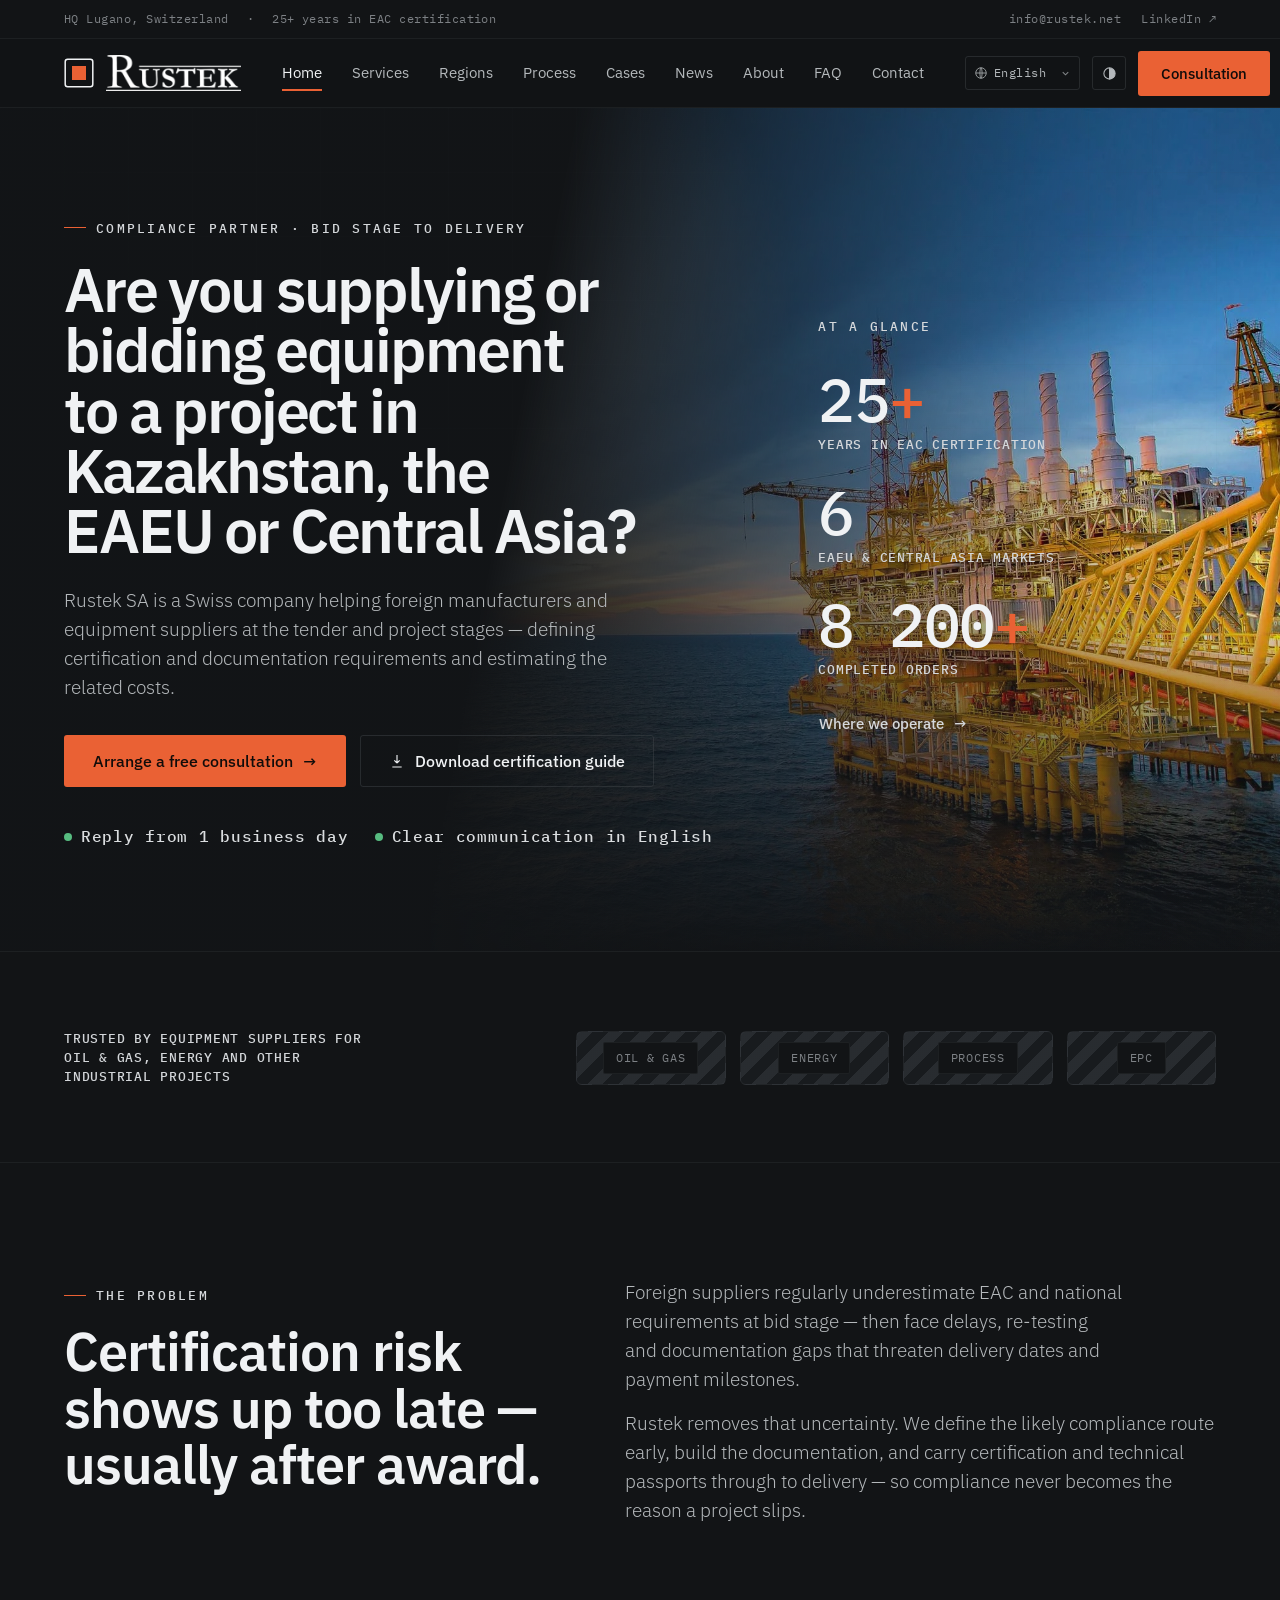
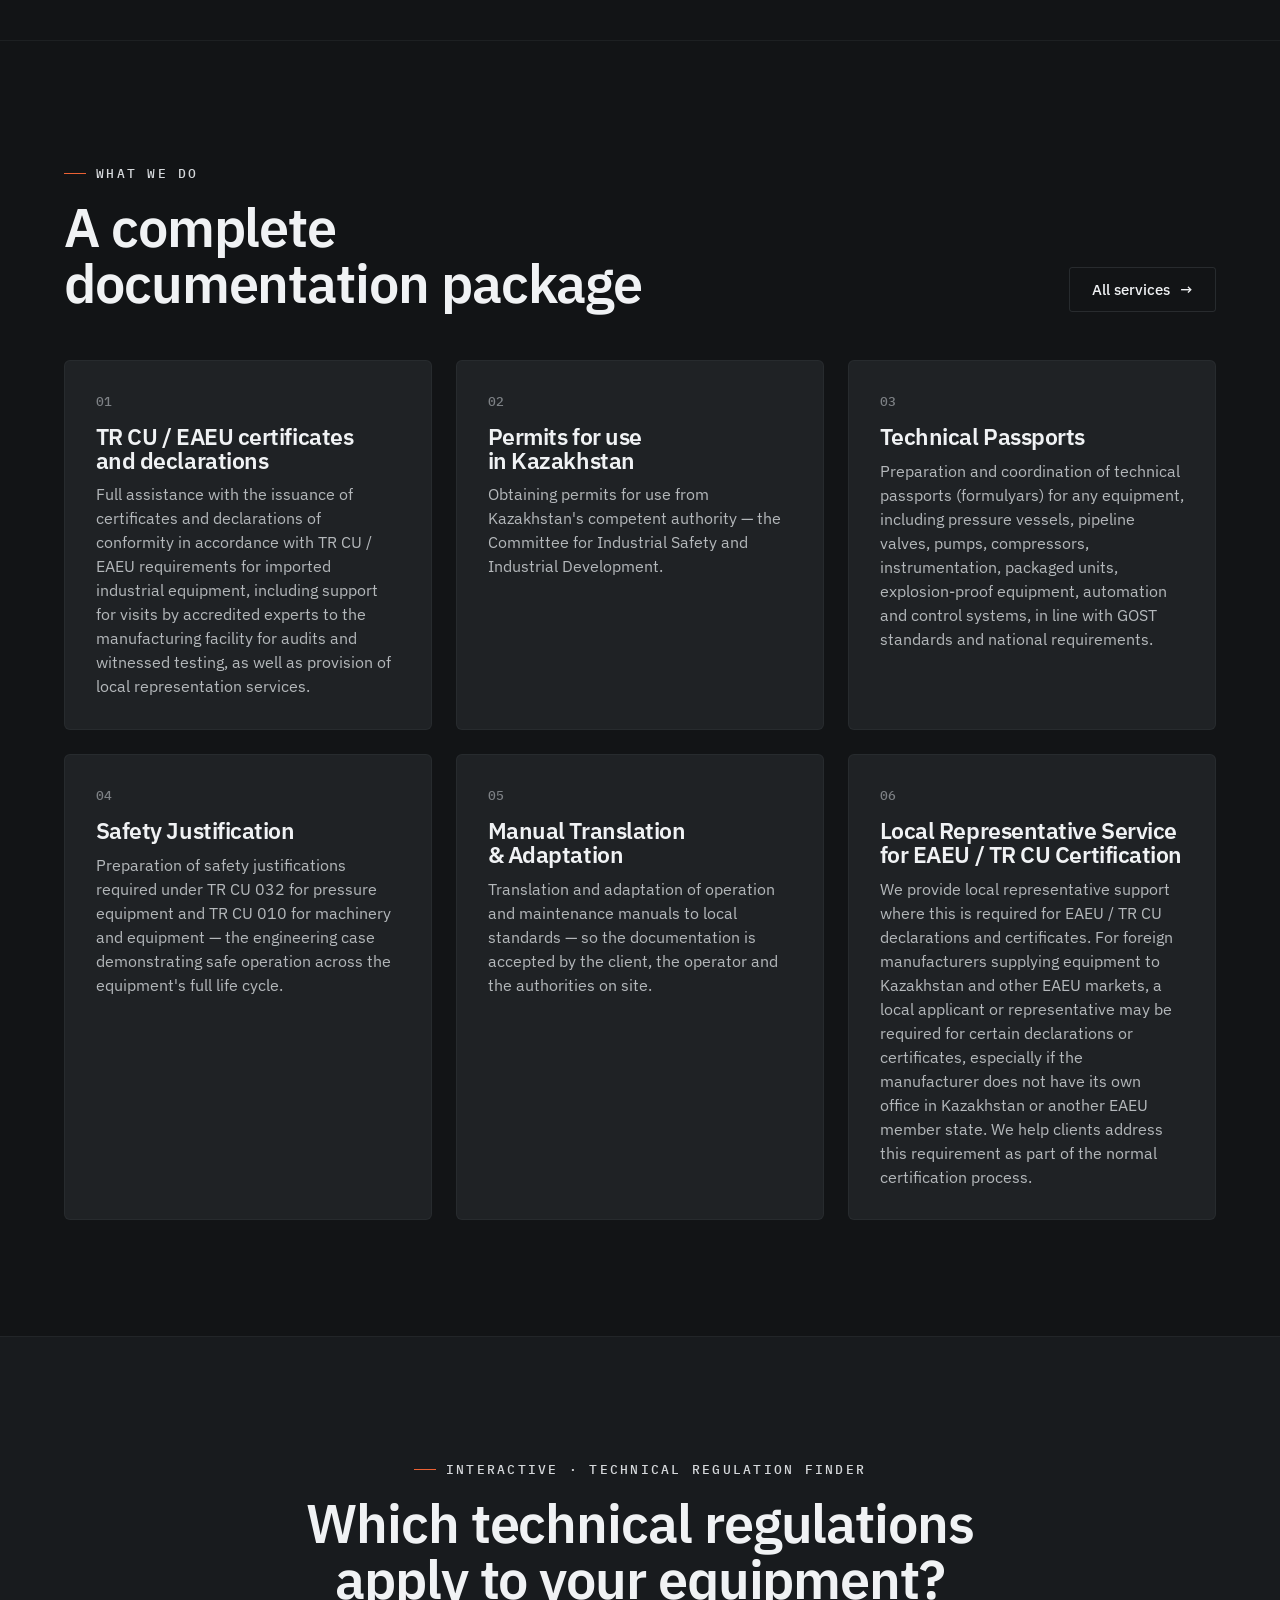
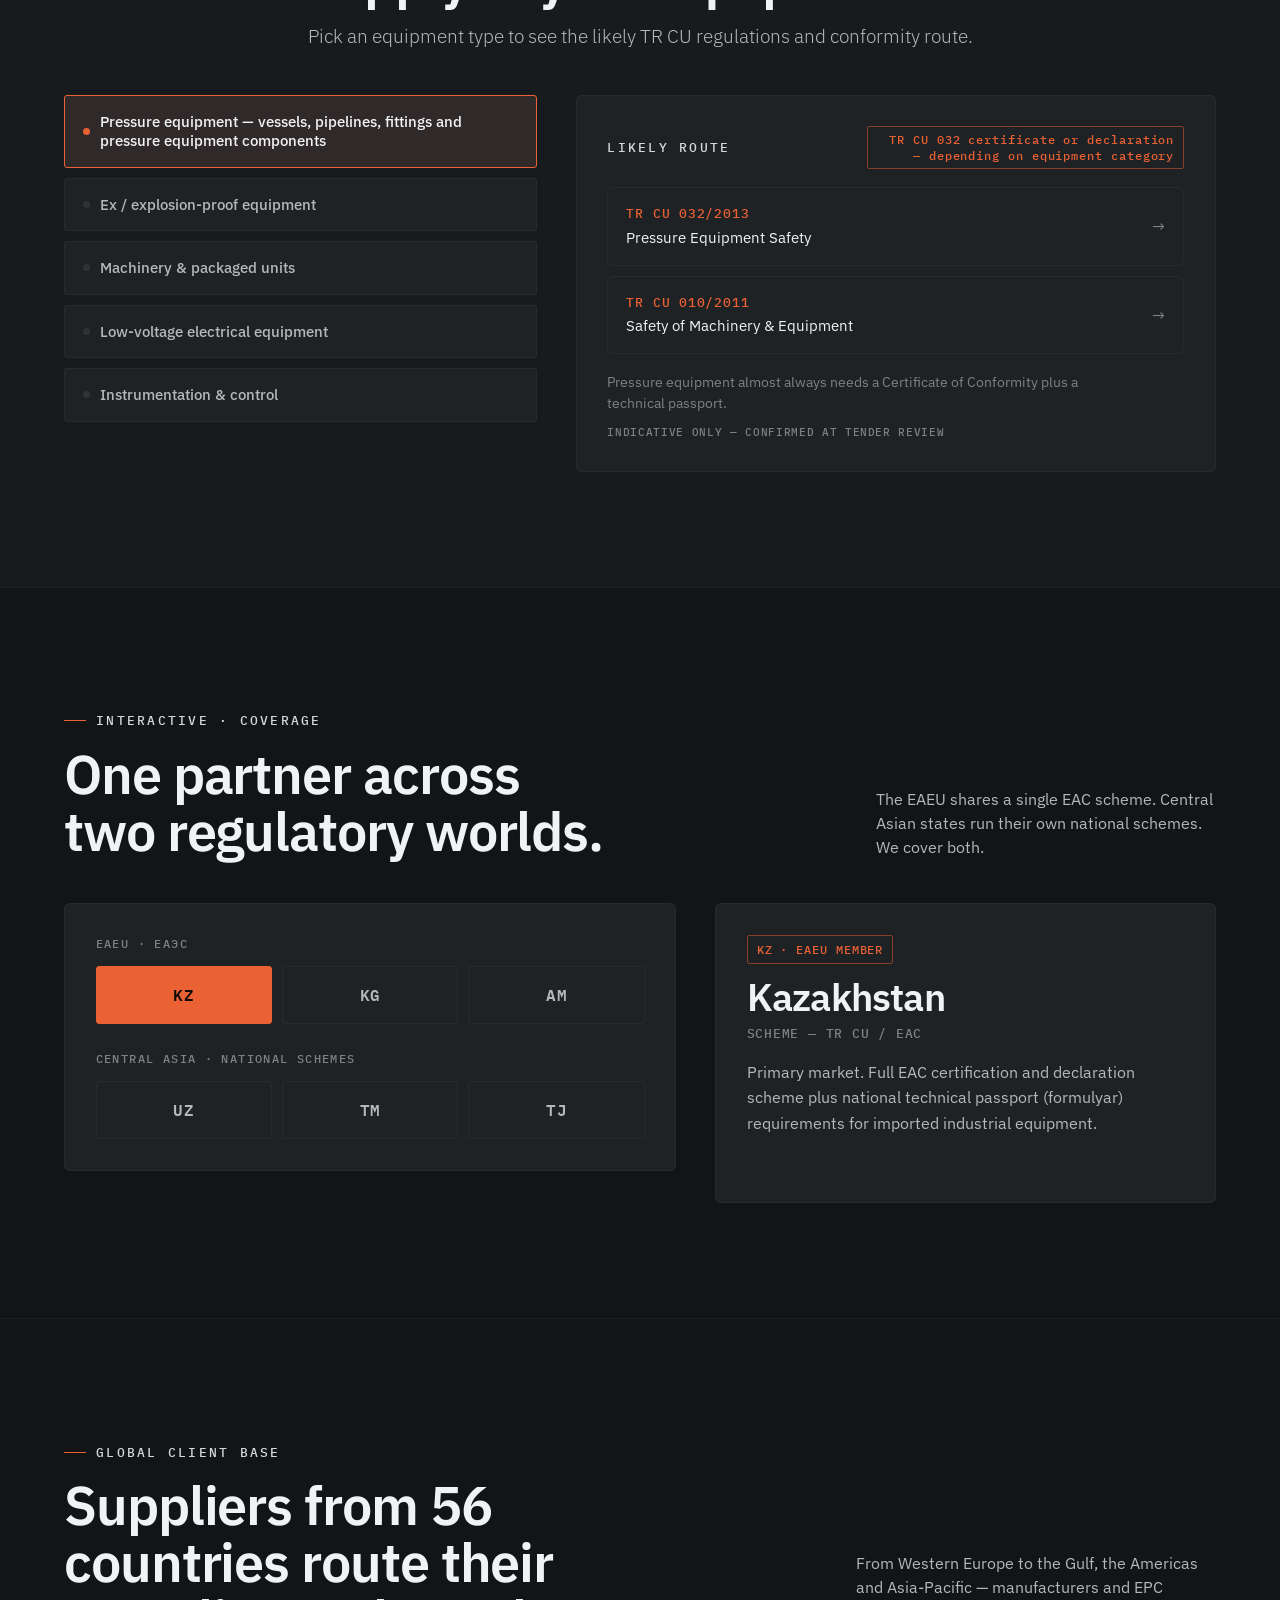
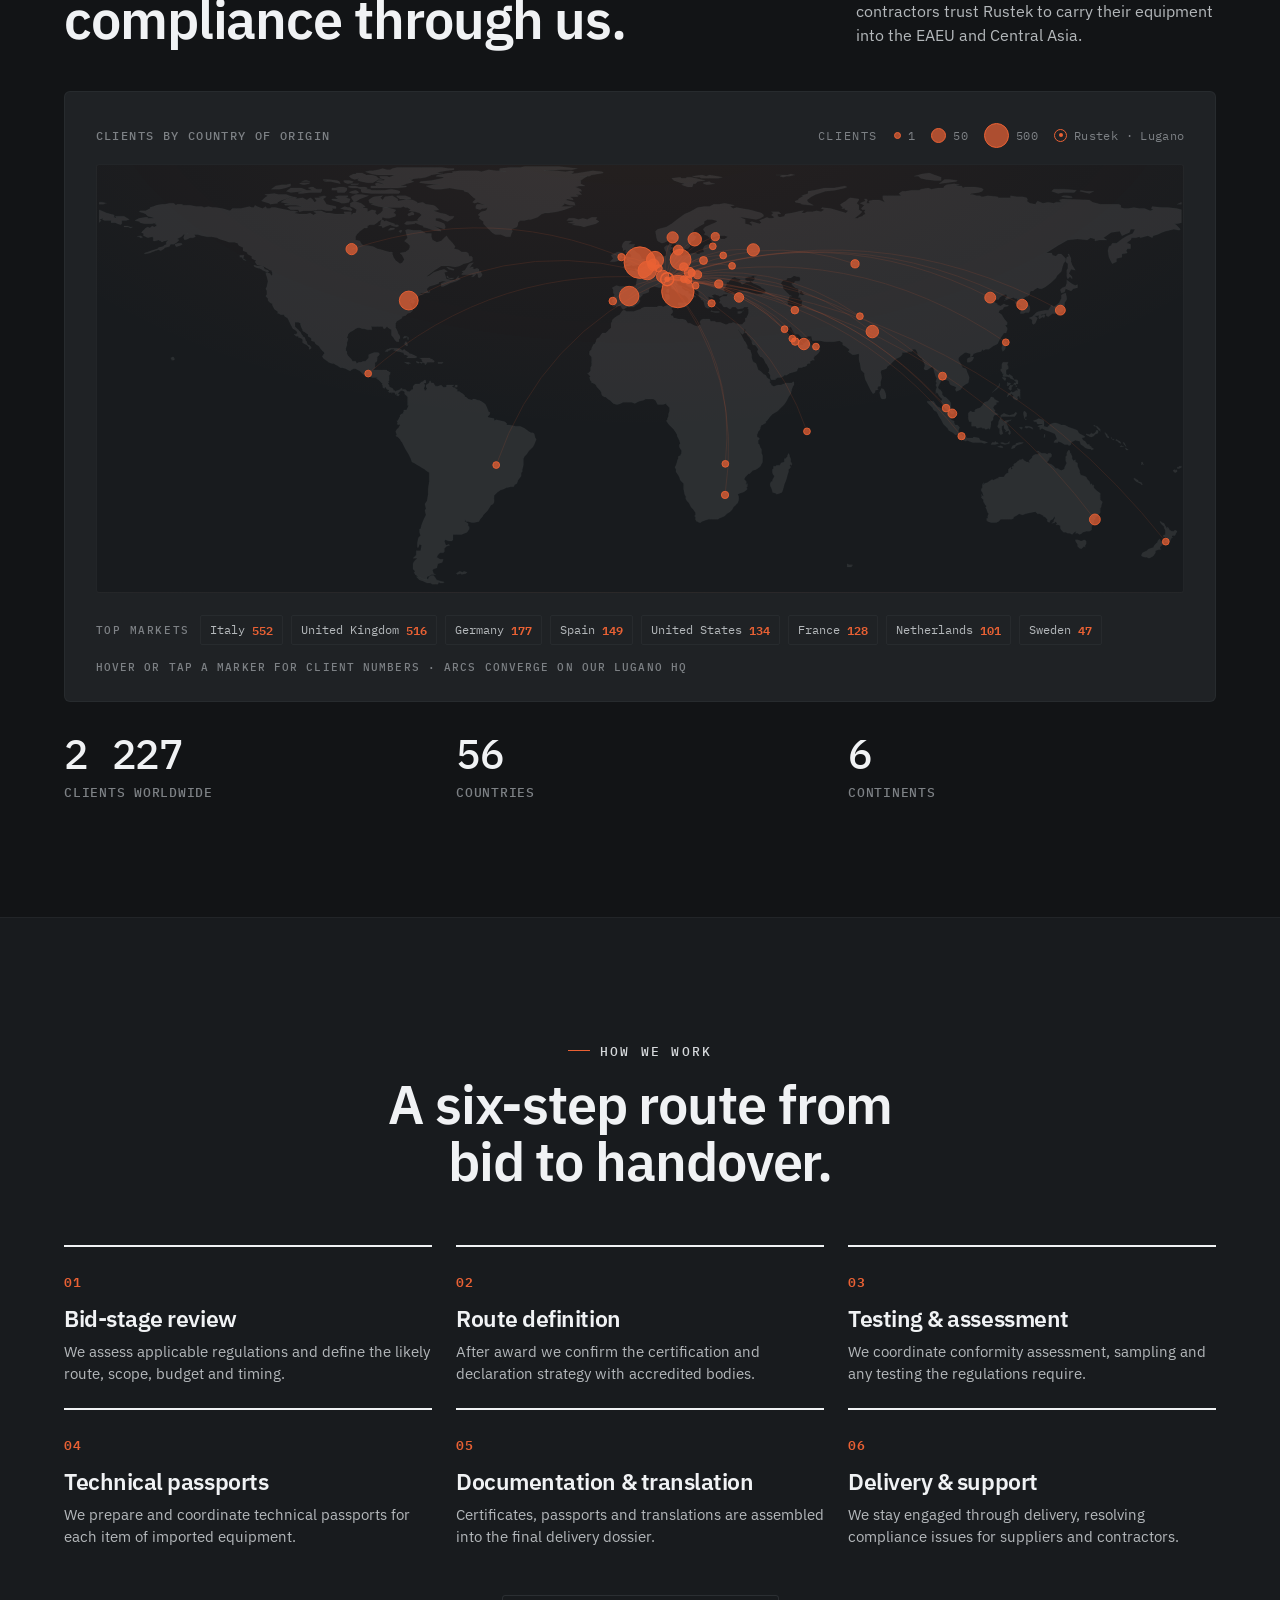
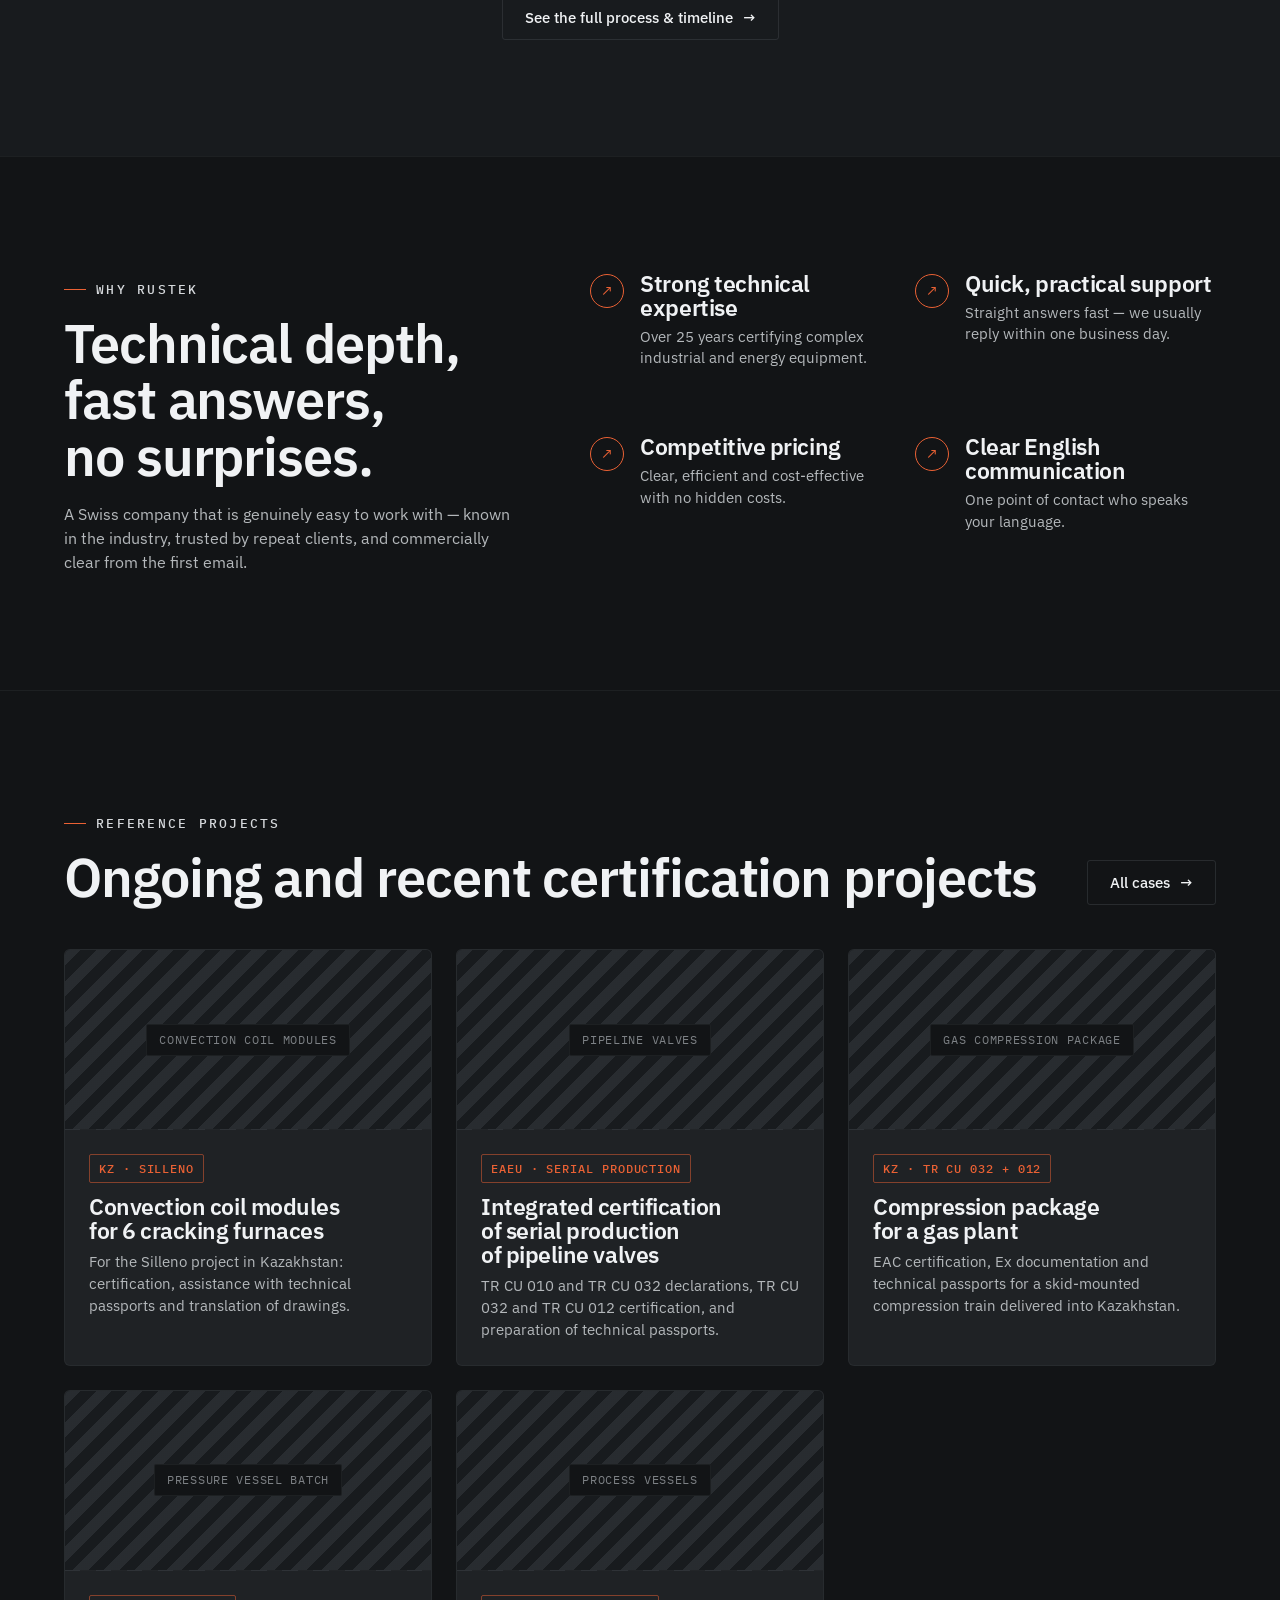
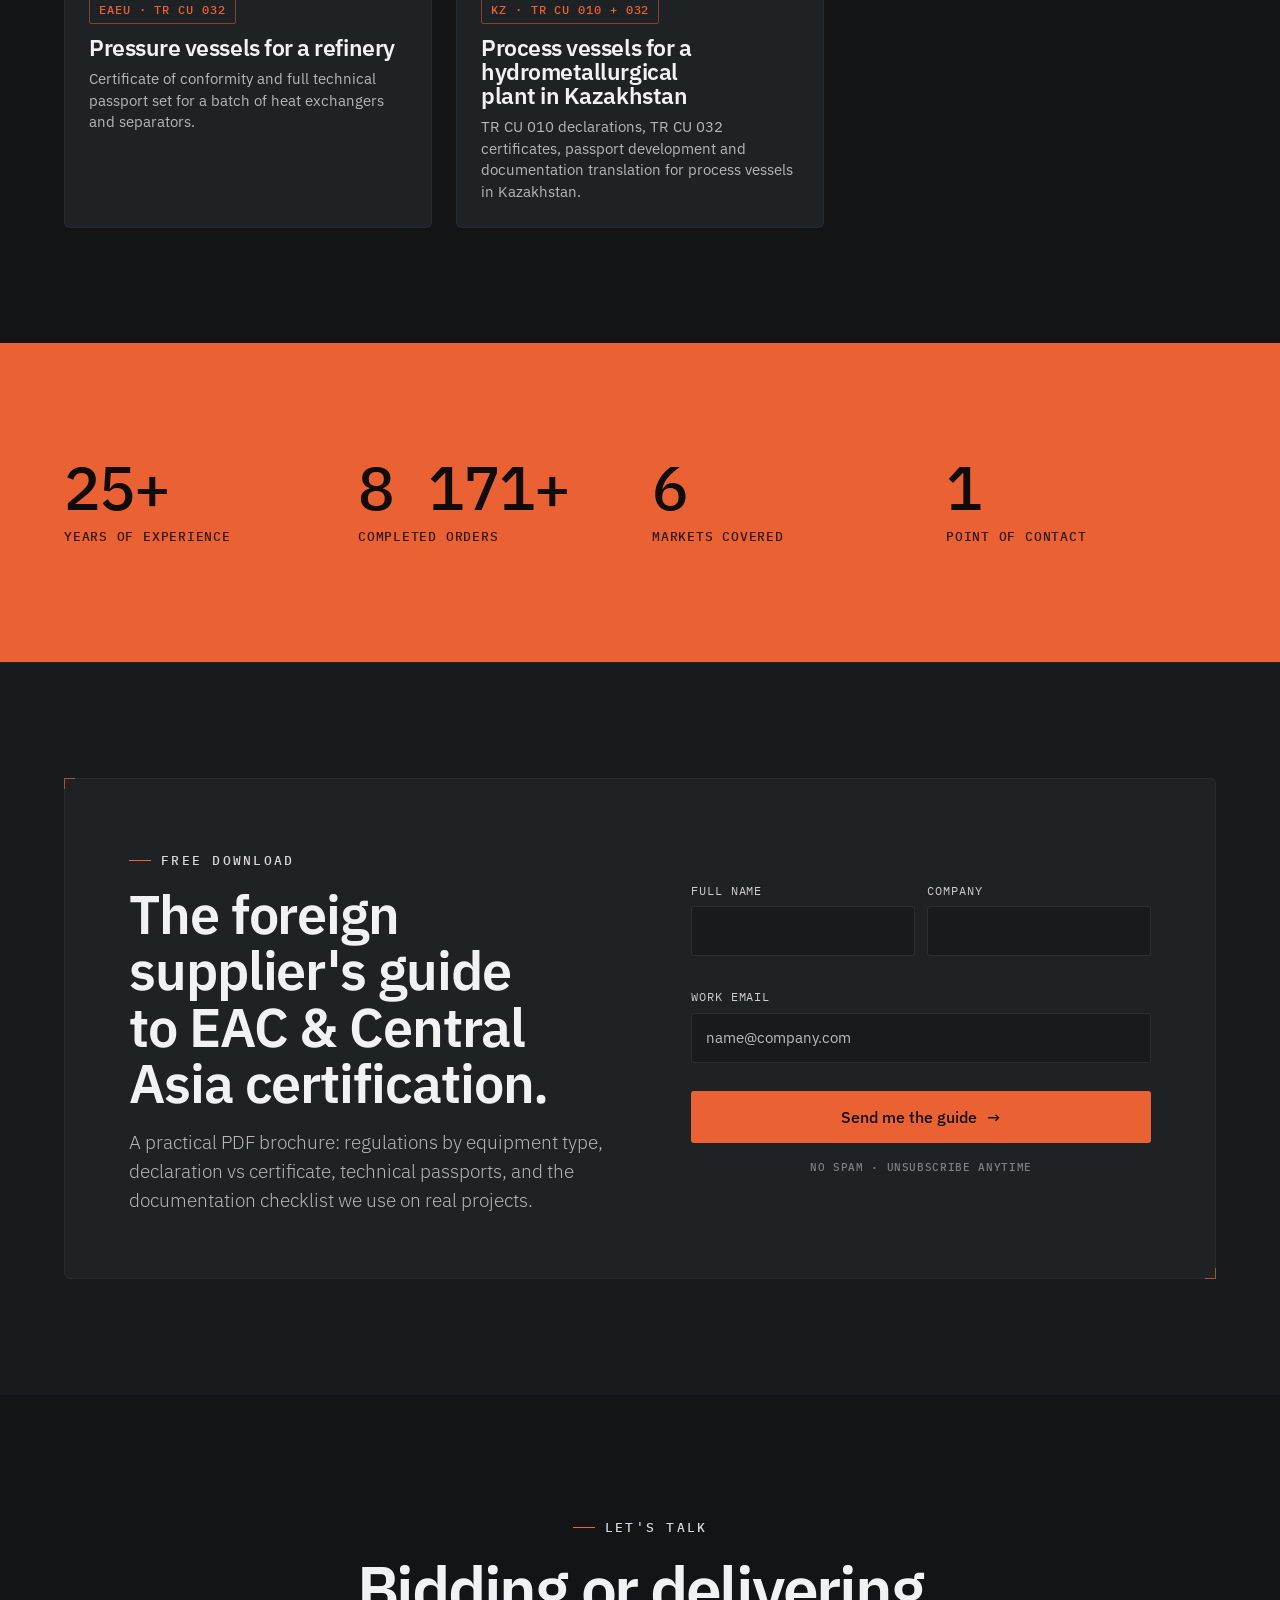
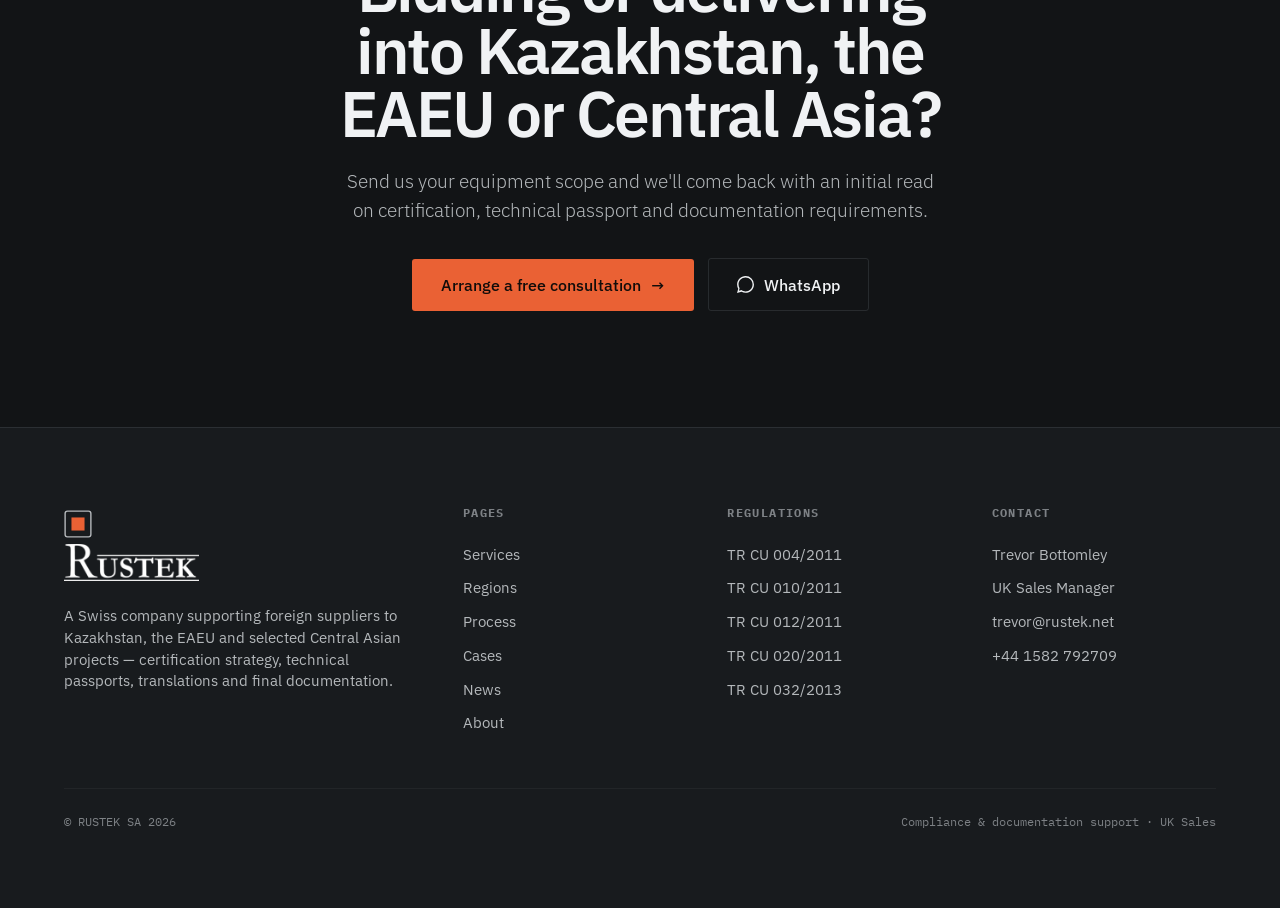
<file: index.html>
<!DOCTYPE html>
<html lang="en" data-theme="graphite">
<head>
<meta charset="UTF-8">
<meta name="viewport" content="width=device-width, initial-scale=1">
<title>Rustek SA - EAC Certification and Documentation for Kazakhstan and Central Asia</title>
<meta name="description" content="Rustek SA helps foreign equipment manufacturers and suppliers define EAC certification, TR CU documentation, technical passports and tender-stage compliance costs for Kazakhstan, the EAEU and Central Asia.">
<link rel="canonical" href="https://www.rustek.net/">
<link rel="alternate" hreflang="en" href="https://www.rustek.net/?lang=en">
<link rel="alternate" hreflang="ru" href="https://www.rustek.net/?lang=ru">
<link rel="alternate" hreflang="zh" href="https://www.rustek.net/?lang=zh">
<link rel="alternate" hreflang="es" href="https://www.rustek.net/?lang=es">
<link rel="alternate" hreflang="it" href="https://www.rustek.net/?lang=it">
<link rel="alternate" hreflang="de" href="https://www.rustek.net/?lang=de">
<link rel="alternate" hreflang="x-default" href="https://www.rustek.net/">
<script type="application/ld+json">
{
    "@context":  "https://schema.org",
    "@type":  "Organization",
    "name":  "Rustek SA",
    "url":  "https://www.rustek.net/",
    "logo":  "https://www.rustek.net/assets/rustek-logo-official-white.png",
    "email":  "info@rustek.net",
    "address":  {
                    "@type":  "PostalAddress",
                    "addressLocality":  "Lugano",
                    "addressRegion":  "Ticino",
                    "addressCountry":  "CH"
                },
    "sameAs":  [
                   "https://www.linkedin.com/company/rusteksa"
               ],
    "areaServed":  [
                       "Kazakhstan",
                       "EAEU",
                       "Central Asia"
                   ],
    "description":  "Swiss compliance and documentation partner for foreign equipment suppliers delivering industrial projects into Kazakhstan, the EAEU and Central Asia."
}
</script>
<script type="application/ld+json">
{
    "@context":  "https://schema.org",
    "@type":  "WebSite",
    "name":  "Rustek SA",
    "url":  "https://www.rustek.net/",
    "inLanguage":  [
                       "en",
                       "ru"
                   ]
}
</script>

<link rel="stylesheet" href="assets/site.css?v=20260609-3">
</head>
<body>

<!-- ================= TOP BAR ================= -->
<div class="topbar">
  <div class="wrap">
    <div class="row" style="gap:18px">
      <span data-en="HQ Lugano, Switzerland" data-ru="Штаб-квартира — Лугано, Швейцария">HQ Lugano, Switzerland</span>
      <span class="faint">·</span>
      <span data-en="25+ years in EAC certification" data-ru="25+ лет в сертификации EAC">25+ years in EAC certification</span>
    </div>
    <div class="tb-right">
      <a href="mailto:info@rustek.net">info@rustek.net</a>
      <a href="https://www.linkedin.com/company/rusteksa" target="_blank" rel="noopener">LinkedIn ↗</a>
    </div>
  </div>
</div>

<!-- ================= HEADER ================= -->
<header class="nav">
  <div class="wrap">
    <a class="brand" href="index.html" aria-label="Rustek SA home">
      <span class="mark">
        <svg viewBox="0 0 30 30" width="30" height="30" aria-hidden="true">
          <rect x="1.2" y="1.2" width="27.6" height="27.6" rx="2.5" fill="none" stroke="currentColor" stroke-width="1.5"/>
          <rect x="8" y="8" width="14" height="14" fill="var(--accent)"/>
        </svg>
      </span>
      <img class="brand-logo-img" src="assets/rustek-logo-official-white.png" alt="Rustek">
    </a>
    <nav class="nav-links">
      <a href="index.html" class="active" data-en="Home" data-ru="Главная">Home</a>
      <a href="services.html" data-en="Services" data-ru="Услуги">Services</a>
      <a href="regions.html" data-en="Regions" data-ru="Регионы">Regions</a>
      <a href="process.html" data-en="Process" data-ru="Процесс">Process</a>
      <a href="cases.html" data-en="Cases" data-ru="Кейсы">Cases</a><a href="news.html" data-en="News" data-ru="Новости">News</a>
      <a href="about.html" data-en="About" data-ru="О нас">About</a><a href="faq.html" data-en="FAQ" data-ru="FAQ">FAQ</a><a href="contact.html" data-en="Contact" data-ru="Контакты">Contact</a>
    </nav>
    <div class="nav-right">
      <div class="langtoggle" role="group" aria-label="Language">
        <button data-lang="en">EN</button>
        <button data-lang="ru">RU</button>
      </div>
      <button class="themedot" data-theme-cycle aria-label="Switch theme" title="Switch theme">
        <svg width="15" height="15" viewBox="0 0 24 24" fill="none" stroke="currentColor" stroke-width="1.7"><circle cx="12" cy="12" r="9"/><path d="M12 3v18" /><path d="M12 3a9 9 0 0 1 0 18z" fill="currentColor" stroke="none"/></svg>
      </button>
      <a href="contact.html" class="btn btn--primary" data-en="Consultation" data-ru="Консультация">Consultation</a>
      <button class="burger" data-mm-open aria-label="Menu">
        <svg width="18" height="18" viewBox="0 0 24 24" fill="none" stroke="currentColor" stroke-width="1.8"><path d="M3 6h18M3 12h18M3 18h18"/></svg><span class="burger-label" data-en="Menu" data-ru="Меню">Menu</span>
      </button>
    </div>
  </div>
</header>

<!-- mobile menu -->
<div class="mobile-menu">
  <div class="mm-head">
    <span class="brand"><span class="sub">RUSTEK SA</span></span>
    <button class="themedot" data-mm-close aria-label="Close">
      <svg width="16" height="16" viewBox="0 0 24 24" fill="none" stroke="currentColor" stroke-width="1.8"><path d="M6 6l12 12M18 6L6 18"/></svg>
    </button>
  </div>
  <a href="index.html" data-en="Home" data-ru="Главная">Home <span class="faint mono">01</span></a>
  <a href="services.html" data-en="Services" data-ru="Услуги">Services <span class="faint mono">02</span></a>
  <a href="regions.html" data-en="Regions" data-ru="Регионы">Regions <span class="faint mono">03</span></a>
  <a href="process.html" data-en="Process" data-ru="Процесс">Process <span class="faint mono">04</span></a>
  <a href="cases.html" data-en="Cases" data-ru="Кейсы">Cases <span class="faint mono">05</span></a>
  <a href="about.html" data-en="About" data-ru="О нас">About <span class="faint mono">06</span></a>
  <a href="faq.html" data-en="FAQ" data-ru="FAQ">FAQ <span class="faint mono">07</span></a>
  <a href="contact.html" data-en="Contact" data-ru="Контакты">Contact <span class="faint mono">08</span></a>
  <div class="row" style="margin-top:24px;justify-content:space-between">
    <div class="langtoggle"><button data-lang="en">EN</button><button data-lang="ru">RU</button></div>
    <button class="btn btn--ghost" data-theme-cycle><span data-en="Theme:" data-ru="Тема:">Theme:</span>&nbsp;<span data-theme-label>Graphite</span></button>
  </div>
</div>

<!-- ================= HERO ================= -->
<section class="hero section hero--photo" style="padding-block:clamp(56px,8vw,104px)">
  <div class="grid-bg"></div>
  <div class="wrap" style="position:relative;z-index:1">
    <div style="display:grid;grid-template-columns:1.55fr 1fr;gap:clamp(32px,5vw,72px);align-items:center" class="hero-grid">
      <div>
        <div class="eyebrow reveal" data-en="Compliance partner · Bid stage to delivery" data-ru="Партнёр по соответствию · От тендера до поставки">Compliance partner · Bid stage to delivery</div>
        <h1 class="h-display reveal" style="margin:22px 0 0;font-size:clamp(1.95rem,4.8vw,4.05rem)" data-en="Are you supplying or bidding equipment to a project in Kazakhstan, the EAEU or Central Asia?" data-ru="Вы поставляете или участвуете в тендере на поставку оборудования для проекта в Казахстане, ЕАЭС или Центральной Азии?">Are you supplying or bidding equipment to a project in Kazakhstan, the EAEU or Central Asia?</h1>
        <p class="lead reveal" style="margin:26px 0 0;max-width:620px" data-en="Rustek SA is a Swiss company helping foreign manufacturers and equipment suppliers at the tender and project stages — defining certification and documentation requirements and estimating the related costs." data-ru="Rustek SA — швейцарская компания, помогающая иностранным производителям и поставщикам оборудования на этапах тендера и проекта — определяем требования по сертификации и документации, производим оценку соответствующих затрат">Rustek SA is a Swiss company helping foreign manufacturers and equipment suppliers at the tender and project stages — defining certification and documentation requirements and estimating the related costs.</p>
        <div class="stack-end reveal" style="margin-top:34px">
          <a href="contact.html" class="btn btn--primary btn--lg">
            <span data-en="Arrange a free consultation" data-ru="Запросить бесплатную консультацию">Arrange a free consultation</span>
            <span class="ar">→</span>
          </a>
          <a href="#guide" class="btn btn--ghost btn--lg">
            <svg width="16" height="16" viewBox="0 0 24 24" fill="none" stroke="currentColor" stroke-width="1.7"><path d="M12 3v12m0 0l-4-4m4 4l4-4M5 21h14"/></svg>
            <span data-en="Download certification guide" data-ru="Скачать гайд по сертификации">Download certification guide</span>
          </a>
        </div>
        <div class="row reveal hero-notes" style="margin-top:38px;gap:26px">
          <div class="row" style="gap:9px"><span style="width:8px;height:8px;border-radius:50%;background:var(--good)"></span><span class="mono faint" data-en="Reply from 1 business day" data-ru="Ответ в срок от 1 рабочего дня">Reply from 1 business day</span></div>
          <div class="row" style="gap:9px"><span style="width:8px;height:8px;border-radius:50%;background:var(--good)"></span><span class="mono faint" data-en="Clear communication in English" data-ru="Чёткая коммуникация на английском">Clear communication in English</span></div>
        </div>
      </div>

      <!-- facts panel -->
      <aside class="card ticked reveal hero-facts" style="padding:28px">
        <div class="eyebrow eyebrow--plain" style="margin-bottom:20px" data-en="At a glance" data-ru="Коротко о нас">At a glance</div>
        <div class="grid" style="gap:0">
          <div style="padding:14px 0;border-bottom:1px solid var(--line-soft)">
            <div class="statnum"><span data-count="25">25</span><span class="u">+</span></div>
            <div class="mono faint" style="font-size:12.5px;margin-top:4px" data-en="YEARS IN EAC CERTIFICATION" data-ru="ЛЕТ В СЕРТИФИКАЦИИ EAC">YEARS IN EAC CERTIFICATION</div>
          </div>
          <div style="padding:14px 0;border-bottom:1px solid var(--line-soft)">
            <div class="statnum"><span data-count="6">6</span></div>
            <div class="mono faint" style="font-size:12.5px;margin-top:4px" data-en="EAEU & CENTRAL ASIA MARKETS" data-ru="РЫНКОВ ЕАЭС И ЦЕНТР. АЗИИ">EAEU &amp; CENTRAL ASIA MARKETS</div>
          </div>
          <div style="padding:14px 0">
            <div class="statnum"><span data-count="8200">8200</span><span class="u">+</span></div>
            <div class="mono faint" style="font-size:12.5px;margin-top:4px" data-en="COMPLETED ORDERS" data-ru="ВЫПОЛНЕННЫХ ЗАКАЗОВ">COMPLETED ORDERS</div>
          </div>
        </div>
        <a href="regions.html" class="btn btn--ghost btn--block" style="margin-top:8px"><span data-en="Where we operate" data-ru="Где мы работаем">Where we operate</span><span class="ar">→</span></a>
      </aside>
    </div>
  </div>
</section>

<!-- ================= TRUST STRIP ================= -->
<section class="section--tight divider">
  <div class="wrap">
    <div class="between">
      <div class="mono faint trust-copy" style="font-size:12.5px;max-width:320px;line-height:1.5" data-en="TRUSTED BY EQUIPMENT SUPPLIERS FOR OIL & GAS, ENERGY AND OTHER INDUSTRIAL PROJECTS" data-ru="НАМ ДОВЕРЯЮТ ПОСТАВЩИКИ ОБОРУДОВАНИЯ ДЛЯ НЕФТЕГАЗОВЫХ, ЭНЕРГЕТИЧЕСКИХ И ПРОЧИХ ПРОМЫШЛЕННЫХ ПРОЕКТОВ">TRUSTED BY EQUIPMENT SUPPLIERS FOR OIL &amp; GAS, ENERGY AND OTHER INDUSTRIAL PROJECTS</div>
      <div class="grid g-4" style="flex:1;min-width:320px;gap:14px;max-width:640px">
        <div class="ph" style="height:54px"><span>OIL &amp; GAS</span></div>
        <div class="ph" style="height:54px"><span>ENERGY</span></div>
        <div class="ph" style="height:54px"><span>PROCESS</span></div>
        <div class="ph" style="height:54px"><span>EPC</span></div>
      </div>
    </div>
  </div>
</section>

<!-- ================= POSITIONING ================= -->
<section class="section divider">
  <div class="wrap">
    <div style="display:grid;grid-template-columns:0.9fr 1.1fr;gap:clamp(32px,6vw,80px)" class="hero-grid">
      <div>
        <div class="eyebrow reveal problem-eyebrow" data-en="The problem" data-ru="Проблема">The problem</div>
        <h2 class="h1 reveal" style="margin-top:18px" data-en="Certification risk shows up too late — usually after award." data-ru="Риски сертификации всплывают слишком поздно — часто уже после победы в тендере.">Certification risk shows up too late — usually after award.</h2>
      </div>
      <div class="flow reveal">
        <p class="lead" data-en="Foreign suppliers regularly underestimate EAC and national requirements at bid stage — then face delays, re-testing and documentation gaps that threaten delivery dates and payment milestones." data-ru="Иностранные поставщики регулярно недооценивают требования EAC и национальных схем на этапе тендера — а затем сталкиваются с задержками, повторными испытаниями и пробелами в документации, которые ставят под угрозу сроки поставки и платёжные вехи.">Foreign suppliers regularly underestimate EAC and national requirements at bid stage — then face delays, re-testing and documentation gaps that threaten delivery dates and payment milestones.</p>
        <p class="lead" data-en="Rustek removes that uncertainty. We define the likely compliance route early, build the documentation, and carry certification and technical passports through to delivery — so compliance never becomes the reason a project slips." data-ru="Rustek снимает эту неопределённость. Мы заранее определяем вероятный маршрут соответствия, готовим документацию и ведём сертификацию и технические паспорта вплоть до поставки — чтобы соответствие никогда не стало причиной срыва проекта.">Rustek removes that uncertainty. We define the likely compliance route early, build the documentation, and carry certification and technical passports through to delivery — so compliance never becomes the reason a project slips.</p>
      </div>
    </div>
  </div>
</section>

<!-- ================= SERVICES ================= -->
<section class="section divider" id="services">
  <div class="wrap">
    <div class="between" style="margin-bottom:48px">
      <div>
        <div class="eyebrow reveal" data-en="What we do" data-ru="Что мы делаем">What we do</div>
        <h2 class="h1 reveal" style="margin-top:16px;max-width:600px" data-en="A complete documentation package" data-ru="Полный комплексный пакет документации">A complete documentation package</h2>
      </div>
      <a href="services.html" class="btn btn--ghost reveal"><span data-en="All services" data-ru="Все услуги">All services</span><span class="ar">→</span></a>
    </div>
    <div class="grid g-3">
      <article class="card card--pad hover reveal">
        <div class="mono faint" style="font-size:12.5px">01</div>
        <h3 class="h3" style="margin:14px 0 10px" data-en="TR CU / EAEU certificates and declarations" data-ru="Оформление сертификатов и деклараций ТР ТС / ЕАЭС">TR CU / EAEU certificates and declarations</h3>
        <p class="muted" data-en="Full assistance with the issuance of certificates and declarations of conformity in accordance with TR CU / EAEU requirements for imported industrial equipment, including support for visits by accredited experts to the manufacturing facility for audits and witnessed testing, as well as provision of local representation services." data-ru="Подготовка и сопровождение оформления сертификатов и деклараций соответствия ТР ТС / ЕАЭС для импортного промышленного оборудования.">Full assistance with the issuance of certificates and declarations of conformity in accordance with TR CU / EAEU requirements for imported industrial equipment, including support for visits by accredited experts to the manufacturing facility for audits and witnessed testing, as well as provision of local representation services.</p>
      </article>
      <article class="card card--pad hover reveal">
        <div class="mono faint" style="font-size:12.5px">02</div>
        <h3 class="h3" style="margin:14px 0 10px" data-en="Permits for use in Kazakhstan" data-ru="Разрешения на применение в РК">Permits for use in Kazakhstan</h3>
        <p class="muted" data-en="Obtaining permits for use from Kazakhstan's competent authority — the Committee for Industrial Safety and Industrial Development." data-ru="Получение разрешений на применение от профильного ведомства РК — Комитета промышленной безопасности и индустриального развития.">Obtaining permits for use from Kazakhstan's competent authority — the Committee for Industrial Safety and Industrial Development.</p>
      </article>
      <article class="card card--pad hover reveal">
        <div class="mono faint" style="font-size:12.5px">03</div>
        <h3 class="h3" style="margin:14px 0 10px" data-en="Technical Passports" data-ru="Технические паспорта">Technical Passports</h3>
        <p class="muted" data-en="Preparation and coordination of technical passports (formulyars) for any equipment, including pressure vessels, pipeline valves, pumps, compressors, instrumentation, packaged units, explosion-proof equipment, automation and control systems, in line with GOST standards and national requirements." data-ru="Подготовка и координация технических паспортов (формуляров) для любого оборудования, включая сосуды под давлением, трубопроводную арматуру, насосное и компрессорное оборудование, приборы КИПиА, комплексные установки, взрывозащищенное оборудование, системы автоматизации и управления в соответствии с ГОСТами и национальными требованиями.">Preparation and coordination of technical passports (formulyars) for any equipment, including pressure vessels, pipeline valves, pumps, compressors, instrumentation, packaged units, explosion-proof equipment, automation and control systems, in line with GOST standards and national requirements.</p>
      </article>
      <article class="card card--pad hover reveal">
        <div class="mono faint" style="font-size:12.5px">04</div>
        <h3 class="h3" style="margin:14px 0 10px" data-en="Safety Justification" data-ru="Обоснование безопасности">Safety Justification</h3>
        <p class="muted" data-en="Preparation of safety justifications required under TR CU 032 for pressure equipment and TR CU 010 for machinery and equipment — the engineering case demonstrating safe operation across the equipment's full life cycle." data-ru="Подготовка обоснований безопасности, требуемых ТР ТС 032 (оборудование под давлением) и ТР ТС 010 (безопасности машин и оборудования) при оформлении сертификатов и деклараций соответсвия и включаемых в стандартный пакет документации для поставляемого оборудования">Preparation of safety justifications required under TR CU 032 for pressure equipment and TR CU 010 for machinery and equipment — the engineering case demonstrating safe operation across the equipment's full life cycle.</p>
      </article>
      <article class="card card--pad hover reveal">
        <div class="mono faint" style="font-size:12.5px">05</div>
        <h3 class="h3" style="margin:14px 0 10px" data-en="Manual Translation & Adaptation" data-ru="Перевод и адаптация руководств">Manual Translation &amp; Adaptation</h3>
        <p class="muted" data-en="Translation and adaptation of operation and maintenance manuals to local standards — so the documentation is accepted by the client, the operator and the authorities on site." data-ru="Перевод и адаптация руководств по эксплуатации и обслуживанию под местные стандарты — чтобы документация была принята заказчиком, эксплуатантом и органами на площадке.">Translation and adaptation of operation and maintenance manuals to local standards — so the documentation is accepted by the client, the operator and the authorities on site.</p>
      </article>
      <article class="card card--pad hover reveal">
        <div class="mono faint" style="font-size:12.5px">06</div>
        <h3 class="h3" style="margin:14px 0 10px" data-en="Local Representative Service for EAEU / TR CU Certification" data-ru="Уполномоченное производителем лицо">Local Representative Service for EAEU / TR CU Certification</h3>
        <p class="muted" data-en="We provide local representative support where this is required for EAEU / TR CU declarations and certificates. For foreign manufacturers supplying equipment to Kazakhstan and other EAEU markets, a local applicant or representative may be required for certain declarations or certificates, especially if the manufacturer does not have its own office in Kazakhstan or another EAEU member state. We help clients address this requirement as part of the normal certification process." data-ru="Уполномоченное изготовителем лицо — это компания или индивидуальный предприниматель, зарегистрированные в ЕАЭС и назначенные иностранным изготовителем по договору для представления его интересов по вопросам подтверждения соответствия продукции требованиям ТР ТС / ТР ЕАЭС. Такое лицо может быть заявителем по сертификату или декларации соответствия и несет соответствующие обязательства перед органами контроля в ЕАЭС.">We provide local representative support where this is required for EAEU / TR CU declarations and certificates. For foreign manufacturers supplying equipment to Kazakhstan and other EAEU markets, a local applicant or representative may be required for certain declarations or certificates, especially if the manufacturer does not have its own office in Kazakhstan or another EAEU member state. We help clients address this requirement as part of the normal certification process.</p>
      </article>
    </div>
  </div>
</section>

<!-- ================= TR CU SELECTOR ================= -->
<section class="section divider" style="background:var(--bg-2)">
  <div class="wrap">
    <div class="center" style="max-width:720px;margin:0 auto 44px">
      <div class="eyebrow reveal" style="justify-content:center" data-en="Interactive · Technical regulation finder" data-ru="Интерактив · Подбор техрегламента">Interactive · Technical regulation finder</div>
      <h2 class="h1 reveal" style="margin-top:16px" data-en="Which technical regulations apply to your equipment?" data-ru="Какие техрегламенты применимы к вашему оборудованию?">Which technical regulations apply to your equipment?</h2>
      <p class="lead reveal" style="margin-top:14px" data-en="Pick an equipment type to see the likely TR CU regulations and conformity route." data-ru="Выберите тип оборудования, чтобы увидеть вероятные регламенты ТР ТС и маршрут соответствия.">Pick an equipment type to see the likely TR CU regulations and conformity route.</p>
    </div>

    <div data-selector style="display:grid;grid-template-columns:0.85fr 1.15fr;gap:clamp(20px,3vw,40px);align-items:start" class="hero-grid reveal">
      <div class="grid" style="gap:10px">
        <button class="seg-btn sel" data-eq="pressure"><span data-en="Pressure equipment — vessels, pipelines, fittings and pressure equipment components" data-ru="Оборудование под давлением - сосуды, трубопроводы, арматура, элементы оборудования под давлением">Pressure equipment — vessels, pipelines, fittings and pressure equipment components</span></button>
        <button class="seg-btn" data-eq="ex"><span data-en="Ex / explosion-proof equipment" data-ru="Ex / взрывозащищённое оборудование">Ex / explosion-proof equipment</span></button>
        <button class="seg-btn" data-eq="machinery"><span data-en="Machinery & packaged units" data-ru="Машины и блочно-комплектные установки">Machinery &amp; packaged units</span></button>
        <button class="seg-btn" data-eq="electrical"><span data-en="Low-voltage electrical equipment" data-ru="Низковольтное электрооборудование">Low-voltage electrical equipment</span></button>
        <button class="seg-btn" data-eq="instrument"><span data-en="Instrumentation & control" data-ru="КИПиА и системы управления">Instrumentation &amp; control</span></button>
      </div>
      <div class="card card--pad" data-selector-out style="min-height:280px"></div>
    </div>
  </div>
</section>

<!-- ================= REGIONS MAP ================= -->
<section class="section divider" id="regions">
  <div class="wrap">
    <div class="between" style="margin-bottom:44px">
      <div>
        <div class="eyebrow reveal" data-en="Interactive · Coverage" data-ru="Интерактив · География">Interactive · Coverage</div>
        <h2 class="h1 reveal" style="margin-top:16px;max-width:560px" data-en="One partner across two regulatory worlds." data-ru="Один партнёр в двух регуляторных мирах.">One partner across two regulatory worlds.</h2>
      </div>
      <p class="muted reveal" style="max-width:340px" data-en="The EAEU shares a single EAC scheme. Central Asian states run their own national schemes. We cover both." data-ru="ЕАЭС использует единую схему EAC. Государства Центральной Азии — собственные национальные схемы. Мы покрываем оба мира.">The EAEU shares a single EAC scheme. Central Asian states run their own national schemes. We cover both.</p>
    </div>

    <div style="display:grid;grid-template-columns:1.1fr 0.9fr;gap:clamp(20px,3vw,40px);align-items:start" class="hero-grid reveal">
      <div data-region-map class="card card--pad">
        <div class="mono faint" style="font-size:11.5px;letter-spacing:.12em;margin-bottom:14px">EAEU · ЕАЭС</div>
        <div class="grid g-3" style="gap:10px;margin-bottom:26px">
          <button class="rc-btn sel" data-rc="kz">KZ</button>
          <button class="rc-btn" data-rc="kg">KG</button>
          <button class="rc-btn" data-rc="am">AM</button>
        </div>
        <div class="mono faint" style="font-size:11.5px;letter-spacing:.12em;margin-bottom:14px" data-en="CENTRAL ASIA · NATIONAL SCHEMES" data-ru="ЦЕНТРАЛЬНАЯ АЗИЯ · НАЦ. СХЕМЫ">CENTRAL ASIA · NATIONAL SCHEMES</div>
        <div class="grid g-3" style="gap:10px">
          <button class="rc-btn" data-rc="uz">UZ</button>
          <button class="rc-btn" data-rc="tm">TM</button>
          <button class="rc-btn" data-rc="tj">TJ</button>
        </div>
      </div>
      <div class="card card--pad" data-region-panel style="min-height:300px"></div>
    </div>
  </div>
</section>

<!-- ================= GLOBAL CLIENTS MAP ================= -->
<section class="section divider" id="clients">
  <div class="wrap">
    <div class="between" style="margin-bottom:44px">
      <div>
        <div class="eyebrow reveal" data-en="Global client base" data-ru="Глобальная база клиентов">Global client base</div>
        <h2 class="h1 reveal" style="margin-top:16px;max-width:600px" data-en="Suppliers from 56 countries route their compliance through us." data-ru="Список клиентов включает компании из 56 стран.">Suppliers from 56 countries route their compliance through us.</h2>
      </div>
      <p class="muted reveal" style="max-width:360px" data-en="From Western Europe to the Gulf, the Americas and Asia-Pacific — manufacturers and EPC contractors trust Rustek to carry their equipment into the EAEU and Central Asia." data-ru="От Западной Европы до Персидского залива, Америк и Азиатско-Тихоокеанского региона — производители и EPC-подрядчики доверили Rustek сопровождение оборудования в ЕАЭС и Центральную Азию.">From Western Europe to the Gulf, the Americas and Asia-Pacific — manufacturers and EPC contractors trust Rustek to carry their equipment into the EAEU and Central Asia.</p>
    </div>

    <div class="card card--pad reveal cm-card" data-client-map>
      <div class="cm-head">
        <div class="mono faint cm-head-l" data-en="CLIENTS BY COUNTRY OF ORIGIN" data-ru="КЛИЕНТЫ ПО СТРАНЕ ПРОИСХОЖДЕНИЯ">CLIENTS BY COUNTRY OF ORIGIN</div>
        <div class="cm-legend">
          <span class="cm-lg-cap" data-en="CLIENTS" data-ru="КЛИЕНТОВ">CLIENTS</span>
          <span class="cm-lg-item"><span class="cm-lg-dot" style="--d:7px"></span>1</span>
          <span class="cm-lg-item"><span class="cm-lg-dot" style="--d:15px"></span>50</span>
          <span class="cm-lg-item"><span class="cm-lg-dot" style="--d:25px"></span>500</span>
          <span class="cm-lg-item cm-lg-hub"><span class="cm-lg-ring"></span><span data-en="Rustek · Lugano" data-ru="Rustek · Лугано">Rustek · Lugano</span></span>
        </div>
      </div>
      <div class="cm-wrap" data-cm-stage>
        <noscript><p class="faint mono" style="padding:24px">Interactive client map requires JavaScript.</p></noscript>
      </div>
      <div class="cm-top" data-cm-top></div>
      <p class="faint mono cm-hint" data-en="HOVER OR TAP A MARKER FOR CLIENT NUMBERS · ARCS CONVERGE ON OUR LUGANO HQ" data-ru="НАВЕДИТЕ ИЛИ НАЖМИТЕ НА МАРКЕР · ДУГИ СХОДЯТСЯ К ШТАБУ В ЛУГАНО">HOVER OR TAP A MARKER FOR CLIENT NUMBERS · ARCS CONVERGE ON OUR LUGANO HQ</p>
    </div>

    <div class="grid g-3 cm-stats">
      <div class="reveal"><div class="statnum"><span data-count="2227">2 227</span></div><div class="mono faint" style="font-size:12.5px;margin-top:8px" data-en="CLIENTS WORLDWIDE" data-ru="КЛИЕНТОВ ПО МИРУ">CLIENTS WORLDWIDE</div></div>
      <div class="reveal"><div class="statnum"><span data-count="56">56</span></div><div class="mono faint" style="font-size:12.5px;margin-top:8px" data-en="COUNTRIES" data-ru="СТРАН">COUNTRIES</div></div>
      <div class="reveal"><div class="statnum"><span data-count="6">6</span></div><div class="mono faint" style="font-size:12.5px;margin-top:8px" data-en="CONTINENTS" data-ru="КОНТИНЕНТОВ">CONTINENTS</div></div>
    </div>
  </div>
</section>

<!-- ================= PROCESS ================= -->
<section class="section divider" style="background:var(--bg-2)" id="process">
  <div class="wrap">
    <div class="center" style="max-width:680px;margin:0 auto 56px">
      <div class="eyebrow reveal" style="justify-content:center" data-en="How we work" data-ru="Как мы работаем">How we work</div>
      <h2 class="h1 reveal" style="margin-top:16px" data-en="A six-step route from bid to handover." data-ru="Шесть шагов от тендера до сдачи.">A six-step route from bid to handover.</h2>
    </div>
    <div class="grid g-3 proc-grid">
      <div class="proc-step reveal"><div class="proc-n">01</div><h4 class="h3" data-en="Bid-stage review" data-ru="Анализ на этапе тендера">Bid-stage review</h4><p class="muted" data-en="We assess applicable regulations and define the likely route, scope, budget and timing." data-ru="Оцениваем применимые регламенты и определяем вероятный маршрут, объём, бюджет и сроки.">We assess applicable regulations and define the likely route, scope, budget and timing.</p></div>
      <div class="proc-step reveal"><div class="proc-n">02</div><h4 class="h3" data-en="Route definition" data-ru="Определение маршрута">Route definition</h4><p class="muted" data-en="After award we confirm the certification and declaration strategy with accredited bodies." data-ru="После победы согласуем стратегию сертификации и декларирования с аккредитованными органами.">After award we confirm the certification and declaration strategy with accredited bodies.</p></div>
      <div class="proc-step reveal"><div class="proc-n">03</div><h4 class="h3" data-en="Testing & assessment" data-ru="Испытания и оценка">Testing &amp; assessment</h4><p class="muted" data-en="We coordinate conformity assessment, sampling and any testing the regulations require." data-ru="Координируем оценку соответствия, отбор образцов и испытания, требуемые регламентами.">We coordinate conformity assessment, sampling and any testing the regulations require.</p></div>
      <div class="proc-step reveal"><div class="proc-n">04</div><h4 class="h3" data-en="Technical passports" data-ru="Технические паспорта">Technical passports</h4><p class="muted" data-en="We prepare and coordinate technical passports for each item of imported equipment." data-ru="Готовим и координируем технические паспорта для каждой единицы импортного оборудования.">We prepare and coordinate technical passports for each item of imported equipment.</p></div>
      <div class="proc-step reveal"><div class="proc-n">05</div><h4 class="h3" data-en="Documentation & translation" data-ru="Документация и перевод">Documentation &amp; translation</h4><p class="muted" data-en="Certificates, passports and translations are assembled into the final delivery dossier." data-ru="Сертификаты, паспорта и переводы собираются в финальный поставочный пакет.">Certificates, passports and translations are assembled into the final delivery dossier.</p></div>
      <div class="proc-step reveal"><div class="proc-n">06</div><h4 class="h3" data-en="Delivery & support" data-ru="Поставка и поддержка">Delivery &amp; support</h4><p class="muted" data-en="We stay engaged through delivery, resolving compliance issues for suppliers and contractors." data-ru="Остаёмся вовлечёнными до поставки, решая вопросы соответствия для поставщиков и подрядчиков.">We stay engaged through delivery, resolving compliance issues for suppliers and contractors.</p></div>
    </div>
    <div class="center reveal" style="margin-top:48px">
      <a href="process.html" class="btn btn--ghost"><span data-en="See the full process & timeline" data-ru="Весь процесс и таймлайн">See the full process &amp; timeline</span><span class="ar">→</span></a>
    </div>
  </div>
</section>

<!-- ================= WHY RUSTEK ================= -->
<section class="section divider">
  <div class="wrap">
    <div style="display:grid;grid-template-columns:0.85fr 1.15fr;gap:clamp(32px,5vw,72px)" class="hero-grid">
      <div>
        <div class="eyebrow reveal" data-en="Why Rustek" data-ru="Почему Rustek">Why Rustek</div>
        <h2 class="h1 reveal" style="margin-top:16px" data-en="Technical depth, fast answers, no surprises." data-ru="Техническая глубина, быстрые ответы, без сюрпризов.">Technical depth, fast answers, no surprises.</h2>
        <p class="muted reveal" style="margin-top:18px" data-en="A Swiss company that is genuinely easy to work with — known in the industry, trusted by repeat clients, and commercially clear from the first email." data-ru="Швейцарская компания, с которой действительно легко работать — известная в отрасли, которой доверяют постоянные клиенты, и коммерчески прозрачная с первого письма.">A Swiss company that is genuinely easy to work with — known in the industry, trusted by repeat clients, and commercially clear from the first email.</p>
      </div>
      <div class="grid g-2">
        <div class="why reveal"><span class="why-i">↗</span><div><h4 class="h3" data-en="Strong technical expertise" data-ru="Сильная техническая экспертиза">Strong technical expertise</h4><p class="muted" data-en="Over 25 years certifying complex industrial and energy equipment." data-ru="Свыше 25 лет сертификации сложного промышленного и энергетического оборудования.">Over 25 years certifying complex industrial and energy equipment.</p></div></div>
        <div class="why reveal"><span class="why-i">↗</span><div><h4 class="h3" data-en="Quick, practical support" data-ru="Быстрая, практичная поддержка">Quick, practical support</h4><p class="muted" data-en="Straight answers fast — we usually reply within one business day." data-ru="Прямые ответы быстро — обычно мы отвечаем в течение одного рабочего дня.">Straight answers fast — we usually reply within one business day.</p></div></div>
        <div class="why reveal"><span class="why-i">↗</span><div><h4 class="h3" data-en="Competitive pricing" data-ru="Конкурентные цены">Competitive pricing</h4><p class="muted" data-en="Clear, efficient and cost-effective  with no hidden costs." data-ru="Прозрачные, эффективные и экономичные условия без скрытых затрат.">Clear, efficient and cost-effective  with no hidden costs.</p></div></div>
        <div class="why reveal"><span class="why-i">↗</span><div><h4 class="h3" data-en="Clear English communication" data-ru="Чёткая коммуникация на английском">Clear English communication</h4><p class="muted" data-en="One point of contact who speaks your language." data-ru="Одна точка контакта, говорящая на вашем языке.">One point of contact who speaks your language.</p></div></div>
      </div>
    </div>
  </div>
</section>

<!-- ================= CASES ================= -->
<section class="section divider" id="cases">
  <div class="wrap">
    <div class="between" style="margin-bottom:44px">
      <div>
        <div class="eyebrow reveal" data-en="Reference projects" data-ru="Референс-проекты">Reference projects</div>
        <h2 class="h1 reveal" style="margin-top:16px" data-en="Ongoing and recent certification projects" data-ru="Текущие и законченные работы">Ongoing and recent certification projects</h2>
      </div>
      <a href="cases.html" class="btn btn--ghost reveal"><span data-en="All cases" data-ru="Все кейсы">All cases</span><span class="ar">→</span></a>
    </div>
    <div class="grid g-3">
      <article class="card hover reveal" style="overflow:hidden">
        <div class="ph" style="height:180px;border:0;border-bottom:1px solid var(--line-soft);border-radius:0"><span>CONVECTION COIL MODULES</span></div>
        <div style="padding:24px">
          <div class="tag tag--accent" style="margin-bottom:12px">KZ · SILLENO</div>
          <h4 class="h3" data-en="Convection coil modules for 6 cracking furnaces" data-ru="Модули конвекционных змеевиков для 6 печей крекинга">Convection coil modules for 6 cracking furnaces</h4>
          <p class="muted" style="margin-top:8px;font-size:14.5px" data-en="For the Silleno project in Kazakhstan: certification, assistance with technical passports and translation of drawings." data-ru="Для проекта Silleno в Казахстане: сертификация, помощь с техническими паспортами и перевод чертежей.">For the Silleno project in Kazakhstan: certification, assistance with technical passports and translation of drawings.</p>
        </div>
      </article>
      <article class="card hover reveal" style="overflow:hidden">
        <div class="ph" style="height:180px;border:0;border-bottom:1px solid var(--line-soft);border-radius:0"><span>PIPELINE VALVES</span></div>
        <div style="padding:24px">
          <div class="tag tag--accent" style="margin-bottom:12px">EAEU · SERIAL PRODUCTION</div>
          <h4 class="h3" data-en="Integrated certification of serial production of pipeline valves" data-ru="Комплексная сертификация серийного производства трубопроводной арматуры">Integrated certification of serial production of pipeline valves</h4>
          <p class="muted" style="margin-top:8px;font-size:14.5px" data-en="TR CU 010 and TR CU 032 declarations, TR CU 032 and TR CU 012 certification, and preparation of technical passports." data-ru="Декларации ТР ТС 010 и ТР ТС 032, сертификация ТР ТС 032 и ТР ТС 012, подготовка паспортов.">TR CU 010 and TR CU 032 declarations, TR CU 032 and TR CU 012 certification, and preparation of technical passports.</p>
        </div>
      </article>
      <article class="card hover reveal" style="overflow:hidden">
        <div class="ph" style="height:180px;border:0;border-bottom:1px solid var(--line-soft);border-radius:0"><span>GAS COMPRESSION PACKAGE</span></div>
        <div style="padding:24px">
          <div class="tag tag--accent" style="margin-bottom:12px">KZ · TR CU 032 + 012</div>
          <h4 class="h3" data-en="Compression package for a gas plant" data-ru="Компрессорная установка для ГПЗ">Compression package for a gas plant</h4>
          <p class="muted" style="margin-top:8px;font-size:14.5px" data-en="EAC certification, Ex documentation and technical passports for a skid-mounted compression train delivered into Kazakhstan." data-ru="Сертификация EAC, Ex-документация и техпаспорта для блочной компрессорной установки, поставленной в Казахстан.">EAC certification, Ex documentation and technical passports for a skid-mounted compression train delivered into Kazakhstan.</p>
        </div>
      </article>
      <article class="card hover reveal" style="overflow:hidden">
        <div class="ph" style="height:180px;border:0;border-bottom:1px solid var(--line-soft);border-radius:0"><span>PRESSURE VESSEL BATCH</span></div>
        <div style="padding:24px">
          <div class="tag tag--accent" style="margin-bottom:12px">EAEU · TR CU 032</div>
          <h4 class="h3" data-en="Pressure vessels for a refinery" data-ru="Сосуды под давлением для НПЗ">Pressure vessels for a refinery</h4>
          <p class="muted" style="margin-top:8px;font-size:14.5px" data-en="Certificate of conformity and full technical passport set for a batch of heat exchangers and separators." data-ru="Сертификат соответствия и полный комплект техпаспортов для партии теплообменников и сепараторов.">Certificate of conformity and full technical passport set for a batch of heat exchangers and separators.</p>
        </div>
      </article>
      <article class="card hover reveal" style="overflow:hidden">
        <div class="ph" style="height:180px;border:0;border-bottom:1px solid var(--line-soft);border-radius:0"><span>PROCESS VESSELS</span></div>
        <div style="padding:24px">
          <div class="tag tag--accent" style="margin-bottom:12px">KZ · TR CU 010 + 032</div>
          <h4 class="h3" data-en="Process vessels for a hydrometallurgical plant in Kazakhstan" data-ru="Технологические сосуды для гидрометаллургического комбината в Казахстане">Process vessels for a hydrometallurgical plant in Kazakhstan</h4>
          <p class="muted" style="margin-top:8px;font-size:14.5px" data-en="TR CU 010 declarations, TR CU 032 certificates, passport development and documentation translation for process vessels in Kazakhstan." data-ru="Оформление деклараций ТР ТС 010, сертификатов ТР ТС 032, разработка паспортов и перевод документации.">TR CU 010 declarations, TR CU 032 certificates, passport development and documentation translation for process vessels in Kazakhstan.</p>
        </div>
      </article>
    </div>
  </div>
</section>

<!-- ================= NUMBERS BAND ================= -->
<section class="section" style="background:var(--accent);color:var(--on-accent)">
  <div class="wrap">
    <div class="grid g-4" style="text-align:left">
      <div class="reveal"><div class="statnum" style="color:var(--on-accent)"><span data-count="25">25</span>+</div><div class="mono" style="font-size:13px;margin-top:8px;opacity:.85" data-en="YEARS OF EXPERIENCE" data-ru="ЛЕТ ОПЫТА">YEARS OF EXPERIENCE</div></div>
      <div class="reveal"><div class="statnum" style="color:var(--on-accent)"><span data-count="8200">8200</span>+</div><div class="mono" style="font-size:13px;margin-top:8px;opacity:.85" data-en="COMPLETED ORDERS" data-ru="ВЫПОЛНЕННЫХ ЗАКАЗОВ">COMPLETED ORDERS</div></div>
      <div class="reveal"><div class="statnum" style="color:var(--on-accent)"><span data-count="6">6</span></div><div class="mono" style="font-size:13px;margin-top:8px;opacity:.85" data-en="MARKETS COVERED" data-ru="РЫНКОВ ПОКРЫТО">MARKETS COVERED</div></div>
      <div class="reveal"><div class="statnum" style="color:var(--on-accent)"><span data-count="1">1</span></div><div class="mono" style="font-size:13px;margin-top:8px;opacity:.85" data-en="POINT OF CONTACT" data-ru="ТОЧКА КОНТАКТА">POINT OF CONTACT</div></div>
    </div>
  </div>
</section>

<!-- ================= CTA / GUIDE ================= -->
<section class="section divider" id="guide" style="background:var(--bg-2)">
  <div class="wrap">
    <div class="card ticked reveal" style="padding:clamp(32px,5vw,64px);display:grid;grid-template-columns:1.2fr 0.8fr;gap:clamp(32px,5vw,64px);align-items:center" class="hero-grid">
      <div>
        <div class="eyebrow" data-en="Free download" data-ru="Бесплатно">Free download</div>
        <h2 class="h1" style="margin-top:16px" data-en="The foreign supplier's guide to EAC & Central Asia certification." data-ru="Гайд иностранного поставщика по сертификации EAC и Центральной Азии.">The foreign supplier's guide to EAC &amp; Central Asia certification.</h2>
        <p class="lead" style="margin-top:16px" data-en="A practical PDF brochure: regulations by equipment type, declaration vs certificate, technical passports, and the documentation checklist we use on real projects." data-ru="Практичный PDF на 18 страниц: регламенты по типам оборудования, декларация против сертификата, технические паспорта и чек-лист документации, который мы используем в реальных проектах.">A practical PDF brochure: regulations by equipment type, declaration vs certificate, technical passports, and the documentation checklist we use on real projects.</p>
      </div>
      <form class="flow" data-contact-form style="position:relative">
        <div class="grid g-2" style="gap:12px;margin-bottom:12px">
          <div class="field">
            <label data-en="Full name" data-ru="Имя и фамилия">Full name</label>
            <input type="text" required autocomplete="name">
          </div>
          <div class="field">
            <label data-en="Company" data-ru="Компания">Company</label>
            <input type="text" required autocomplete="organization">
          </div>
        </div>
        <div class="field" style="margin-bottom:12px">
          <label data-en="Work email" data-ru="Рабочий e-mail">Work email</label>
          <input type="email" required autocomplete="email" placeholder="name@company.com" data-en="name@company.com" data-ru="name@company.com" data-i18n-attr="placeholder">
        </div>
        <button class="btn btn--primary btn--block btn--lg" type="submit"><span data-en="Send me the guide" data-ru="Прислать гайд">Send me the guide</span><span class="ar">→</span></button>
        <p class="faint mono" style="font-size:11px;text-align:center" data-en="NO SPAM · UNSUBSCRIBE ANYTIME" data-ru="БЕЗ СПАМА · ОТПИСКА В ЛЮБОЙ МОМЕНТ">NO SPAM · UNSUBSCRIBE ANYTIME</p>
        <div data-form-ok style="display:none;opacity:0;transition:opacity .4s;position:absolute;inset:0;background:var(--surface);border-radius:var(--r-lg);flex-direction:column;align-items:center;justify-content:center;text-align:center;gap:10px;padding:24px">
          <div style="width:40px;height:40px;border-radius:50%;background:var(--good);display:grid;place-items:center;color:#fff">✓</div>
          <strong data-en="Check your inbox — guide on its way." data-ru="Проверьте почту — гайд уже в пути.">Check your inbox — guide on its way.</strong>
        </div>
      </form>
    </div>
  </div>
</section>

<!-- ================= FINAL CTA ================= -->
<section class="section center">
  <div class="wrap" style="max-width:820px">
    <div class="eyebrow reveal" style="justify-content:center" data-en="Let's talk" data-ru="Давайте обсудим">Let's talk</div>
    <h2 class="h-display reveal" style="margin-top:20px;font-size:clamp(2.2rem,5vw,4rem)" data-en="Bidding or delivering into Kazakhstan, the EAEU or Central Asia?" data-ru="Участвуете в тендере или поставляете в Казахстан, ЕАЭС или Центральную Азию?">Bidding or delivering into Kazakhstan, the EAEU or Central Asia?</h2>
    <p class="lead reveal" style="margin:22px auto 0;max-width:600px" data-en="Send us your equipment scope and we'll come back with an initial read on certification, technical passport and documentation requirements." data-ru="Пришлите состав оборудования — и мы вернёмся с первичной оценкой требований по сертификации, техпаспортам и документации.">Send us your equipment scope and we'll come back with an initial read on certification, technical passport and documentation requirements.</p>
    <div class="row reveal" style="justify-content:center;margin-top:34px">
      <a href="contact.html" class="btn btn--primary btn--lg"><span data-en="Arrange a free consultation" data-ru="Запросить бесплатную консультацию">Arrange a free consultation</span><span class="ar">→</span></a>
      <a href="https://wa.me/41000000000" target="_blank" rel="noopener" class="btn btn--ghost btn--lg">
        <svg width="17" height="17" viewBox="0 0 24 24" fill="currentColor"><path d="M.057 24l1.687-6.163a11.867 11.867 0 01-1.587-5.946C.16 5.335 5.495 0 12.05 0a11.82 11.82 0 018.413 3.488 11.82 11.82 0 013.48 8.414c-.003 6.557-5.338 11.892-11.893 11.892a11.9 11.9 0 01-5.688-1.448L.057 24zm6.597-3.807c1.676.995 3.276 1.591 5.392 1.592 5.448 0 9.886-4.434 9.889-9.885.002-5.462-4.415-9.89-9.881-9.892-5.452 0-9.887 4.434-9.889 9.884a9.86 9.86 0 001.51 5.26l-.999 3.648 3.978-1.027z"/></svg>
        <span>WhatsApp</span>
      </a>
    </div>
  </div>
</section>

<!-- ================= FOOTER ================= -->
<footer class="foot">
  <div class="wrap">
    <div class="foot-grid">
      <div>
        <a class="brand" href="index.html" style="margin-bottom:18px">
          <span class="mark"><svg viewBox="0 0 30 30" width="28" height="28"><rect x="1.2" y="1.2" width="27.6" height="27.6" rx="2.5" fill="none" stroke="currentColor" stroke-width="1.5"/><rect x="8" y="8" width="14" height="14" fill="var(--accent)"/></svg></span>
          <img class="brand-logo-img" src="assets/rustek-logo-official-white.png" alt="Rustek">
        </a>
        <p class="muted" style="max-width:340px;font-size:14.5px" data-en="A Swiss company supporting foreign suppliers to Kazakhstan, the EAEU and selected Central Asian projects — certification strategy, technical passports, translations and final documentation." data-ru="Швейцарская компания, поддерживающая иностранных поставщиков в Казахстан, ЕАЭС и отдельные проекты Центральной Азии — стратегия сертификации, техпаспорта, переводы и финальная документация.">A Swiss company supporting foreign suppliers to Kazakhstan, the EAEU and selected Central Asian projects.</p>
      </div>
      <div>
        <h5 data-en="Pages" data-ru="Страницы">Pages</h5>
        <a href="services.html" data-en="Services" data-ru="Услуги">Services</a>
        <a href="regions.html" data-en="Regions" data-ru="Регионы">Regions</a>
        <a href="process.html" data-en="Process" data-ru="Процесс">Process</a>
        <a href="cases.html" data-en="Cases" data-ru="Кейсы">Cases</a><a href="news.html" data-en="News" data-ru="Новости">News</a>
        <a href="about.html" data-en="About" data-ru="О нас">About</a>
      </div>
      <div>
        <h5 data-en="Regulations" data-ru="Регламенты">Regulations</h5>
        <a href="services.html">TR CU 004/2011</a>
        <a href="services.html">TR CU 010/2011</a>
        <a href="services.html">TR CU 012/2011</a>
        <a href="services.html">TR CU 020/2011</a>
        <a href="services.html">TR CU 032/2013</a>
      </div>
      <div><h5 data-en="Contact" data-ru="Контакты">Contact</h5><a href="contact.html">Trevor Bottomley</a><a href="contact.html" data-en="UK Sales Manager" data-ru="UK Sales Manager">UK Sales Manager</a><a href="mailto:trevor@rustek.net">trevor@rustek.net</a><a href="tel:+441582792709">+44 1582 792709</a></div>
    </div>
    <div class="foot-bottom">
      <span>© RUSTEK SA 2026</span>
      <span data-en="Compliance & documentation support · UK Sales" data-ru="Сопровождение соответствия и документации · UK Sales">Compliance &amp; documentation support · UK Sales</span>
    </div>
  </div>
</footer>

<script src="assets/worldmap.js"></script>
<script src="assets/i18n.js?v=20260609-1"></script>
<script src="assets/app.js?v=20260603-3"></script>
</body>
</html>
</file>
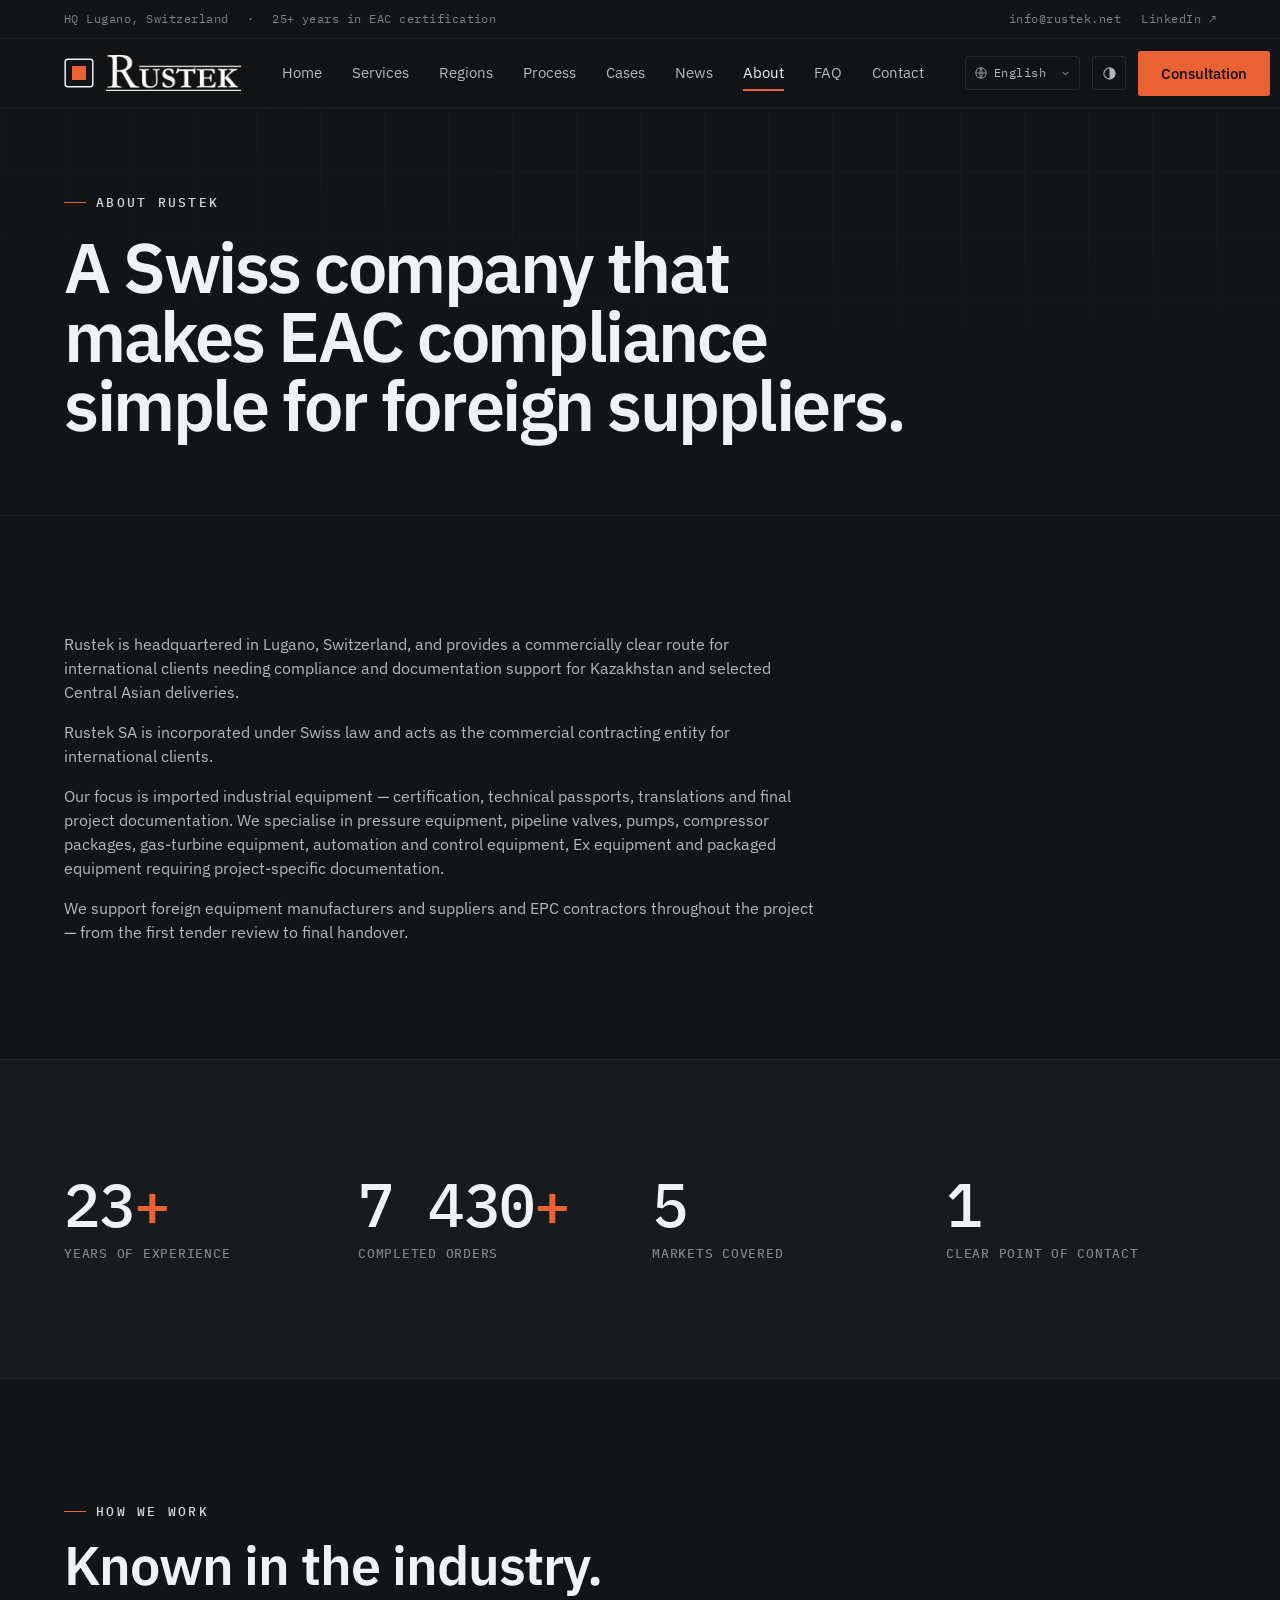
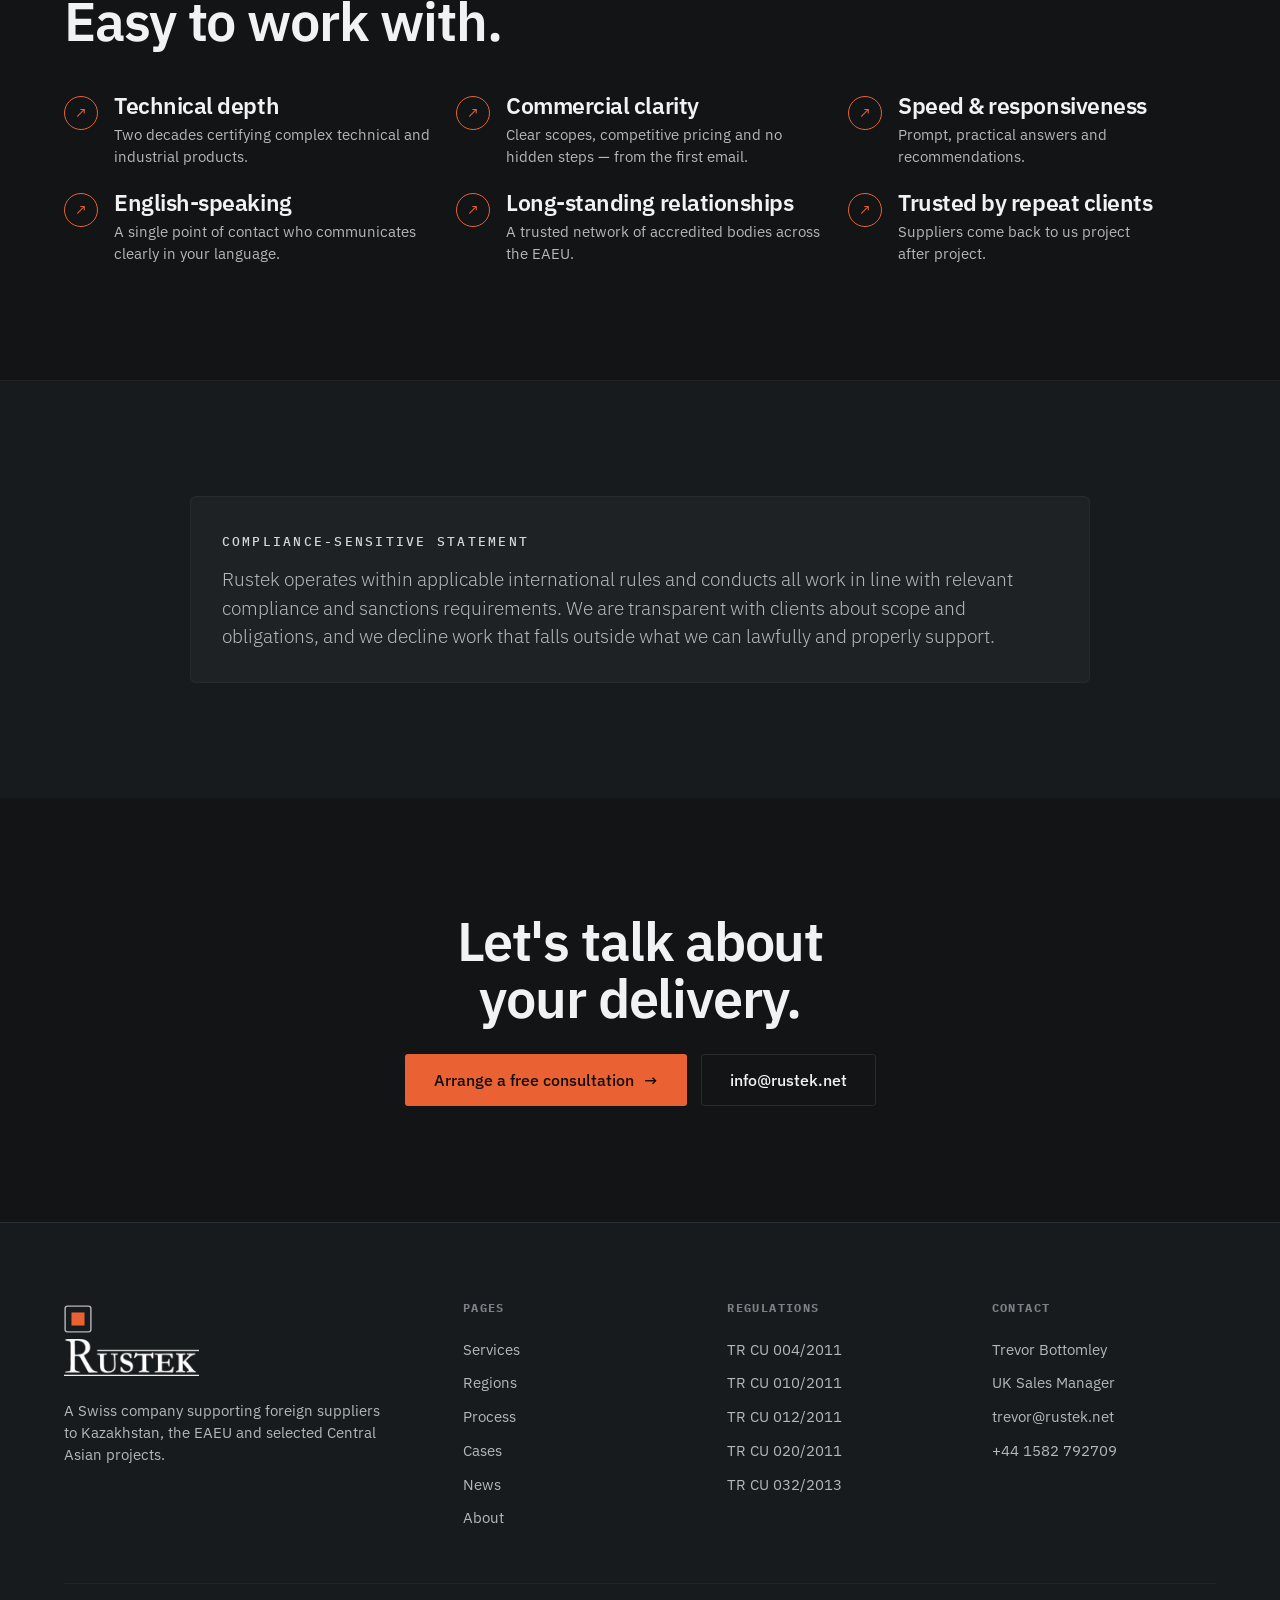
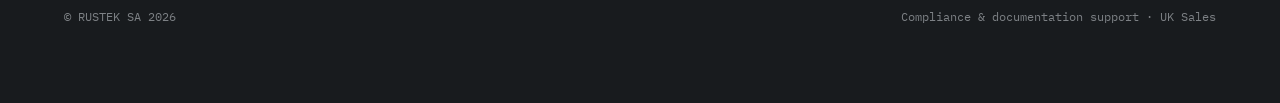
<file: about.html>
<!DOCTYPE html>
<html lang="en" data-theme="graphite">
<head>
<meta charset="UTF-8">
<meta name="viewport" content="width=device-width, initial-scale=1">
<title>About Rustek SA - Swiss EAC Compliance Partner</title>
<meta name="description" content="Rustek SA is a Swiss company supporting foreign equipment suppliers and EPC contractors with certification, documentation and compliance for Kazakhstan and Central Asia.">
<link rel="canonical" href="https://www.rustek.net/about.html">
<link rel="alternate" hreflang="en" href="https://www.rustek.net/about.html?lang=en">
<link rel="alternate" hreflang="ru" href="https://www.rustek.net/about.html?lang=ru">
<link rel="alternate" hreflang="zh" href="https://www.rustek.net/about.html?lang=zh">
<link rel="alternate" hreflang="es" href="https://www.rustek.net/about.html?lang=es">
<link rel="alternate" hreflang="it" href="https://www.rustek.net/about.html?lang=it">
<link rel="alternate" hreflang="de" href="https://www.rustek.net/about.html?lang=de">
<link rel="alternate" hreflang="x-default" href="https://www.rustek.net/about.html">
<link rel="stylesheet" href="assets/site.css?v=20260609-3">
</head>
<body>

<div class="topbar"><div class="wrap">
  <div class="row" style="gap:18px"><span data-en="HQ Lugano, Switzerland" data-ru="Штаб-квартира — Лугано, Швейцария">HQ Lugano, Switzerland</span><span class="faint">·</span><span data-en="25+ years in EAC certification" data-ru="25+ лет в сертификации EAC">25+ years in EAC certification</span></div>
  <div class="tb-right"><a href="mailto:info@rustek.net">info@rustek.net</a><a href="https://www.linkedin.com/company/rusteksa" target="_blank" rel="noopener">LinkedIn ↗</a></div>
</div></div>

<header class="nav"><div class="wrap">
  <a class="brand" href="index.html"><span class="mark"><svg viewBox="0 0 30 30" width="30" height="30"><rect x="1.2" y="1.2" width="27.6" height="27.6" rx="2.5" fill="none" stroke="currentColor" stroke-width="1.5"/><rect x="8" y="8" width="14" height="14" fill="var(--accent)"/></svg></span><img class="brand-logo-img" src="assets/rustek-logo-official-white.png" alt="Rustek"></a>
  <nav class="nav-links">
    <a href="index.html" data-en="Home" data-ru="Главная">Home</a><a href="services.html" data-en="Services" data-ru="Услуги">Services</a><a href="regions.html" data-en="Regions" data-ru="Регионы">Regions</a><a href="process.html" data-en="Process" data-ru="Процесс">Process</a><a href="cases.html" data-en="Cases" data-ru="Кейсы">Cases</a><a href="news.html" data-en="News" data-ru="Новости">News</a>
    <a href="about.html" class="active" data-en="About" data-ru="О нас">About</a><a href="faq.html" data-en="FAQ" data-ru="FAQ">FAQ</a><a href="contact.html" data-en="Contact" data-ru="Контакты">Contact</a>
  </nav>
  <div class="nav-right">
    <div class="langtoggle"><button data-lang="en">EN</button><button data-lang="ru">RU</button></div>
    <button class="themedot" data-theme-cycle aria-label="Switch theme"><svg width="15" height="15" viewBox="0 0 24 24" fill="none" stroke="currentColor" stroke-width="1.7"><circle cx="12" cy="12" r="9"/><path d="M12 3a9 9 0 0 1 0 18z" fill="currentColor" stroke="none"/></svg></button>
    <a href="contact.html" class="btn btn--primary" data-en="Consultation" data-ru="Консультация">Consultation</a>
    <button class="burger" data-mm-open aria-label="Menu"><svg width="18" height="18" viewBox="0 0 24 24" fill="none" stroke="currentColor" stroke-width="1.8"><path d="M3 6h18M3 12h18M3 18h18"/></svg><span class="burger-label" data-en="Menu" data-ru="Меню">Menu</span></button>
  </div>
</div></header>

<div class="mobile-menu">
  <div class="mm-head"><span class="brand"><span class="sub">RUSTEK SA</span></span><button class="themedot" data-mm-close><svg width="16" height="16" viewBox="0 0 24 24" fill="none" stroke="currentColor" stroke-width="1.8"><path d="M6 6l12 12M18 6L6 18"/></svg></button></div>
  <a href="index.html" data-en="Home" data-ru="Главная">Home</a><a href="services.html" data-en="Services" data-ru="Услуги">Services</a><a href="regions.html" data-en="Regions" data-ru="Регионы">Regions</a><a href="process.html" data-en="Process" data-ru="Процесс">Process</a><a href="cases.html" data-en="Cases" data-ru="Кейсы">Cases</a><a href="news.html" data-en="News" data-ru="Новости">News</a><a href="about.html" data-en="About" data-ru="О нас">About</a><a href="faq.html" data-en="FAQ" data-ru="FAQ">FAQ</a><a href="contact.html" data-en="Contact" data-ru="Контакты">Contact</a>
  <div class="row" style="margin-top:24px;justify-content:space-between"><div class="langtoggle"><button data-lang="en">EN</button><button data-lang="ru">RU</button></div><button class="btn btn--ghost" data-theme-cycle><span data-en="Theme:" data-ru="Тема:">Theme:</span>&nbsp;<span data-theme-label>Graphite</span></button></div>
</div>

<!-- HERO -->
<section class="section--tight hero" style="padding-top:clamp(48px,6vw,80px)">
  <div class="grid-bg"></div>
  <div class="wrap" style="position:relative;z-index:1">
    <div class="eyebrow reveal" data-en="About Rustek" data-ru="О Rustek">About Rustek</div>
    <h1 class="h-display reveal" style="margin-top:20px;font-size:clamp(2.4rem,5.5vw,4.4rem);max-width:920px" data-en="A Swiss company that makes EAC compliance simple for foreign suppliers." data-ru="Швейцарская компания, делающая соответствие EAC простым для иностранных поставщиков.">A Swiss company that makes EAC compliance simple for foreign suppliers.</h1>
  </div>
</section>

<!-- PROFILE -->
<section class="section divider">
  <div class="wrap">
    <div style="max-width:760px" class="hero-grid">
      <div class="flow reveal">
        <p class="muted" data-en="Rustek is headquartered in Lugano, Switzerland, and provides a commercially clear route for international clients needing compliance and documentation support for Kazakhstan and selected Central Asian deliveries." data-ru="Rustek базируется в Лугано (Швейцария) и предоставляет коммерчески прозрачный маршрут для международных клиентов, которым нужна поддержка по соответствию и документации для поставок в Казахстан и отдельные страны Центральной Азии.">Rustek is headquartered in Lugano, Switzerland, and provides a commercially clear route for international clients needing compliance and documentation support for Kazakhstan and selected Central Asian deliveries.</p>
        <p class="muted" data-en="Rustek SA is incorporated under Swiss law and acts as the commercial contracting entity for international clients." data-ru="Rustek SA зарегистрирована в соответствии со швейцарским правом и выступает коммерческой договорной стороной для международных клиентов.">Rustek SA is incorporated under Swiss law and acts as the commercial contracting entity for international clients.</p>
        <p class="muted" data-en="Our focus is imported industrial equipment — certification, technical passports, translations and final project documentation. We specialise in pressure equipment, pipeline valves, pumps, compressor packages, gas-turbine equipment, automation and control equipment, Ex equipment and packaged equipment requiring project-specific documentation." data-ru="Наш фокус — импортное промышленное оборудование: сертификация, технические паспорта, переводы и финальная проектная документация. Мы специализируемся на оборудовании под давлением, трубопроводной арматуре, насосах, компрессорных установках, газотурбинном оборудовании, средствах автоматики и управления, Ex-оборудовании и блочном оборудовании, требующем проектной документации.">Our focus is imported industrial equipment — certification, technical passports, translations and final project documentation. We specialise in pressure equipment, pipeline valves, pumps, compressor packages, gas-turbine equipment, automation and control equipment, Ex equipment and packaged equipment requiring project-specific documentation.</p>
        <p class="muted" data-en="We support foreign equipment manufacturers and suppliers and EPC contractors throughout the project — from the first tender review to final handover." data-ru="Мы поддерживаем иностранных производителей и поставщиков оборудования и подрядчиков EPC на протяжении всего проекта - от первого анализа тендера до финальной сдачи.">We support foreign equipment manufacturers and suppliers and EPC contractors throughout the project — from the first tender review to final handover.</p>
      </div>
    </div>
  </div>
</section>

<!-- NUMBERS -->
<section class="section divider" style="background:var(--bg-2)">
  <div class="wrap">
    <div class="grid g-4">
      <div class="reveal"><div class="statnum"><span data-count="25">25</span><span class="u">+</span></div><div class="mono faint" style="font-size:12.5px;margin-top:8px" data-en="YEARS OF EXPERIENCE" data-ru="ЛЕТ ОПЫТА">YEARS OF EXPERIENCE</div></div>
      <div class="reveal"><div class="statnum"><span data-count="8200">8200</span><span class="u">+</span></div><div class="mono faint" style="font-size:12.5px;margin-top:8px" data-en="COMPLETED ORDERS" data-ru="ВЫПОЛНЕННЫХ ЗАКАЗОВ">COMPLETED ORDERS</div></div>
      <div class="reveal"><div class="statnum"><span data-count="6">6</span></div><div class="mono faint" style="font-size:12.5px;margin-top:8px" data-en="MARKETS COVERED" data-ru="РЫНКОВ ПОКРЫТО">MARKETS COVERED</div></div>
      <div class="reveal"><div class="statnum"><span data-count="1">1</span></div><div class="mono faint" style="font-size:12.5px;margin-top:8px" data-en="CLEAR POINT OF CONTACT" data-ru="ПОНЯТНАЯ ТОЧКА КОНТАКТА">CLEAR POINT OF CONTACT</div></div>
    </div>
  </div>
</section>

<!-- VALUES -->
<section class="section divider">
  <div class="wrap">
    <div class="between" style="margin-bottom:44px"><div><div class="eyebrow reveal" data-en="How we work" data-ru="Как мы работаем">How we work</div><h2 class="h1 reveal" style="margin-top:16px;max-width:560px" data-en="Known in the industry. Easy to work with." data-ru="Известны в отрасли. С нами легко работать.">Known in the industry. Easy to work with.</h2></div></div>
    <div class="grid g-3">
      <div class="why reveal"><span class="why-i">↗</span><div><h4 class="h3" data-en="Technical depth" data-ru="Техническая глубина">Technical depth</h4><p class="muted" data-en="Two decades certifying complex technical and industrial products." data-ru="Два десятилетия сертификации сложных технических и промышленных изделий.">Two decades certifying complex technical and industrial products.</p></div></div>
      <div class="why reveal"><span class="why-i">↗</span><div><h4 class="h3" data-en="Commercial clarity" data-ru="Коммерческая ясность">Commercial clarity</h4><p class="muted" data-en="Clear scopes, competitive pricing and no hidden steps — from the first email." data-ru="Прозрачные объёмы, конкурентные цены и без скрытых этапов — с первого письма.">Clear scopes, competitive pricing and no hidden steps — from the first email.</p></div></div>
      <div class="why reveal"><span class="why-i">↗</span><div><h4 class="h3" data-en="Speed & responsiveness" data-ru="Скорость и отзывчивость">Speed &amp; responsiveness</h4><p class="muted" data-en="Prompt, practical answers and recommendations." data-ru="Оперативные и практичные ответы и рекомендации.">Prompt, practical answers and recommendations.</p></div></div>
      <div class="why reveal"><span class="why-i">↗</span><div><h4 class="h3" data-en="English-speaking" data-ru="Говорим по-английски">English-speaking</h4><p class="muted" data-en="A single point of contact who communicates clearly in your language." data-ru="Единая точка контакта, чётко общающаяся на вашем языке.">A single point of contact who communicates clearly in your language.</p></div></div>
      <div class="why reveal"><span class="why-i">↗</span><div><h4 class="h3" data-en="Long-standing relationships" data-ru="Долгосрочные отношения">Long-standing relationships</h4><p class="muted" data-en="A trusted network of accredited bodies across the EAEU." data-ru="Надёжная сеть аккредитованных органов по ЕАЭС.">A trusted network of accredited bodies across the EAEU.</p></div></div>
      <div class="why reveal"><span class="why-i">↗</span><div><h4 class="h3" data-en="Trusted by repeat clients" data-ru="Доверие постоянных клиентов">Trusted by repeat clients</h4><p class="muted" data-en="Suppliers come back to us project after project." data-ru="Поставщики возвращаются к нам от проекта к проекту.">Suppliers come back to us project after project.</p></div></div>
    </div>
  </div>
</section>

<!-- COMPLIANCE STATEMENT -->
<section class="section divider" style="background:var(--bg-2)">
  <div class="wrap">
    <div class="card card--pad reveal" style="max-width:900px;margin:0 auto">
      <div class="eyebrow eyebrow--plain" style="margin-bottom:14px" data-en="Compliance-sensitive statement" data-ru="Заявление о соблюдении требований">Compliance-sensitive statement</div>
      <p class="lead" data-en="Rustek operates within applicable international rules and conducts all work in line with relevant compliance and sanctions requirements. We are transparent with clients about scope and obligations, and we decline work that falls outside what we can lawfully and properly support." data-ru="Rustek работает в рамках применимых международных норм и ведёт всю деятельность в соответствии с требованиями по комплаенсу и санкциям. Мы прозрачны с клиентами в отношении объёма и обязательств и отказываемся от работ, выходящих за рамки того, что можем законно и корректно поддержать.">Rustek operates within applicable international rules and conducts all work in line with relevant compliance and sanctions requirements. We are transparent with clients about scope and obligations, and we decline work that falls outside what we can lawfully and properly support.</p>
    </div>
  </div>
</section>

<!-- CTA -->
<section class="section center">
  <div class="wrap" style="max-width:760px">
    <h2 class="h1 reveal" data-en="Let's talk about your delivery." data-ru="Давайте обсудим вашу поставку.">Let's talk about your delivery.</h2>
    <div class="row reveal" style="justify-content:center;margin-top:28px"><a href="contact.html" class="btn btn--primary btn--lg"><span data-en="Arrange a free consultation" data-ru="Запросить консультацию">Arrange a free consultation</span><span class="ar">→</span></a><a href="mailto:info@rustek.net" class="btn btn--ghost btn--lg">info@rustek.net</a></div>
  </div>
</section>

<footer class="foot"><div class="wrap">
  <div class="foot-grid">
    <div><a class="brand" href="index.html" style="margin-bottom:18px"><span class="mark"><svg viewBox="0 0 30 30" width="28" height="28"><rect x="1.2" y="1.2" width="27.6" height="27.6" rx="2.5" fill="none" stroke="currentColor" stroke-width="1.5"/><rect x="8" y="8" width="14" height="14" fill="var(--accent)"/></svg></span><img class="brand-logo-img" src="assets/rustek-logo-official-white.png" alt="Rustek"></a><p class="muted" style="max-width:340px;font-size:14.5px" data-en="A Swiss company supporting foreign suppliers to Kazakhstan, the EAEU and selected Central Asian projects." data-ru="Швейцарская компания, поддерживающая иностранных поставщиков в Казахстан, ЕАЭС и Центральную Азию.">A Swiss company supporting foreign suppliers to Kazakhstan, the EAEU and selected Central Asian projects.</p></div>
    <div><h5 data-en="Pages" data-ru="Страницы">Pages</h5><a href="services.html" data-en="Services" data-ru="Услуги">Services</a><a href="regions.html" data-en="Regions" data-ru="Регионы">Regions</a><a href="process.html" data-en="Process" data-ru="Процесс">Process</a><a href="cases.html" data-en="Cases" data-ru="Кейсы">Cases</a><a href="news.html" data-en="News" data-ru="Новости">News</a><a href="about.html" data-en="About" data-ru="О нас">About</a></div>
    <div><h5 data-en="Regulations" data-ru="Регламенты">Regulations</h5><a href="services.html">TR CU 004/2011</a><a href="services.html">TR CU 010/2011</a><a href="services.html">TR CU 012/2011</a><a href="services.html">TR CU 020/2011</a><a href="services.html">TR CU 032/2013</a></div>
    <div><h5 data-en="Contact" data-ru="Контакты">Contact</h5><a href="contact.html">Trevor Bottomley</a><a href="contact.html" data-en="UK Sales Manager" data-ru="UK Sales Manager">UK Sales Manager</a><a href="mailto:trevor@rustek.net">trevor@rustek.net</a><a href="tel:+441582792709">+44 1582 792709</a></div>
  </div>
  <div class="foot-bottom"><span>© RUSTEK SA 2026</span><span data-en="Compliance & documentation support · UK Sales" data-ru="Сопровождение соответствия и документации · UK Sales">Compliance &amp; documentation support · UK Sales</span></div>
</div></footer>

<script src="assets/i18n.js?v=20260609-1"></script>
<script src="assets/app.js?v=20260603-3"></script>
</body>
</html>
</file>
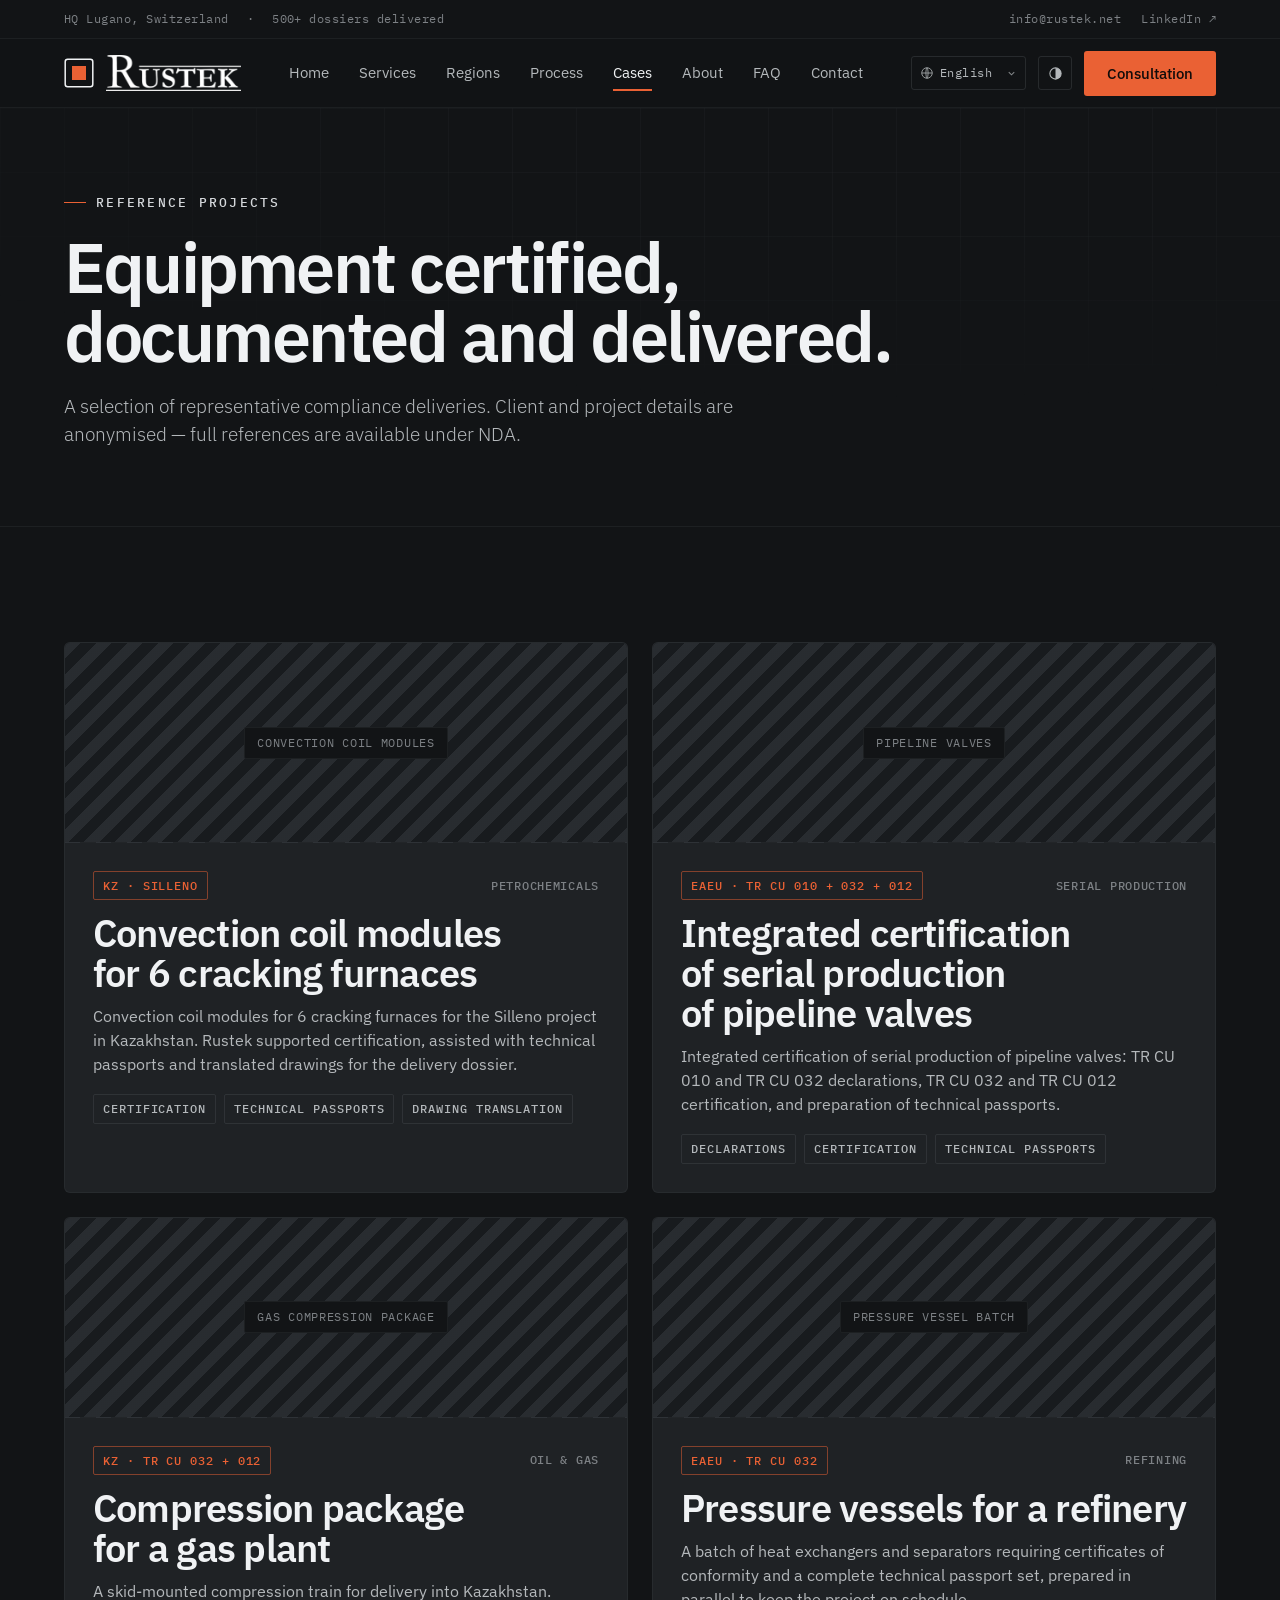
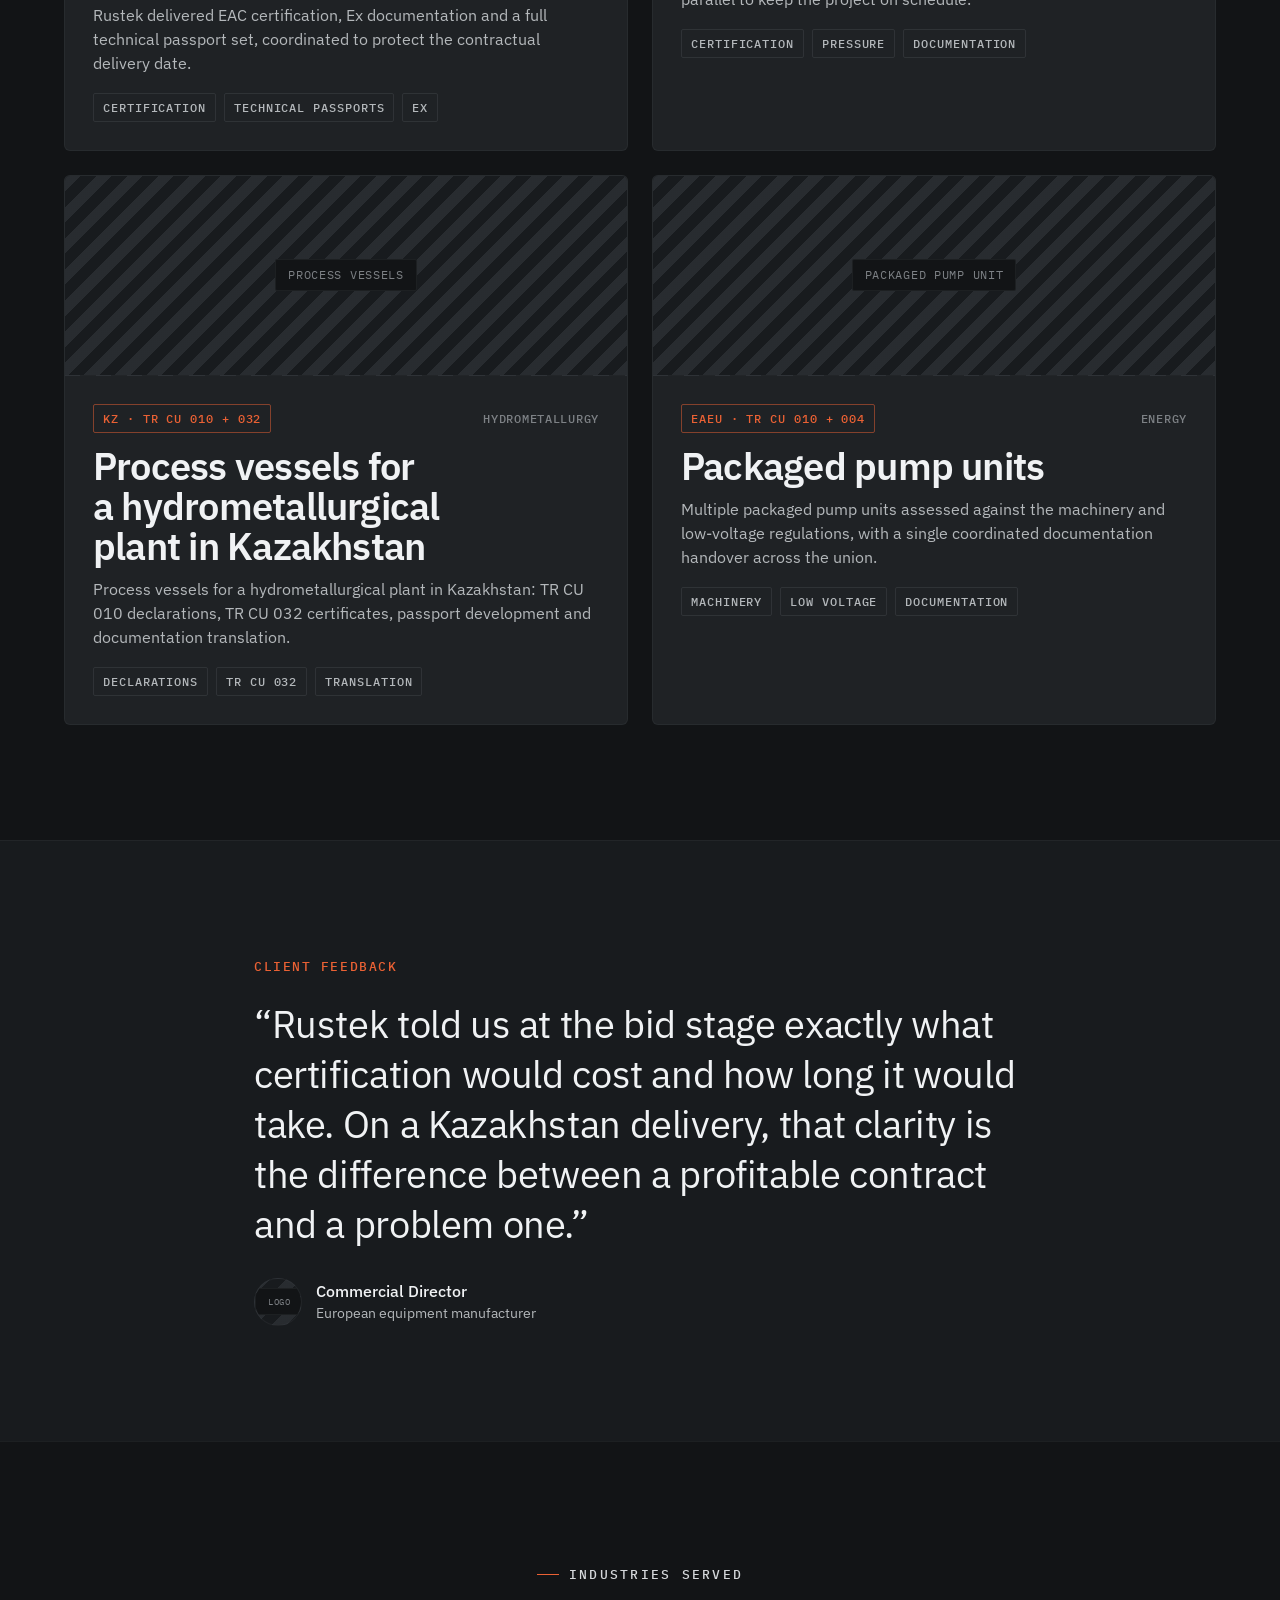
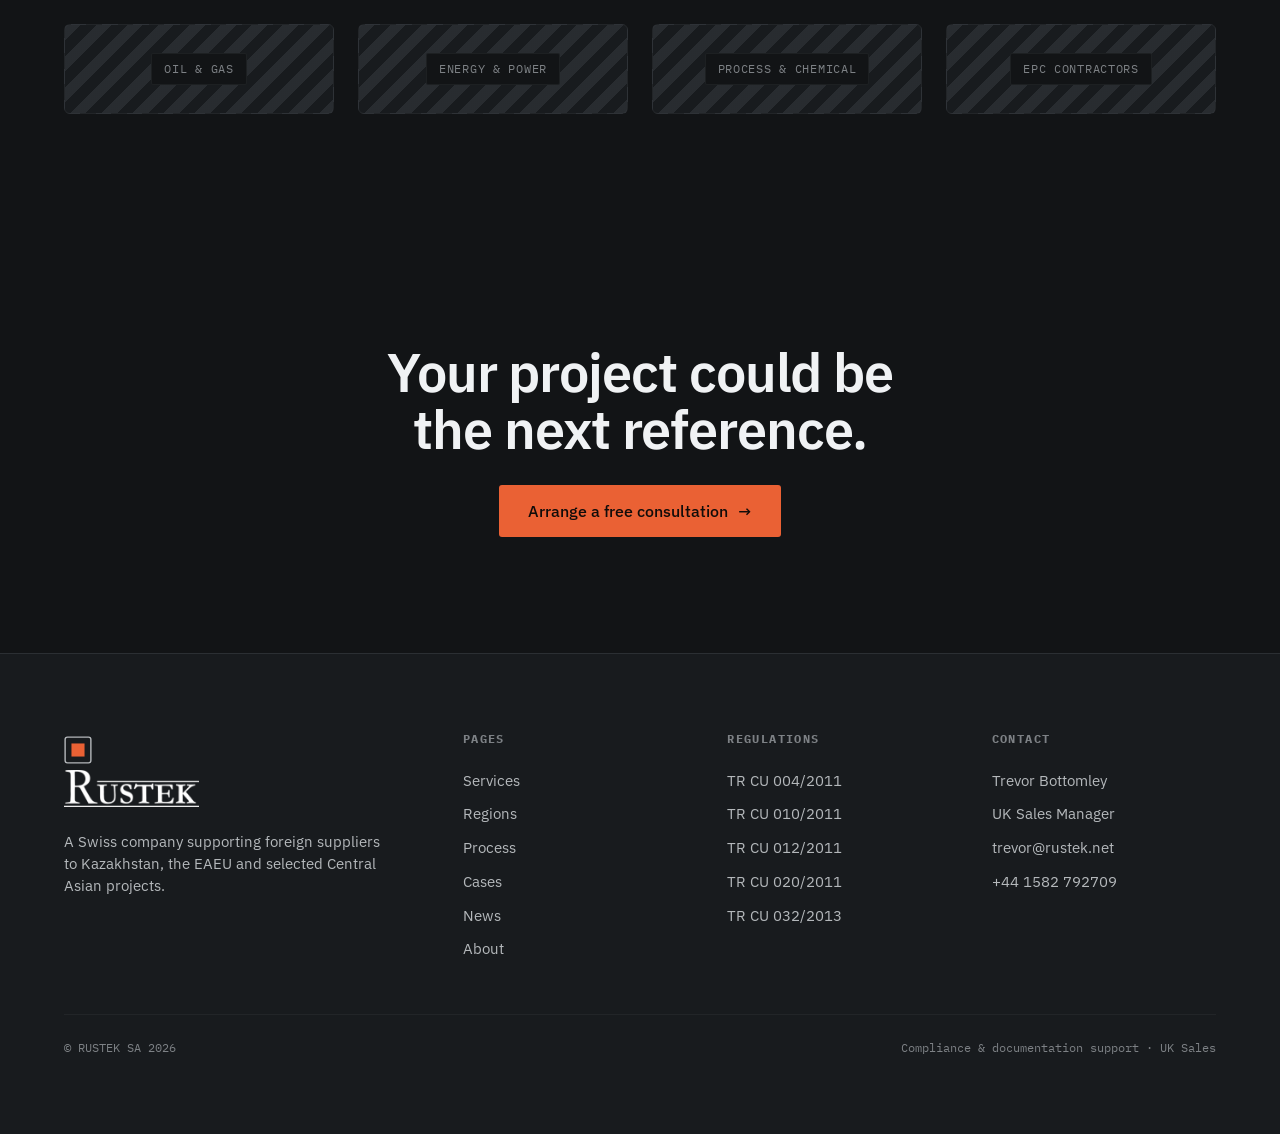
<file: cases.html>
<!DOCTYPE html>
<html lang="en" data-theme="graphite">
<head>
<meta charset="UTF-8">
<meta name="viewport" content="width=device-width, initial-scale=1">
<title>Industrial Equipment Certification Cases - Rustek SA</title>
<meta name="description" content="Representative EAC certification, TR CU declaration, technical passport and documentation translation projects for industrial equipment delivered into Kazakhstan and the EAEU.">
<link rel="canonical" href="https://www.rustek.net/cases.html">
<link rel="alternate" hreflang="en" href="https://www.rustek.net/cases.html?lang=en">
<link rel="alternate" hreflang="ru" href="https://www.rustek.net/cases.html?lang=ru">
<link rel="alternate" hreflang="zh" href="https://www.rustek.net/cases.html?lang=zh">
<link rel="alternate" hreflang="es" href="https://www.rustek.net/cases.html?lang=es">
<link rel="alternate" hreflang="it" href="https://www.rustek.net/cases.html?lang=it">
<link rel="alternate" hreflang="de" href="https://www.rustek.net/cases.html?lang=de">
<link rel="alternate" hreflang="x-default" href="https://www.rustek.net/cases.html">
<link rel="stylesheet" href="assets/site.css?v=20260609-3">
</head>
<body>

<div class="topbar"><div class="wrap">
  <div class="row" style="gap:18px"><span data-en="HQ Lugano, Switzerland" data-ru="Штаб-квартира — Лугано, Швейцария">HQ Lugano, Switzerland</span><span class="faint">·</span><span data-en="500+ dossiers delivered" data-ru="500+ выпущенных пакетов">500+ dossiers delivered</span></div>
  <div class="tb-right"><a href="mailto:info@rustek.net">info@rustek.net</a><a href="https://www.linkedin.com/company/rusteksa" target="_blank" rel="noopener">LinkedIn ↗</a></div>
</div></div>

<header class="nav"><div class="wrap">
  <a class="brand" href="index.html"><span class="mark"><svg viewBox="0 0 30 30" width="30" height="30"><rect x="1.2" y="1.2" width="27.6" height="27.6" rx="2.5" fill="none" stroke="currentColor" stroke-width="1.5"/><rect x="8" y="8" width="14" height="14" fill="var(--accent)"/></svg></span><img class="brand-logo-img" src="assets/rustek-logo-official-white.png" alt="Rustek"></a>
  <nav class="nav-links">
    <a href="index.html" data-en="Home" data-ru="Главная">Home</a><a href="services.html" data-en="Services" data-ru="Услуги">Services</a><a href="regions.html" data-en="Regions" data-ru="Регионы">Regions</a><a href="process.html" data-en="Process" data-ru="Процесс">Process</a>
    <a href="cases.html" class="active" data-en="Cases" data-ru="Кейсы">Cases</a>
    <a href="about.html" data-en="About" data-ru="О нас">About</a><a href="faq.html" data-en="FAQ" data-ru="FAQ">FAQ</a><a href="contact.html" data-en="Contact" data-ru="Контакты">Contact</a>
  </nav>
  <div class="nav-right">
    <div class="langtoggle"><button data-lang="en">EN</button><button data-lang="ru">RU</button></div>
    <button class="themedot" data-theme-cycle aria-label="Switch theme"><svg width="15" height="15" viewBox="0 0 24 24" fill="none" stroke="currentColor" stroke-width="1.7"><circle cx="12" cy="12" r="9"/><path d="M12 3a9 9 0 0 1 0 18z" fill="currentColor" stroke="none"/></svg></button>
    <a href="contact.html" class="btn btn--primary" data-en="Consultation" data-ru="Консультация">Consultation</a>
    <button class="burger" data-mm-open aria-label="Menu"><svg width="18" height="18" viewBox="0 0 24 24" fill="none" stroke="currentColor" stroke-width="1.8"><path d="M3 6h18M3 12h18M3 18h18"/></svg><span class="burger-label" data-en="Menu" data-ru="Меню">Menu</span></button>
  </div>
</div></header>

<div class="mobile-menu">
  <div class="mm-head"><span class="brand"><span class="sub">RUSTEK SA</span></span><button class="themedot" data-mm-close><svg width="16" height="16" viewBox="0 0 24 24" fill="none" stroke="currentColor" stroke-width="1.8"><path d="M6 6l12 12M18 6L6 18"/></svg></button></div>
  <a href="index.html" data-en="Home" data-ru="Главная">Home</a><a href="services.html" data-en="Services" data-ru="Услуги">Services</a><a href="regions.html" data-en="Regions" data-ru="Регионы">Regions</a><a href="process.html" data-en="Process" data-ru="Процесс">Process</a><a href="cases.html" data-en="Cases" data-ru="Кейсы">Cases</a><a href="news.html" data-en="News" data-ru="Новости">News</a><a href="about.html" data-en="About" data-ru="О нас">About</a><a href="faq.html" data-en="FAQ" data-ru="FAQ">FAQ</a><a href="contact.html" data-en="Contact" data-ru="Контакты">Contact</a>
  <div class="row" style="margin-top:24px;justify-content:space-between"><div class="langtoggle"><button data-lang="en">EN</button><button data-lang="ru">RU</button></div><button class="btn btn--ghost" data-theme-cycle><span data-en="Theme:" data-ru="Тема:">Theme:</span>&nbsp;<span data-theme-label>Graphite</span></button></div>
</div>

<!-- HERO -->
<section class="section--tight hero" style="padding-top:clamp(48px,6vw,80px)">
  <div class="grid-bg"></div>
  <div class="wrap" style="position:relative;z-index:1">
    <div class="eyebrow reveal" data-en="Reference projects" data-ru="Референс-проекты">Reference projects</div>
    <h1 class="h-display reveal" style="margin-top:20px;font-size:clamp(2.4rem,5.5vw,4.4rem);max-width:900px" data-en="Equipment certified, documented and delivered." data-ru="Оборудование сертифицировано, документировано и поставлено.">Equipment certified, documented and delivered.</h1>
    <p class="lead reveal" style="margin-top:22px;max-width:720px" data-en="A selection of representative compliance deliveries. Client and project details are anonymised — full references are available under NDA." data-ru="Подборка показательных проектов по соответствию. Данные клиентов и проектов обезличены — полные референсы доступны по NDA.">A selection of representative compliance deliveries. Client and project details are anonymised — full references are available under NDA.</p>
  </div>
</section>

<!-- CASES GRID -->
<section class="section divider">
  <div class="wrap">
    <div class="grid g-2">
      <article class="card hover reveal" style="overflow:hidden">
        <div class="ph" style="height:200px;border:0;border-bottom:1px solid var(--line-soft);border-radius:0"><span>CONVECTION COIL MODULES</span></div>
        <div style="padding:28px">
          <div class="row" style="justify-content:space-between;margin-bottom:14px"><div class="tag tag--accent">KZ · SILLENO</div><div class="mono faint" style="font-size:12px" data-en="PETROCHEMICALS" data-ru="НЕФТЕХИМИЯ">PETROCHEMICALS</div></div>
          <h3 class="h2" data-en="Convection coil modules for 6 cracking furnaces" data-ru="Модули конвекционных змеевиков для 6 печей крекинга">Convection coil modules for 6 cracking furnaces</h3>
          <p class="muted" style="margin-top:10px" data-en="Convection coil modules for 6 cracking furnaces for the Silleno project in Kazakhstan. Rustek supported certification, assisted with technical passports and translated drawings for the delivery dossier." data-ru="Модули конвекционных змеевиков для 6 печей крекинга проекта Silleno в Казахстане. Rustek сопровождал сертификацию, разрабатывал технические паспорта и выполнил перевод чертежей для поставочного досье.">Convection coil modules for 6 cracking furnaces for the Silleno project in Kazakhstan. Rustek supported certification, assisted with technical passports and translated drawings for the delivery dossier.</p>
          <div class="row" style="gap:8px;margin-top:18px"><span class="tag" data-en="Certification" data-ru="Сертификация">Certification</span><span class="tag" data-en="Technical passports" data-ru="Техпаспорта">Technical passports</span><span class="tag" data-en="Drawing translation" data-ru="Перевод чертежей">Drawing translation</span></div>
        </div>
      </article>
      <article class="card hover reveal" style="overflow:hidden">
        <div class="ph" style="height:200px;border:0;border-bottom:1px solid var(--line-soft);border-radius:0"><span>PIPELINE VALVES</span></div>
        <div style="padding:28px">
          <div class="row" style="justify-content:space-between;margin-bottom:14px"><div class="tag tag--accent">EAEU · TR CU 010 + 032 + 012</div><div class="mono faint" style="font-size:12px" data-en="SERIAL PRODUCTION" data-ru="СЕРИЙНОЕ ПРОИЗВОДСТВО">SERIAL PRODUCTION</div></div>
          <h3 class="h2" data-en="Integrated certification of serial production of pipeline valves" data-ru="Комплексная сертификация серийного производства трубопроводной арматуры">Integrated certification of serial production of pipeline valves</h3>
          <p class="muted" style="margin-top:10px" data-en="Integrated certification of serial production of pipeline valves: TR CU 010 and TR CU 032 declarations, TR CU 032 and TR CU 012 certification, and preparation of technical passports." data-ru="Комплексная сертификация серийного производства трубопроводной арматуры: декларации ТР ТС 010 и ТР ТС 032, сертификация ТР ТС 032 и ТР ТС 012, подготовка паспортов.">Integrated certification of serial production of pipeline valves: TR CU 010 and TR CU 032 declarations, TR CU 032 and TR CU 012 certification, and preparation of technical passports.</p>
          <div class="row" style="gap:8px;margin-top:18px"><span class="tag" data-en="Declarations" data-ru="Декларации">Declarations</span><span class="tag" data-en="Certification" data-ru="Сертификация">Certification</span><span class="tag" data-en="Technical passports" data-ru="Паспорта">Technical passports</span></div>
        </div>
      </article>
      <article class="card hover reveal" style="overflow:hidden">
        <div class="ph" style="height:200px;border:0;border-bottom:1px solid var(--line-soft);border-radius:0"><span>GAS COMPRESSION PACKAGE</span></div>
        <div style="padding:28px">
          <div class="row" style="justify-content:space-between;margin-bottom:14px"><div class="tag tag--accent">KZ · TR CU 032 + 012</div><div class="mono faint" style="font-size:12px">OIL &amp; GAS</div></div>
          <h3 class="h2" data-en="Compression package for a gas plant" data-ru="Компрессорная установка для ГПЗ">Compression package for a gas plant</h3>
          <p class="muted" style="margin-top:10px" data-en="A skid-mounted compression train for delivery into Kazakhstan. Rustek delivered EAC certification, Ex documentation and a full technical passport set, coordinated to protect the contractual delivery date." data-ru="Блочная компрессорная установка для поставки в Казахстан. Rustek обеспечил сертификацию EAC, Ex-документацию и полный комплект техпаспортов, скоординированных под защиту контрактного срока поставки.">A skid-mounted compression train for delivery into Kazakhstan. Rustek delivered EAC certification, Ex documentation and a full technical passport set, coordinated to protect the contractual delivery date.</p>
          <div class="row" style="gap:8px;margin-top:18px"><span class="tag" data-en="Certification" data-ru="Сертификация">Certification</span><span class="tag" data-en="Technical passports" data-ru="Техпаспорта">Technical passports</span><span class="tag" data-en="Ex" data-ru="Ex">Ex</span></div>
        </div>
      </article>
      <article class="card hover reveal" style="overflow:hidden">
        <div class="ph" style="height:200px;border:0;border-bottom:1px solid var(--line-soft);border-radius:0"><span>PRESSURE VESSEL BATCH</span></div>
        <div style="padding:28px">
          <div class="row" style="justify-content:space-between;margin-bottom:14px"><div class="tag tag--accent">EAEU · TR CU 032</div><div class="mono faint" style="font-size:12px" data-en="REFINING" data-ru="НЕФТЕПЕРЕРАБОТКА">REFINING</div></div>
          <h3 class="h2" data-en="Pressure vessels for a refinery" data-ru="Сосуды под давлением для НПЗ">Pressure vessels for a refinery</h3>
          <p class="muted" style="margin-top:10px" data-en="A batch of heat exchangers and separators requiring certificates of conformity and a complete technical passport set, prepared in parallel to keep the project on schedule." data-ru="Партия теплообменников и сепараторов, требующих сертификатов соответствия и полного комплекта техпаспортов, подготовленных параллельно для соблюдения графика проекта.">A batch of heat exchangers and separators requiring certificates of conformity and a complete technical passport set, prepared in parallel to keep the project on schedule.</p>
          <div class="row" style="gap:8px;margin-top:18px"><span class="tag" data-en="Certification" data-ru="Сертификация">Certification</span><span class="tag" data-en="Pressure" data-ru="Под давлением">Pressure</span><span class="tag" data-en="Documentation" data-ru="Документация">Documentation</span></div>
        </div>
      </article>
      <article class="card hover reveal" style="overflow:hidden">
        <div class="ph" style="height:200px;border:0;border-bottom:1px solid var(--line-soft);border-radius:0"><span>PROCESS VESSELS</span></div>
        <div style="padding:28px">
          <div class="row" style="justify-content:space-between;margin-bottom:14px"><div class="tag tag--accent">KZ · TR CU 010 + 032</div><div class="mono faint" style="font-size:12px" data-en="HYDROMETALLURGY" data-ru="ГИДРОМЕТАЛЛУРГИЯ">HYDROMETALLURGY</div></div>
          <h3 class="h2" data-en="Process vessels for a hydrometallurgical plant in Kazakhstan" data-ru="Технологические сосуды для гидрометаллургического комбината в Казахстане">Process vessels for a hydrometallurgical plant in Kazakhstan</h3>
          <p class="muted" style="margin-top:10px" data-en="Process vessels for a hydrometallurgical plant in Kazakhstan: TR CU 010 declarations, TR CU 032 certificates, passport development and documentation translation." data-ru="Технологические сосуды для гидрометаллургического комбината в Казахстане: оформление деклараций ТР ТС 010, сертификатов ТР ТС 032, разработка паспортов и перевод документации.">Process vessels for a hydrometallurgical plant in Kazakhstan: TR CU 010 declarations, TR CU 032 certificates, passport development and documentation translation.</p>
          <div class="row" style="gap:8px;margin-top:18px"><span class="tag" data-en="Declarations" data-ru="Декларации">Declarations</span><span class="tag">TR CU 032</span><span class="tag" data-en="Translation" data-ru="Перевод">Translation</span></div>
        </div>
      </article>
      <article class="card hover reveal" style="overflow:hidden">
        <div class="ph" style="height:200px;border:0;border-bottom:1px solid var(--line-soft);border-radius:0"><span>PACKAGED PUMP UNIT</span></div>
        <div style="padding:28px">
          <div class="row" style="justify-content:space-between;margin-bottom:14px"><div class="tag tag--accent">EAEU · TR CU 010 + 004</div><div class="mono faint" style="font-size:12px" data-en="ENERGY" data-ru="ЭНЕРГЕТИКА">ENERGY</div></div>
          <h3 class="h2" data-en="Packaged pump units" data-ru="Блочные насосные установки">Packaged pump units</h3>
          <p class="muted" style="margin-top:10px" data-en="Multiple packaged pump units assessed against the machinery and low-voltage regulations, with a single coordinated documentation handover across the union." data-ru="Несколько блочных насосных установок, оценённых по регламентам для машин и низковольтного оборудования, с единой скоординированной передачей документации по всему союзу.">Multiple packaged pump units assessed against the machinery and low-voltage regulations, with a single coordinated documentation handover across the union.</p>
          <div class="row" style="gap:8px;margin-top:18px"><span class="tag" data-en="Machinery" data-ru="Машины">Machinery</span><span class="tag" data-en="Low voltage" data-ru="НВ">Low voltage</span><span class="tag" data-en="Documentation" data-ru="Документация">Documentation</span></div>
        </div>
      </article>
    </div>
  </div>
</section>

<!-- QUOTE -->
<section class="section divider" style="background:var(--bg-2)">
  <div class="wrap" style="max-width:900px">
    <div class="reveal">
      <div class="mono" style="color:var(--accent);font-size:13px;letter-spacing:.12em;margin-bottom:24px" data-en="CLIENT FEEDBACK" data-ru="ОТЗЫВ КЛИЕНТА">CLIENT FEEDBACK</div>
      <p class="h2" style="font-weight:400;line-height:1.3;letter-spacing:-0.01em" data-en="&ldquo;Rustek told us at the bid stage exactly what certification would cost and how long it would take. On a Kazakhstan delivery, that clarity is the difference between a profitable contract and a problem one.&rdquo;" data-ru="«Rustek ещё на этапе тендера точно сказал нам, сколько будет стоить сертификация и сколько займёт. На поставке в Казахстан именно эта ясность отличает прибыльный контракт от проблемного».">&ldquo;Rustek told us at the bid stage exactly what certification would cost and how long it would take. On a Kazakhstan delivery, that clarity is the difference between a profitable contract and a problem one.&rdquo;</p>
      <div class="row" style="margin-top:28px;gap:14px">
        <div class="ph" style="width:48px;height:48px;border-radius:50%"><span style="font-size:9px">LOGO</span></div>
        <div><div style="font-weight:500" data-en="Commercial Director" data-ru="Коммерческий директор">Commercial Director</div><div class="muted" style="font-size:14px" data-en="European equipment manufacturer" data-ru="Европейский производитель оборудования">European equipment manufacturer</div></div>
      </div>
    </div>
  </div>
</section>

<!-- INDUSTRIES -->
<section class="section divider">
  <div class="wrap">
    <div class="center" style="margin-bottom:40px"><div class="eyebrow reveal" style="justify-content:center" data-en="Industries served" data-ru="Отрасли">Industries served</div></div>
    <div class="grid g-4">
      <div class="ph reveal" style="height:90px"><span>OIL &amp; GAS</span></div>
      <div class="ph reveal" style="height:90px"><span>ENERGY &amp; POWER</span></div>
      <div class="ph reveal" style="height:90px"><span>PROCESS &amp; CHEMICAL</span></div>
      <div class="ph reveal" style="height:90px"><span>EPC CONTRACTORS</span></div>
    </div>
  </div>
</section>

<!-- CTA -->
<section class="section center">
  <div class="wrap" style="max-width:760px">
    <h2 class="h1 reveal" data-en="Your project could be the next reference." data-ru="Ваш проект может стать следующим референсом.">Your project could be the next reference.</h2>
    <div class="row reveal" style="justify-content:center;margin-top:28px"><a href="contact.html" class="btn btn--primary btn--lg"><span data-en="Arrange a free consultation" data-ru="Запросить консультацию">Arrange a free consultation</span><span class="ar">→</span></a></div>
  </div>
</section>

<footer class="foot"><div class="wrap">
  <div class="foot-grid">
    <div><a class="brand" href="index.html" style="margin-bottom:18px"><span class="mark"><svg viewBox="0 0 30 30" width="28" height="28"><rect x="1.2" y="1.2" width="27.6" height="27.6" rx="2.5" fill="none" stroke="currentColor" stroke-width="1.5"/><rect x="8" y="8" width="14" height="14" fill="var(--accent)"/></svg></span><img class="brand-logo-img" src="assets/rustek-logo-official-white.png" alt="Rustek"></a><p class="muted" style="max-width:340px;font-size:14.5px" data-en="A Swiss company supporting foreign suppliers to Kazakhstan, the EAEU and selected Central Asian projects." data-ru="Швейцарская компания, поддерживающая иностранных поставщиков в Казахстан, ЕАЭС и Центральную Азию.">A Swiss company supporting foreign suppliers to Kazakhstan, the EAEU and selected Central Asian projects.</p></div>
    <div><h5 data-en="Pages" data-ru="Страницы">Pages</h5><a href="services.html" data-en="Services" data-ru="Услуги">Services</a><a href="regions.html" data-en="Regions" data-ru="Регионы">Regions</a><a href="process.html" data-en="Process" data-ru="Процесс">Process</a><a href="cases.html" data-en="Cases" data-ru="Кейсы">Cases</a><a href="news.html" data-en="News" data-ru="Новости">News</a><a href="about.html" data-en="About" data-ru="О нас">About</a></div>
    <div><h5 data-en="Regulations" data-ru="Регламенты">Regulations</h5><a href="services.html">TR CU 004/2011</a><a href="services.html">TR CU 010/2011</a><a href="services.html">TR CU 012/2011</a><a href="services.html">TR CU 020/2011</a><a href="services.html">TR CU 032/2013</a></div>
    <div><h5 data-en="Contact" data-ru="Контакты">Contact</h5><a href="contact.html">Trevor Bottomley</a><a href="contact.html" data-en="UK Sales Manager" data-ru="UK Sales Manager">UK Sales Manager</a><a href="mailto:trevor@rustek.net">trevor@rustek.net</a><a href="tel:+441582792709">+44 1582 792709</a></div>
  </div>
  <div class="foot-bottom"><span>© RUSTEK SA 2026</span><span data-en="Compliance & documentation support · UK Sales" data-ru="Сопровождение соответствия и документации · UK Sales">Compliance &amp; documentation support · UK Sales</span></div>
</div></footer>

<script src="assets/i18n.js?v=20260609-1"></script>
<script src="assets/app.js?v=20260603-3"></script>
</body>
</html>
</file>
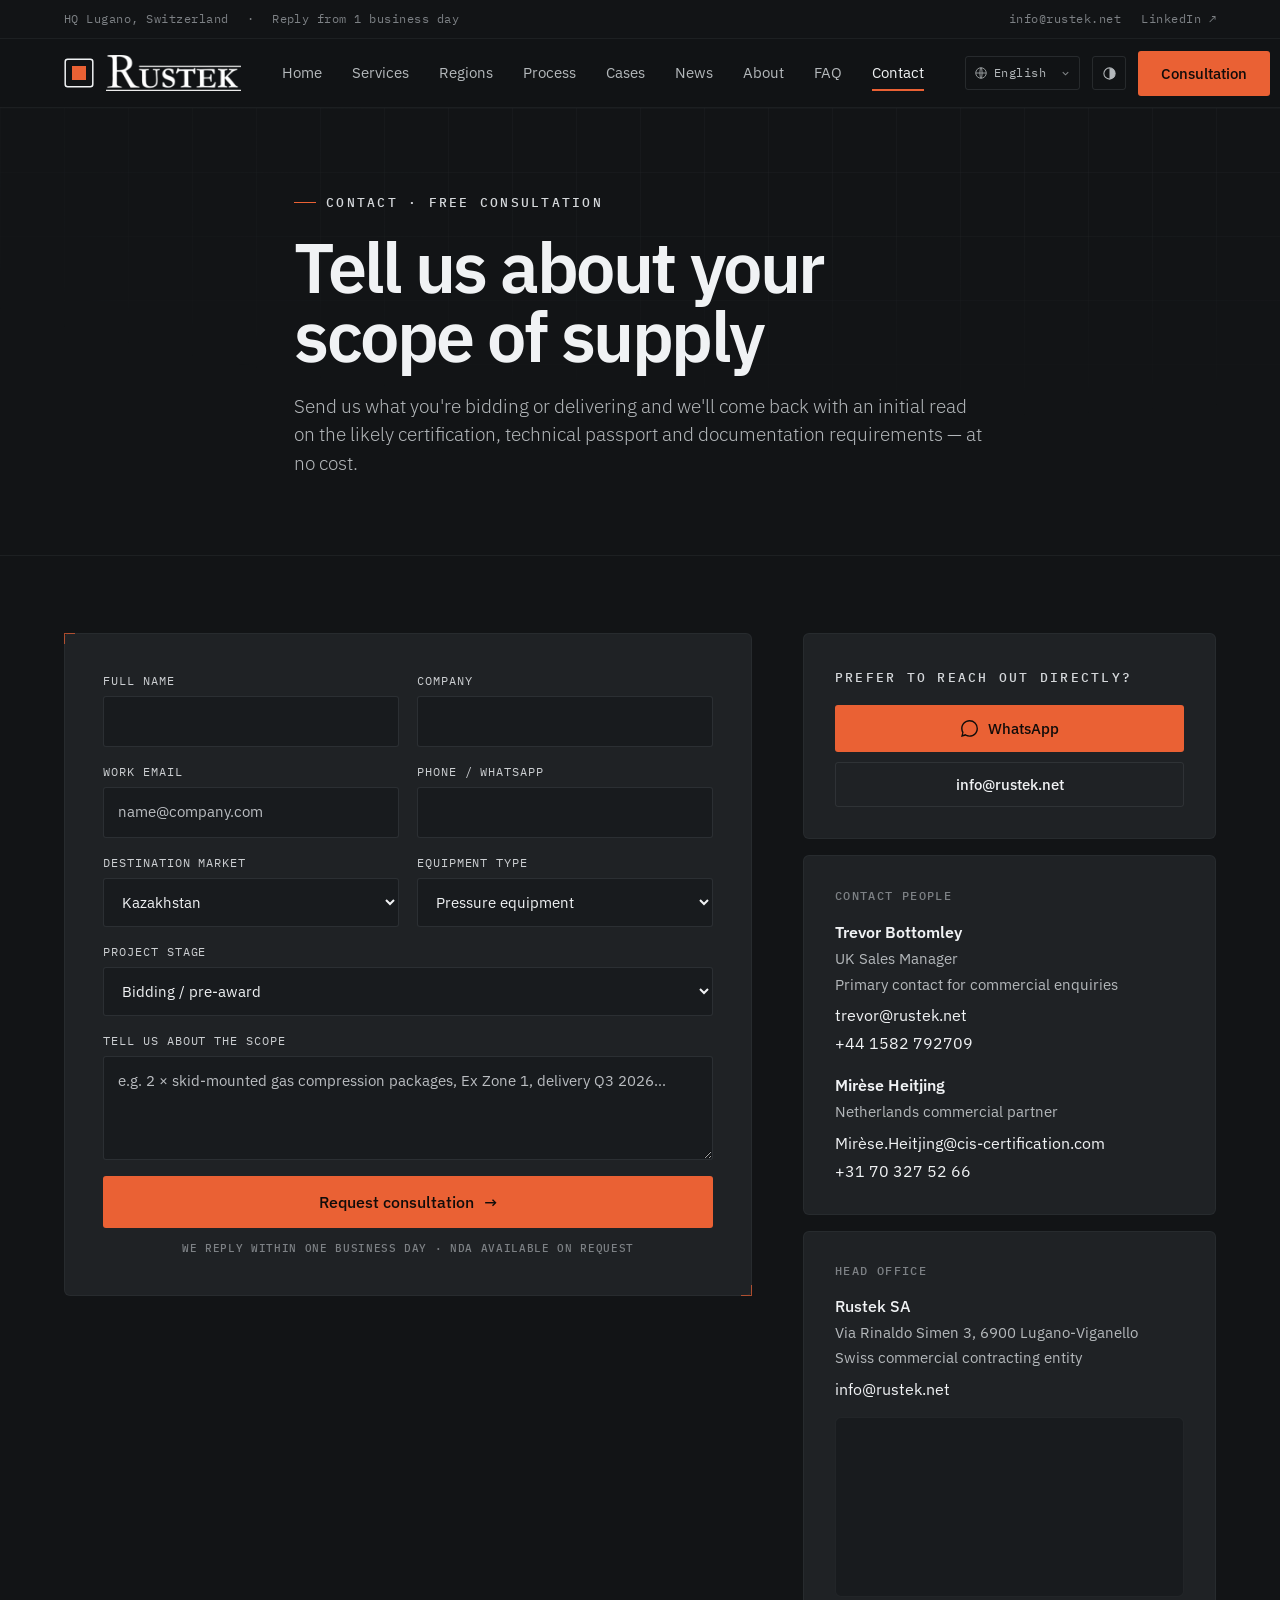
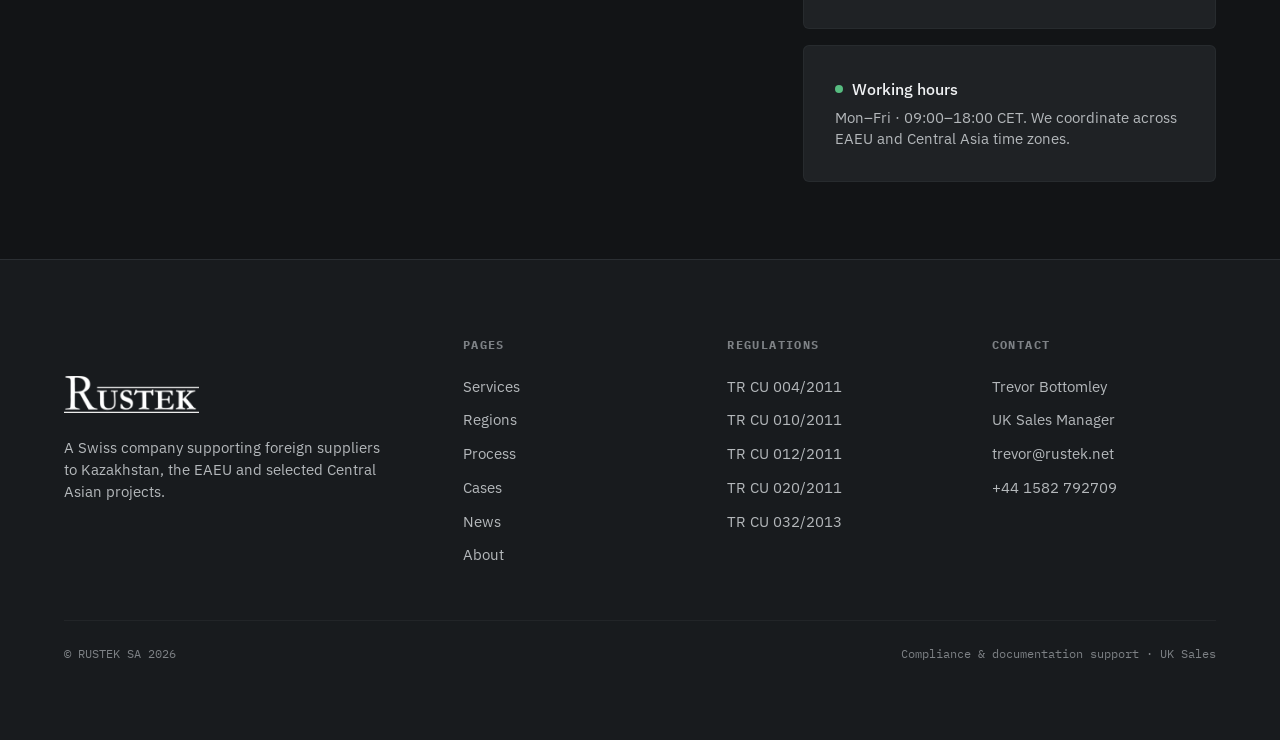
<file: contact.html>
<!DOCTYPE html>
<html lang="en" data-theme="graphite">
<head>
<meta charset="UTF-8">
<meta name="viewport" content="width=device-width, initial-scale=1">
<title>Contact Rustek SA - Free Equipment Compliance Consultation</title>
<meta name="description" content="Contact Rustek SA for an initial review of EAC certification, TR CU documentation, technical passports and Kazakhstan compliance requirements for your equipment scope.">
<link rel="canonical" href="https://www.rustek.net/contact.html">
<link rel="alternate" hreflang="en" href="https://www.rustek.net/contact.html?lang=en">
<link rel="alternate" hreflang="ru" href="https://www.rustek.net/contact.html?lang=ru">
<link rel="alternate" hreflang="zh" href="https://www.rustek.net/contact.html?lang=zh">
<link rel="alternate" hreflang="es" href="https://www.rustek.net/contact.html?lang=es">
<link rel="alternate" hreflang="it" href="https://www.rustek.net/contact.html?lang=it">
<link rel="alternate" hreflang="de" href="https://www.rustek.net/contact.html?lang=de">
<link rel="alternate" hreflang="x-default" href="https://www.rustek.net/contact.html">
<script type="application/ld+json">
{
    "@context":  "https://schema.org",
    "@type":  "ContactPage",
    "name":  "Contact Rustek SA",
    "url":  "https://www.rustek.net/contact.html",
    "mainEntity":  {
                       "@type":  "Organization",
                       "name":  "Rustek SA",
                       "email":  "info@rustek.net",
                       "address":  {
                                       "@type":  "PostalAddress",
                                       "addressLocality":  "Lugano",
                                       "addressRegion":  "Ticino",
                                       "addressCountry":  "CH"
                                   },
                       "contactPoint":  [
                                            {
                                                "@type":  "ContactPoint",
                                                "contactType":  "UK Sales Manager",
                                                "name":  "Trevor Bottomley",
                                                "email":  "trevor@rustek.net",
                                                "telephone":  "+44 1582 792709"
                                            },
                                            {
                                                "@type":  "ContactPoint",
                                                "contactType":  "Netherlands partner",
                                                "name":  "Mirese Heitjing",
                                                "email":  "Mirese.Heitjing@cis-certification.com",
                                                "telephone":  "+31 70 327 52 66"
                                            }
                                        ]
                   }
}
</script>
<link rel="stylesheet" href="assets/site.css?v=20260609-3">
</head>
<body>

<div class="topbar">
  <div class="wrap">
    <div class="row" style="gap:18px">
      <span data-en="HQ Lugano, Switzerland" data-ru="Штаб-квартира — Лугано, Швейцария">HQ Lugano, Switzerland</span>
      <span class="faint">·</span>
      <span data-en="Reply from 1 business day" data-ru="Ответ в срок от 1 рабочего дня">Reply from 1 business day</span>
    </div>
    <div class="tb-right">
      <a href="mailto:info@rustek.net">info@rustek.net</a>
      <a href="https://www.linkedin.com/company/rusteksa" target="_blank" rel="noopener">LinkedIn ↗</a>
    </div>
  </div>
</div>

<header class="nav">
  <div class="wrap">
    <a class="brand" href="index.html">
      <span class="mark"><svg viewBox="0 0 30 30" width="30" height="30"><rect x="1.2" y="1.2" width="27.6" height="27.6" rx="2.5" fill="none" stroke="currentColor" stroke-width="1.5"/><rect x="8" y="8" width="14" height="14" fill="var(--accent)"/></svg></span>
      <img class="brand-logo-img" src="assets/rustek-logo-official-white.png" alt="Rustek">
    </a>
    <nav class="nav-links">
      <a href="index.html" data-en="Home" data-ru="Главная">Home</a>
      <a href="services.html" data-en="Services" data-ru="Услуги">Services</a>
      <a href="regions.html" data-en="Regions" data-ru="Регионы">Regions</a>
      <a href="process.html" data-en="Process" data-ru="Процесс">Process</a>
      <a href="cases.html" data-en="Cases" data-ru="Кейсы">Cases</a><a href="news.html" data-en="News" data-ru="Новости">News</a>
      <a href="about.html" data-en="About" data-ru="О нас">About</a><a href="faq.html" data-en="FAQ" data-ru="FAQ">FAQ</a><a href="contact.html" class="active" data-en="Contact" data-ru="Контакты">Contact</a>
    </nav>
    <div class="nav-right">
      <div class="langtoggle" role="group" aria-label="Language"><button data-lang="en">EN</button><button data-lang="ru">RU</button></div>
      <button class="themedot" data-theme-cycle aria-label="Switch theme"><svg width="15" height="15" viewBox="0 0 24 24" fill="none" stroke="currentColor" stroke-width="1.7"><circle cx="12" cy="12" r="9"/><path d="M12 3a9 9 0 0 1 0 18z" fill="currentColor" stroke="none"/></svg></button>
      <a href="contact.html" class="btn btn--primary" data-en="Consultation" data-ru="Консультация">Consultation</a>
      <button class="burger" data-mm-open aria-label="Menu"><svg width="18" height="18" viewBox="0 0 24 24" fill="none" stroke="currentColor" stroke-width="1.8"><path d="M3 6h18M3 12h18M3 18h18"/></svg><span class="burger-label" data-en="Menu" data-ru="Меню">Menu</span></button>
    </div>
  </div>
</header>

<div class="mobile-menu">
  <div class="mm-head"><span class="brand"><span class="sub">RUSTEK SA</span></span><button class="themedot" data-mm-close><svg width="16" height="16" viewBox="0 0 24 24" fill="none" stroke="currentColor" stroke-width="1.8"><path d="M6 6l12 12M18 6L6 18"/></svg></button></div>
  <a href="index.html" data-en="Home" data-ru="Главная">Home</a>
  <a href="services.html" data-en="Services" data-ru="Услуги">Services</a>
  <a href="regions.html" data-en="Regions" data-ru="Регионы">Regions</a>
  <a href="process.html" data-en="Process" data-ru="Процесс">Process</a>
  <a href="cases.html" data-en="Cases" data-ru="Кейсы">Cases</a><a href="news.html" data-en="News" data-ru="Новости">News</a>
  <a href="about.html" data-en="About" data-ru="О нас">About</a>
  <a href="faq.html" data-en="FAQ" data-ru="FAQ">FAQ</a><a href="contact.html" data-en="Contact" data-ru="Контакты">Contact</a>
  <div class="row" style="margin-top:24px;justify-content:space-between"><div class="langtoggle"><button data-lang="en">EN</button><button data-lang="ru">RU</button></div><button class="btn btn--ghost" data-theme-cycle><span data-en="Theme:" data-ru="Тема:">Theme:</span>&nbsp;<span data-theme-label>Graphite</span></button></div>
</div>

<!-- HERO -->
<section class="section--tight hero" style="padding-top:clamp(48px,6vw,80px)">
  <div class="grid-bg"></div>
  <div class="wrap" style="position:relative;z-index:1;max-width:820px">
    <div class="eyebrow reveal" data-en="Contact · Free consultation" data-ru="Контакты · Бесплатная консультация">Contact · Free consultation</div>
    <h1 class="h-display reveal" style="margin-top:20px;font-size:clamp(2.4rem,5.5vw,4.4rem)" data-en="Tell us about your scope of supply" data-ru="Расскажите о составе вашего оборудования.">Tell us about your scope of supply</h1>
    <p class="lead reveal" style="margin-top:22px" data-en="Send us what you're bidding or delivering and we'll come back with an initial read on the likely certification, technical passport and documentation requirements — at no cost." data-ru="Опишите, что вы поставляете или на какой тендер выходите — и мы вернёмся с первичной оценкой требований по сертификации, техпаспортам и документации. Бесплатно.">Send us what you're bidding or delivering and we'll come back with an initial read on the likely certification, technical passport and documentation requirements — at no cost.</p>
  </div>
</section>

<!-- FORM + CONTACT METHODS -->
<section class="section--tight divider">
  <div class="wrap">
    <div style="display:grid;grid-template-columns:1.25fr 0.75fr;gap:clamp(28px,4vw,64px);align-items:start" class="hero-grid">
      <!-- form -->
      <div class="card ticked" style="padding:clamp(24px,3vw,40px);position:relative">
        <form data-contact-form>
          <div class="grid g-2" style="gap:0 18px">
            <div class="field"><label data-en="Full name" data-ru="Имя и фамилия">Full name <span class="req">*</span></label><input type="text" required></div>
            <div class="field"><label data-en="Company" data-ru="Компания">Company <span class="req">*</span></label><input type="text" required></div>
            <div class="field"><label data-en="Work email" data-ru="Рабочий e-mail">Work email <span class="req">*</span></label><input type="email" required placeholder="name@company.com" data-i18n-attr="placeholder" data-en="name@company.com" data-ru="name@company.com"></div>
            <div class="field"><label data-en="Phone / WhatsApp" data-ru="Телефон / WhatsApp">Phone / WhatsApp</label><input type="tel"></div>
          </div>
          <div class="grid g-2" style="gap:0 18px">
            <div class="field"><label data-en="Destination market" data-ru="Рынок поставки">Destination market</label>
              <select>
                <option>Kazakhstan</option><option>Kyrgyzstan</option><option>Armenia</option><option>Uzbekistan</option><option>Turkmenistan</option><option>Tajikistan</option><option data-en="Multiple / not sure" data-ru="Несколько / не уверен">Multiple / not sure</option>
              </select>
            </div>
            <div class="field"><label data-en="Equipment type" data-ru="Тип оборудования">Equipment type</label>
              <select>
                <option data-en="Pressure equipment" data-ru="Оборудование под давлением">Pressure equipment</option>
                <option data-en="Ex / explosion-proof" data-ru="Ex / взрывозащищённое">Ex / explosion-proof</option>
                <option data-en="Machinery / packaged unit" data-ru="Машины / блочная установка">Machinery / packaged unit</option>
                <option data-en="Electrical / low voltage" data-ru="Электрическое / НВ">Electrical / low voltage</option>
                <option data-en="Instrumentation & control" data-ru="КИПиА">Instrumentation &amp; control</option>
                <option data-en="Other" data-ru="Другое">Other</option>
              </select>
            </div>
          </div>
          <div class="field"><label data-en="Project stage" data-ru="Стадия проекта">Project stage</label>
            <select>
              <option data-en="Bidding / pre-award" data-ru="Тендер / до контракта">Bidding / pre-award</option>
              <option data-en="Awarded — in delivery" data-ru="Контракт получен — поставка">Awarded — in delivery</option>
              <option data-en="General enquiry" data-ru="Общий вопрос">General enquiry</option>
            </select>
          </div>
          <div class="field"><label data-en="Tell us about the scope" data-ru="Опишите состав оборудования">Tell us about the scope</label><textarea placeholder="e.g. 2 × skid-mounted gas compression packages, Ex Zone 1, delivery Q3 2026…" data-i18n-attr="placeholder" data-en="e.g. 2 × skid-mounted gas compression packages, Ex Zone 1, delivery Q3 2026…" data-ru="напр. 2 × блочные газокомпрессорные установки, зона Ex 1, поставка Q3 2026…"></textarea></div>
          <button class="btn btn--primary btn--lg btn--block" type="submit"><span data-en="Request consultation" data-ru="Запросить консультацию">Request consultation</span><span class="ar">→</span></button>
          <p class="faint mono" style="font-size:11px;text-align:center;margin-top:12px" data-en="WE REPLY WITHIN ONE BUSINESS DAY · NDA AVAILABLE ON REQUEST" data-ru="ОТВЕЧАЕМ В ТЕЧЕНИЕ ОДНОГО РАБОЧЕГО ДНЯ · NDA ПО ЗАПРОСУ">WE REPLY WITHIN ONE BUSINESS DAY · NDA AVAILABLE ON REQUEST</p>
        </form>
        <div data-form-ok style="display:none;opacity:0;transition:opacity .4s;position:absolute;inset:0;background:var(--surface);border-radius:var(--r-lg);flex-direction:column;align-items:center;justify-content:center;text-align:center;gap:14px;padding:40px">
          <div style="width:52px;height:52px;border-radius:50%;background:var(--good);display:grid;place-items:center;color:#fff;font-size:22px">✓</div>
          <h3 class="h2" data-en="Thank you — message received." data-ru="Спасибо — сообщение получено.">Thank you — message received.</h3>
          <p class="muted" data-en="We'll come back to you within one business day with an initial review." data-ru="Мы вернёмся в течение одного рабочего дня с первичной оценкой.">We'll come back to you within one business day with an initial review.</p>
        </div>
      </div>

      <!-- methods -->
      <aside class="flow" style="position:sticky;top:90px">
        <div class="card card--pad">
          <div class="eyebrow eyebrow--plain" style="margin-bottom:18px" data-en="Prefer to reach out directly?" data-ru="Хотите связаться напрямую?">Prefer to reach out directly?</div>
          <a href="https://wa.me/447803593168" target="_blank" rel="noopener" class="btn btn--primary btn--block" style="margin-bottom:10px"><svg width="17" height="17" viewBox="0 0 24 24" fill="currentColor"><path d="M.057 24l1.687-6.163a11.867 11.867 0 01-1.587-5.946C.16 5.335 5.495 0 12.05 0a11.82 11.82 0 018.413 3.488 11.82 11.82 0 013.48 8.414c-.003 6.557-5.338 11.892-11.893 11.892a11.9 11.9 0 01-5.688-1.448L.057 24zm6.597-3.807c1.676.995 3.276 1.591 5.392 1.592 5.448 0 9.886-4.434 9.889-9.885.002-5.462-4.415-9.89-9.881-9.892-5.452 0-9.887 4.434-9.889 9.884a9.86 9.86 0 001.51 5.26l-.999 3.648 3.978-1.027z"/></svg> WhatsApp</a>
          <a href="mailto:info@rustek.net" class="btn btn--ghost btn--block">info@rustek.net</a>
        </div>
        <div class="card card--pad">
          <h5 class="mono faint" style="font-size:11.5px;letter-spacing:.12em;text-transform:uppercase;margin-bottom:16px" data-en="Contact people" data-ru="Контактные лица">Contact people</h5>
          <div style="display:grid;gap:18px">
            <div>
              <p style="font-weight:600;margin-bottom:4px">Trevor Bottomley</p>
              <p class="muted" style="font-size:14.5px;margin-bottom:4px" data-en="UK Sales Manager" data-ru="UK Sales Manager">UK Sales Manager</p>
              <p class="muted" style="font-size:14.5px;margin-bottom:8px" data-en="Primary contact for commercial enquiries" data-ru="Основной контакт по коммерческим запросам">Primary contact for commercial enquiries</p>
              <a href="mailto:trevor@rustek.net" style="display:block;margin-bottom:4px">trevor@rustek.net</a>
              <a href="tel:+441582792709">+44 1582 792709</a>
            </div>
            <div>
              <p style="font-weight:600;margin-bottom:4px">Mirèse Heitjing</p>
              <p class="muted" style="font-size:14.5px;margin-bottom:8px" data-en="Netherlands commercial partner" data-ru="Коммерческий партнёр в Нидерландах">Netherlands commercial partner</p>
              <a href="mailto:Mir%C3%A8se.Heitjing@cis-certification.com" style="display:block;margin-bottom:4px">Mirèse.Heitjing@cis-certification.com</a>
              <a href="tel:+31703275266">+31 70 327 52 66</a>
            </div>
          </div>
        </div>
        <div class="card card--pad">
          <h5 class="mono faint" style="font-size:11.5px;letter-spacing:.12em;text-transform:uppercase;margin-bottom:14px" data-en="Head Office" data-ru="Head Office">Head Office</h5>
          <p style="font-weight:500;margin-bottom:4px">Rustek SA</p>
          <p class="muted" style="font-size:14.5px;margin-bottom:4px" data-en="Via Rinaldo Simen 3, 6900 Lugano-Viganello" data-ru="Via Rinaldo Simen 3, 6900 Lugano-Viganello">Via Rinaldo Simen 3<br>6900 Lugano-Viganello</p>
          <p class="muted" style="font-size:14.5px;margin-bottom:8px" data-en="Swiss commercial contracting entity" data-ru="Швейцарское коммерческое контрактное лицо">Swiss commercial contracting entity</p>
          <a href="mailto:info@rustek.net">info@rustek.net</a>
          <div class="map-frame" style="height:180px;margin-top:16px;border:1px solid var(--line-soft);border-radius:var(--r-lg);overflow:hidden;background:var(--bg-2)"><iframe title="Map centered on Lugano, Switzerland" data-en="Map centered on Lugano, Switzerland" data-ru="Карта с центром на Лугано, Швейцария" data-i18n-attr="title" src="https://maps.google.com/maps?q=Via%20Rinaldo%20Simen%203%2C%206900%20Lugano-Viganello%2C%20Switzerland&amp;t=&amp;z=15&amp;ie=UTF8&amp;iwloc=&amp;output=embed" loading="lazy" referrerpolicy="no-referrer-when-downgrade" style="width:100%;height:100%;border:0;filter:saturate(.82) contrast(.96) brightness(.9)"></iframe></div>
        </div>
        <div class="card card--pad">
          <div class="row" style="gap:9px;margin-bottom:6px"><span style="width:8px;height:8px;border-radius:50%;background:var(--good)"></span><span style="font-weight:500" data-en="Working hours" data-ru="Часы работы">Working hours</span></div>
          <p class="muted" style="font-size:14.5px" data-en="Mon–Fri · 09:00–18:00 CET. We coordinate across EAEU and Central Asia time zones." data-ru="Пн–Пт · 09:00–18:00 CET. Координируем работу по часовым поясам ЕАЭС и Центральной Азии.">Mon–Fri · 09:00–18:00 CET. We coordinate across EAEU and Central Asia time zones.</p>
        </div>
      </aside>
    </div>
  </div>
</section>

<!-- FOOTER -->
<footer class="foot">
  <div class="wrap">
    <div class="foot-grid">
      <div>
        <a class="brand" href="index.html" style="margin-bottom:18px"><span class="mark"><svg viewBox="0 0 30 30" width="28" height="28"><rect x="1.2" y="1.2" width="27.6" height="27.6" rx="2.5" fill="none" stroke="currentColor" stroke-width="1.5"/><rect x="8" y="8" width="14" height="14" fill="var(--accent)"/></svg></span><img class="brand-logo-img" src="assets/rustek-logo-official-white.png" alt="Rustek"></a>
        <p class="muted" style="max-width:340px;font-size:14.5px" data-en="A Swiss company supporting foreign suppliers to Kazakhstan, the EAEU and selected Central Asian projects." data-ru="Швейцарская компания, поддерживающая иностранных поставщиков в Казахстан, ЕАЭС и Центральную Азию.">A Swiss company supporting foreign suppliers to Kazakhstan, the EAEU and selected Central Asian projects.</p>
      </div>
      <div><h5 data-en="Pages" data-ru="Страницы">Pages</h5>
        <a href="services.html" data-en="Services" data-ru="Услуги">Services</a><a href="regions.html" data-en="Regions" data-ru="Регионы">Regions</a><a href="process.html" data-en="Process" data-ru="Процесс">Process</a><a href="cases.html" data-en="Cases" data-ru="Кейсы">Cases</a><a href="news.html" data-en="News" data-ru="Новости">News</a><a href="about.html" data-en="About" data-ru="О нас">About</a></div>
      <div><h5 data-en="Regulations" data-ru="Регламенты">Regulations</h5>
        <a href="services.html">TR CU 004/2011</a><a href="services.html">TR CU 010/2011</a><a href="services.html">TR CU 012/2011</a><a href="services.html">TR CU 020/2011</a><a href="services.html">TR CU 032/2013</a></div>
      <div><h5 data-en="Contact" data-ru="Контакты">Contact</h5><a href="contact.html">Trevor Bottomley</a><a href="contact.html" data-en="UK Sales Manager" data-ru="UK Sales Manager">UK Sales Manager</a><a href="mailto:trevor@rustek.net">trevor@rustek.net</a><a href="tel:+441582792709">+44 1582 792709</a></div>
    </div>
    <div class="foot-bottom"><span>© RUSTEK SA 2026</span><span data-en="Compliance & documentation support · UK Sales" data-ru="Сопровождение соответствия и документации · UK Sales">Compliance &amp; documentation support · UK Sales</span></div>
  </div>
</footer>

<script src="assets/i18n.js?v=20260609-1"></script>
<script src="assets/app.js?v=20260603-3"></script>
</body>
</html>
</file>
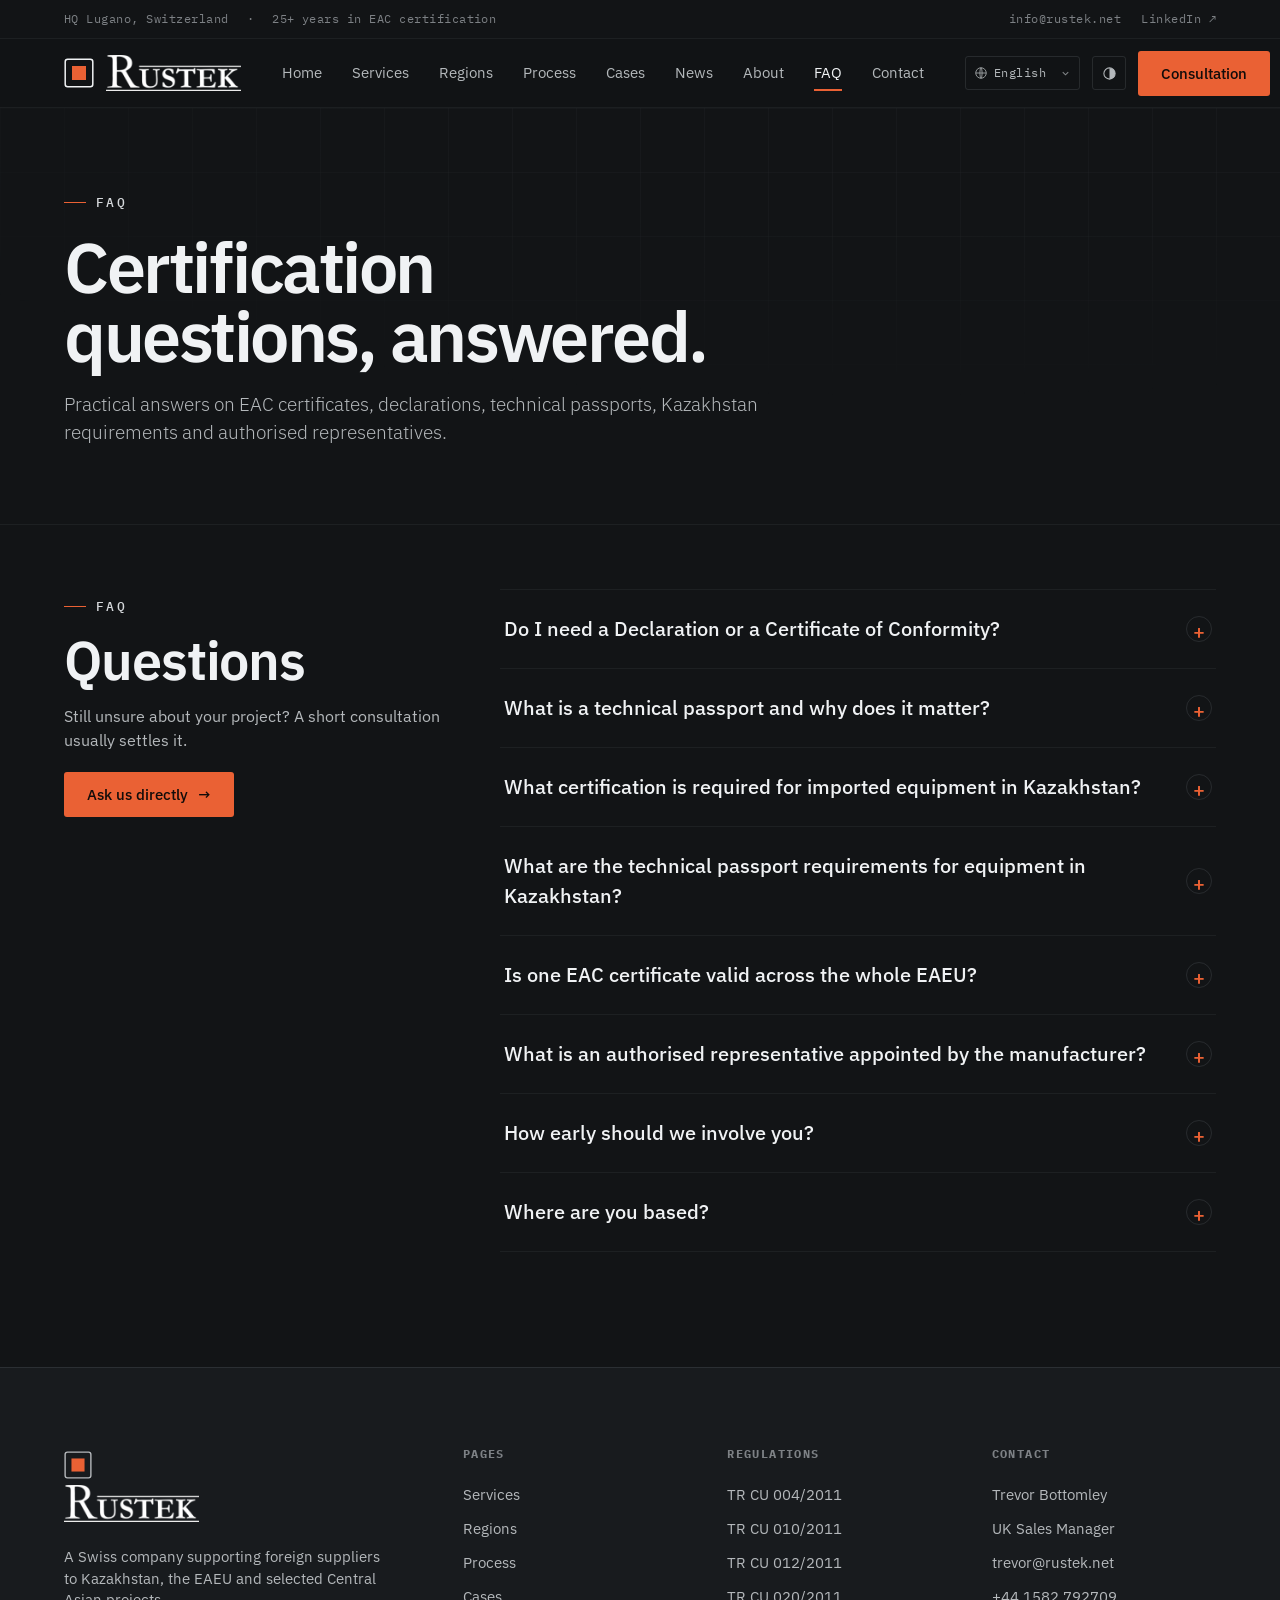
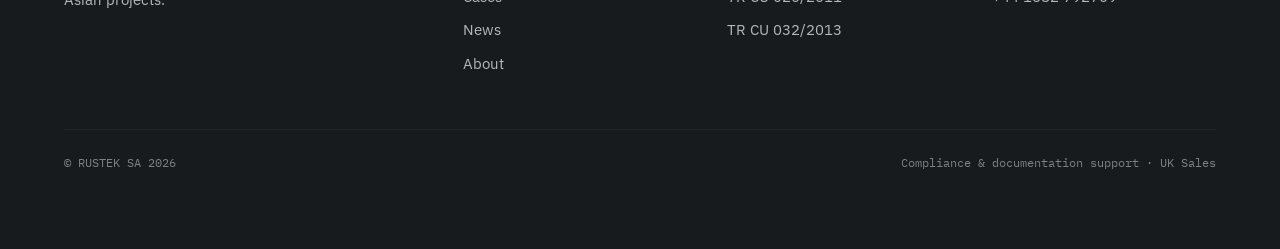
<file: faq.html>
<!DOCTYPE html>
<html lang="en" data-theme="graphite">
<head>
<meta charset="UTF-8">
<meta name="viewport" content="width=device-width, initial-scale=1">
<title>FAQ - EAC Certification and Technical Passports - Rustek SA</title>
<meta name="description" content="Answers to common questions about EAC certification, declarations of conformity, technical passports, Kazakhstan certification requirements and authorised representatives in the EAEU.">
<link rel="canonical" href="https://www.rustek.net/faq.html">
<link rel="alternate" hreflang="en" href="https://www.rustek.net/faq.html?lang=en">
<link rel="alternate" hreflang="ru" href="https://www.rustek.net/faq.html?lang=ru">
<link rel="alternate" hreflang="zh" href="https://www.rustek.net/faq.html?lang=zh">
<link rel="alternate" hreflang="es" href="https://www.rustek.net/faq.html?lang=es">
<link rel="alternate" hreflang="it" href="https://www.rustek.net/faq.html?lang=it">
<link rel="alternate" hreflang="de" href="https://www.rustek.net/faq.html?lang=de">
<link rel="alternate" hreflang="x-default" href="https://www.rustek.net/faq.html">
<script type="application/ld+json">
{
    "@context":  "https://schema.org",
    "@type":  "FAQPage",
    "mainEntity":  [
                       {
                           "@type":  "Question",
                           "name":  "Do I need a Declaration or a Certificate of Conformity?",
                           "acceptedAnswer":  {
                                                  "@type":  "Answer",
                                                  "text":  "The route depends on the equipment and how it operates. Higher-risk equipment such as pressure or Ex equipment generally requires a certificate, while many electrical and control items follow a declaration route."
                                              }
                       },
                       {
                           "@type":  "Question",
                           "name":  "What is a technical passport?",
                           "acceptedAnswer":  {
                                                  "@type":  "Answer",
                                                  "text":  "A technical passport is a manufacturer document supplied with the equipment. It includes the main technical data, manufacturer warranties, operation-stage maintenance and repair information, and may include a number of mandatory appendices. The form and content of the passport depend on the type of equipment and must comply with applicable GOST standards. Sometimes passports must be prepared using forms developed by the contractor for a specific project. The passport is often required for customs clearance and is mandatory for operation of equipment at a hazardous production facility."
                                              }
                       },
                       {
                           "@type":  "Question",
                           "name":  "What certification is required for imported equipment in Kazakhstan?",
                           "acceptedAnswer":  {
                                                  "@type":  "Answer",
                                                  "text":  "Imported equipment for Kazakhstan may require an EAC certificate or declaration of conformity, a permit for use, and a technical documentation package depending on the equipment type, TR CU regulation, pressure category, Ex classification and project specification."
                                              }
                       },
                       {
                           "@type":  "Question",
                           "name":  "What are the technical passport requirements for equipment in Kazakhstan?",
                           "acceptedAnswer":  {
                                                  "@type":  "Answer",
                                                  "text":  "Technical passport requirements for equipment in Kazakhstan usually cover equipment identification, manufacturer details, design and operating parameters, materials, inspections, certificates, drawings, manuals and safe operation information accepted by the client, EPC contractor and local authorities."
                                              }
                       },
                       {
                           "@type":  "Question",
                           "name":  "Is one EAC certificate valid across the EAEU?",
                           "acceptedAnswer":  {
                                                  "@type":  "Answer",
                                                  "text":  "The EAC mark is recognised across all EAEU member states. For custom-made equipment, certificates and declarations apply only to the specific equipment supplied under the contract. Certificates and declarations valid across all EAEU countries are issued only for serial production. Central Asian states outside the union operate separate national schemes."
                                              }
                       }
,
                       {
                           "@type":  "Question",
                           "name":  "What is an authorised representative appointed by the manufacturer?",
                           "acceptedAnswer":  {
                                                  "@type":  "Answer",
                                                  "text":  "An authorised representative appointed by the manufacturer is a company or individual entrepreneur registered in the EAEU and appointed by a foreign manufacturer under an agreement to represent its interests in matters of confirming product conformity with TR CU / EAEU technical regulation requirements. This representative may act as the applicant for a certificate or declaration of conformity and assumes the relevant obligations before EAEU control authorities."
                                              }
                       }
                   ]
}
</script>
<link rel="stylesheet" href="assets/site.css?v=20260609-3">
</head>
<body>

<div class="topbar"><div class="wrap">
  <div class="row" style="gap:18px"><span data-en="HQ Lugano, Switzerland" data-ru="Штаб-квартира — Лугано, Швейцария">HQ Lugano, Switzerland</span><span class="faint">·</span><span data-en="25+ years in EAC certification" data-ru="25+ лет в сертификации EAC">25+ years in EAC certification</span></div>
  <div class="tb-right"><a href="mailto:info@rustek.net">info@rustek.net</a><a href="https://www.linkedin.com/company/rusteksa" target="_blank" rel="noopener">LinkedIn ↗</a></div>
</div></div>

<header class="nav"><div class="wrap">
  <a class="brand" href="index.html"><span class="mark"><svg viewBox="0 0 30 30" width="30" height="30"><rect x="1.2" y="1.2" width="27.6" height="27.6" rx="2.5" fill="none" stroke="currentColor" stroke-width="1.5"/><rect x="8" y="8" width="14" height="14" fill="var(--accent)"/></svg></span><img class="brand-logo-img" src="assets/rustek-logo-official-white.png" alt="Rustek"></a>
  <nav class="nav-links">
    <a href="index.html" data-en="Home" data-ru="Главная">Home</a><a href="services.html" data-en="Services" data-ru="Услуги">Services</a><a href="regions.html" data-en="Regions" data-ru="Регионы">Regions</a><a href="process.html" data-en="Process" data-ru="Процесс">Process</a><a href="cases.html" data-en="Cases" data-ru="Кейсы">Cases</a><a href="news.html" data-en="News" data-ru="Новости">News</a>
    <a href="about.html" data-en="About" data-ru="О нас">About</a><a href="faq.html" class="active" data-en="FAQ" data-ru="FAQ">FAQ</a><a href="contact.html" data-en="Contact" data-ru="Контакты">Contact</a>
  </nav>
  <div class="nav-right">
    <div class="langtoggle"><button data-lang="en">EN</button><button data-lang="ru">RU</button></div>
    <button class="themedot" data-theme-cycle aria-label="Switch theme"><svg width="15" height="15" viewBox="0 0 24 24" fill="none" stroke="currentColor" stroke-width="1.7"><circle cx="12" cy="12" r="9"/><path d="M12 3a9 9 0 0 1 0 18z" fill="currentColor" stroke="none"/></svg></button>
    <a href="contact.html" class="btn btn--primary" data-en="Consultation" data-ru="Консультация">Consultation</a>
    <button class="burger" data-mm-open aria-label="Menu"><svg width="18" height="18" viewBox="0 0 24 24" fill="none" stroke="currentColor" stroke-width="1.8"><path d="M3 6h18M3 12h18M3 18h18"/></svg><span class="burger-label" data-en="Menu" data-ru="Меню">Menu</span></button>
  </div>
</div></header>

<div class="mobile-menu">
  <div class="mm-head"><span class="brand"><span class="sub">RUSTEK SA</span></span><button class="themedot" data-mm-close><svg width="16" height="16" viewBox="0 0 24 24" fill="none" stroke="currentColor" stroke-width="1.8"><path d="M6 6l12 12M18 6L6 18"/></svg></button></div>
  <a href="index.html" data-en="Home" data-ru="Главная">Home</a><a href="services.html" data-en="Services" data-ru="Услуги">Services</a><a href="regions.html" data-en="Regions" data-ru="Регионы">Regions</a><a href="process.html" data-en="Process" data-ru="Процесс">Process</a><a href="cases.html" data-en="Cases" data-ru="Кейсы">Cases</a><a href="news.html" data-en="News" data-ru="Новости">News</a><a href="about.html" data-en="About" data-ru="О нас">About</a><a href="faq.html" class="active" data-en="FAQ" data-ru="FAQ">FAQ</a><a href="contact.html" data-en="Contact" data-ru="Контакты">Contact</a>
  <div class="row" style="margin-top:24px;justify-content:space-between"><div class="langtoggle"><button data-lang="en">EN</button><button data-lang="ru">RU</button></div><button class="btn btn--ghost" data-theme-cycle><span data-en="Theme:" data-ru="Тема:">Theme:</span>&nbsp;<span data-theme-label>Graphite</span></button></div>
</div>

<!-- HERO -->
<section class="section--tight hero" style="padding-top:clamp(48px,6vw,80px)">
  <div class="grid-bg"></div>
  <div class="wrap" style="position:relative;z-index:1">
    <div class="eyebrow reveal" data-en="FAQ" data-ru="Вопросы">FAQ</div>
    <h1 class="h-display reveal" style="margin-top:20px;font-size:clamp(2.4rem,5.5vw,4.4rem);max-width:920px" data-en="Certification questions, answered." data-ru="Ответы на вопросы о сертификации.">Certification questions, answered.</h1>
    <p class="lead reveal" style="margin-top:20px;max-width:760px" data-en="Practical answers on EAC certificates, declarations, technical passports, Kazakhstan requirements and authorised representatives." data-ru="Практические ответы о сертификатах EAC, декларациях, технических паспортах, требованиях Казахстана и уполномоченных лицах.">Practical answers on EAC certificates, declarations, technical passports, Kazakhstan requirements and authorised representatives.</p>
  </div>
</section>
<!-- ================= FAQ ================= -->
<section class="section divider" id="faq" style="padding-top:clamp(38px,5vw,72px)">
  <div class="wrap">
    <div style="display:grid;grid-template-columns:0.7fr 1.3fr;gap:clamp(28px,4vw,64px)" class="hero-grid">
      <div>
        <div class="eyebrow reveal" data-en="FAQ" data-ru="Вопросы">FAQ</div>
        <h2 class="h1 reveal" style="margin-top:16px" data-en="Questions" data-ru="Вопросы">Questions</h2>
        <p class="muted reveal" style="margin-top:16px" data-en="Still unsure about your project? A short consultation usually settles it." data-ru="Остались сомнения по проекту? Короткая консультация обычно всё проясняет.">Still unsure about your project? A short consultation usually settles it.</p>
        <a href="contact.html" class="btn btn--primary reveal" style="margin-top:20px"><span data-en="Ask us directly" data-ru="Спросить напрямую">Ask us directly</span><span class="ar">→</span></a>
      </div>
      <div data-accordion class="reveal">
        <div class="acc-item">
          <button class="acc-q"><span data-en="Do I need a Declaration or a Certificate of Conformity?" data-ru="Мне нужна декларация или сертификат соответствия?">Do I need a Declaration or a Certificate of Conformity?</span><span class="pm">+</span></button>
          <div class="acc-a"><div class="acc-a-inner" data-en="It depends on the equipment and how it operates. Higher-risk equipment — pressure, Ex — generally requires a Certificate, while many electrical and control items follow a Declaration route. We confirm the correct route during the tender review." data-ru="Это зависит от оборудования и режима его работы. Оборудование с повышенным риском — под давлением, Ex — как правило, требует сертификата, а многие электрические и управляющие изделия идут по маршруту декларирования. Корректный маршрут мы подтверждаем при анализе тендера.">It depends on the equipment and how it operates.</div></div>
        </div>
        <div class="acc-item">
          <button class="acc-q"><span data-en="What is a technical passport and why does it matter?" data-ru="Что такое технический паспорт и почему это важно?">What is a technical passport and why does it matter?</span><span class="pm">+</span></button>
          <div class="acc-a"><div class="acc-a-inner" data-en="A technical passport is a manufacturer document supplied with the equipment. It includes the main technical data, manufacturer warranties, operation-stage maintenance and repair information, and may include a number of mandatory appendices. The form and content of the passport depend on the type of equipment and must comply with applicable GOST standards. Sometimes passports must be prepared using forms developed by the contractor for a specific project. The passport is often required for customs clearance and is mandatory for operation of equipment at a hazardous production facility." data-ru="Технический паспорт — это документ производителя, прилагающийся к оборудованию, включающий основные технические данные, гарантии производителя, информацию об обслуживании и ремонте в процессе эксплуатации и может включать ряд обязательных приложений. Форма и содержание паспорта зависят от типа оборудования и должны соответствовать ГОСТами. Иногда требуется оформление паспортов по формам, разработанным подрядчиком для конкретного проекта. Паспорт часто требуется при таможенном оформлении и обязателен для эксплуатации оборудования на опасном производственном объекте.">A technical passport is the project-specific document set that accompanies imported equipment.</div></div>
        </div>
        <div class="acc-item">
          <button class="acc-q"><span data-en="What certification is required for imported equipment in Kazakhstan?" data-ru="Какая сертификация нужна для импортного оборудования в Казахстане?">What certification is required for imported equipment in Kazakhstan?</span><span class="pm">+</span></button>
          <div class="acc-a"><div class="acc-a-inner" data-en="Imported equipment for Kazakhstan may require an EAC certificate or declaration of conformity, a permit for use, and a technical documentation package depending on the equipment type, TR CU regulation, pressure category, Ex classification and project specification." data-ru="Для импортного оборудования в Казахстане может потребоваться сертификат или декларация соответствия EAC, разрешение на применение и пакет технической документации в зависимости от типа оборудования, регламента ТР ТС, категории давления, Ex-классификации и проектной спецификации.">Imported equipment for Kazakhstan may require an EAC certificate or declaration of conformity, a permit for use, and a technical documentation package depending on the equipment type, TR CU regulation, pressure category, Ex classification and project specification.</div></div>
        </div>
        <div class="acc-item">
          <button class="acc-q"><span data-en="What are the technical passport requirements for equipment in Kazakhstan?" data-ru="Какие требования к техническому паспорту оборудования в Казахстане?">What are the technical passport requirements for equipment in Kazakhstan?</span><span class="pm">+</span></button>
          <div class="acc-a"><div class="acc-a-inner" data-en="Technical passport requirements for equipment in Kazakhstan usually cover equipment identification, manufacturer details, design and operating parameters, materials, inspections, certificates, drawings, manuals and safe operation information accepted by the client, EPC contractor and local authorities." data-ru="Требования к техническому паспорту оборудования в Казахстане обычно охватывают идентификацию оборудования, данные изготовителя, расчётные и рабочие параметры, материалы, проверки, сертификаты, чертежи, руководства и сведения о безопасной эксплуатации, принимаемые заказчиком, EPC-подрядчиком и местными органами.">Technical passport requirements for equipment in Kazakhstan usually cover equipment identification, manufacturer details, design and operating parameters, materials, inspections, certificates, drawings, manuals and safe operation information accepted by the client, EPC contractor and local authorities.</div></div>
        </div>
        <div class="acc-item">
          <button class="acc-q"><span data-en="Is one EAC certificate valid across the whole EAEU?" data-ru="Действует ли один сертификат EAC во всём ЕАЭС?">Is one EAC certificate valid across the whole EAEU?</span><span class="pm">+</span></button>
          <div class="acc-a"><div class="acc-a-inner" data-en="Yes — the EAC mark is recognised across all EAEU member states (Russia, Kazakhstan, Belarus, Kyrgyzstan, Armenia). However, for custom-made equipment, certificates and declarations apply only to the specific equipment supplied under the contract. Certificates and declarations valid across all EAEU countries are issued only for serial production. Central Asian states outside the union — such as Uzbekistan and Turkmenistan — operate separate national schemes." data-ru="Да — знак EAC признаётся во всех странах-членах ЕАЭС (Россия, Казахстан, Беларусь, Кыргызстан, Армения). Однако следует учитывать, что на оборудование, изготовленное под заказ, оформляются сертификаты и декларации, применимые только к конкретному оборудованию, поставляемому по контракту. Сертификаты и декларации, действующие во всех странах ЕАЭС оформляются только на продукцию серийного производства. Государства Центральной Азии вне союза — например, Узбекистан и Туркменистан — используют отдельные национальные схемы">Yes — the EAC mark is recognised across all EAEU member states.</div></div>
        </div>
        <div class="acc-item">
          <button class="acc-q"><span data-en="What is an authorised representative appointed by the manufacturer?" data-ru="Что такое уполномоченное производителем лицо?">What is an authorised representative appointed by the manufacturer?</span><span class="pm">+</span></button>
          <div class="acc-a"><div class="acc-a-inner" data-en="An authorised representative appointed by the manufacturer is a company or individual entrepreneur registered in the EAEU and appointed by a foreign manufacturer under an agreement to represent its interests in matters of confirming product conformity with TR CU / EAEU technical regulation requirements. This representative may act as the applicant for a certificate or declaration of conformity and assumes the relevant obligations before EAEU control authorities." data-ru="Уполномоченное изготовителем лицо — это компания или индивидуальный предприниматель, зарегистрированные в ЕАЭС и назначенные иностранным изготовителем по договору для представления его интересов по вопросам подтверждения соответствия продукции требованиям ТР ТС / ТР ЕАЭС. Такое лицо может быть заявителем по сертификату или декларации соответствия и несет соответствующие обязательства перед органами контроля в ЕАЭС.">An authorised representative appointed by the manufacturer is a company or individual entrepreneur registered in the EAEU and appointed by a foreign manufacturer under an agreement to represent its interests in matters of confirming product conformity with TR CU / EAEU technical regulation requirements. This representative may act as the applicant for a certificate or declaration of conformity and assumes the relevant obligations before EAEU control authorities.</div></div>
        </div>
        <div class="acc-item">
          <button class="acc-q"><span data-en="How early should we involve you?" data-ru="На каком этапе лучше нас подключать?">How early should we involve you?</span><span class="pm">+</span></button>
          <div class="acc-a"><div class="acc-a-inner" data-en="As early as the bid. A tender compliance assessment before submission protects your margin and your delivery dates — it is far cheaper to plan the route than to fix it after the Purchase Order is awarded." data-ru="Как можно раньше — на этапе тендера. Оценка соответствия до подачи защищает вашу маржу и сроки поставки — спланировать маршрут гораздо дешевле, чем исправлять его после получения контракта на поставку.">As early as the bid.</div></div>
        </div>
        <div class="acc-item">
          <button class="acc-q"><span data-en="Where are you based?" data-ru="Где вы находитесь?">Where are you based?</span><span class="pm">+</span></button>
          <div class="acc-a"><div class="acc-a-inner" data-en="Rustek is headquartered in Lugano, Switzerland, and works with a network of accredited bodies across the EAEU — giving international clients a single, commercially clear point of contact." data-ru="Rustek базируется в Лугано (Швейцария) и работает с сетью аккредитованных органов по всему ЕАЭС — давая международным клиентам единую, коммерчески прозрачную точку контакта.">Rustek is headquartered in Lugano, Switzerland.</div></div>
        </div>
      </div>
    </div>
  </div>
</section>


<footer class="foot"><div class="wrap">
  <div class="foot-grid">
    <div><a class="brand" href="index.html" style="margin-bottom:18px"><span class="mark"><svg viewBox="0 0 30 30" width="28" height="28"><rect x="1.2" y="1.2" width="27.6" height="27.6" rx="2.5" fill="none" stroke="currentColor" stroke-width="1.5"/><rect x="8" y="8" width="14" height="14" fill="var(--accent)"/></svg></span><img class="brand-logo-img" src="assets/rustek-logo-official-white.png" alt="Rustek"></a><p class="muted" style="max-width:340px;font-size:14.5px" data-en="A Swiss company supporting foreign suppliers to Kazakhstan, the EAEU and selected Central Asian projects." data-ru="Швейцарская компания, поддерживающая иностранных поставщиков в Казахстан, ЕАЭС и Центральную Азию.">A Swiss company supporting foreign suppliers to Kazakhstan, the EAEU and selected Central Asian projects.</p></div>
    <div><h5 data-en="Pages" data-ru="Страницы">Pages</h5><a href="services.html" data-en="Services" data-ru="Услуги">Services</a><a href="regions.html" data-en="Regions" data-ru="Регионы">Regions</a><a href="process.html" data-en="Process" data-ru="Процесс">Process</a><a href="cases.html" data-en="Cases" data-ru="Кейсы">Cases</a><a href="news.html" data-en="News" data-ru="Новости">News</a><a href="about.html" data-en="About" data-ru="О нас">About</a></div>
    <div><h5 data-en="Regulations" data-ru="Регламенты">Regulations</h5><a href="services.html">TR CU 004/2011</a><a href="services.html">TR CU 010/2011</a><a href="services.html">TR CU 012/2011</a><a href="services.html">TR CU 020/2011</a><a href="services.html">TR CU 032/2013</a></div>
    <div><h5 data-en="Contact" data-ru="Контакты">Contact</h5><a href="contact.html">Trevor Bottomley</a><a href="contact.html" data-en="UK Sales Manager" data-ru="UK Sales Manager">UK Sales Manager</a><a href="mailto:trevor@rustek.net">trevor@rustek.net</a><a href="tel:+441582792709">+44 1582 792709</a></div>
  </div>
  <div class="foot-bottom"><span>© RUSTEK SA 2026</span><span data-en="Compliance & documentation support · UK Sales" data-ru="Сопровождение соответствия и документации · UK Sales">Compliance &amp; documentation support · UK Sales</span></div>
</div></footer>

<script src="assets/i18n.js?v=20260609-1"></script>
<script src="assets/app.js?v=20260603-3"></script>
</body>
</html>
</file>
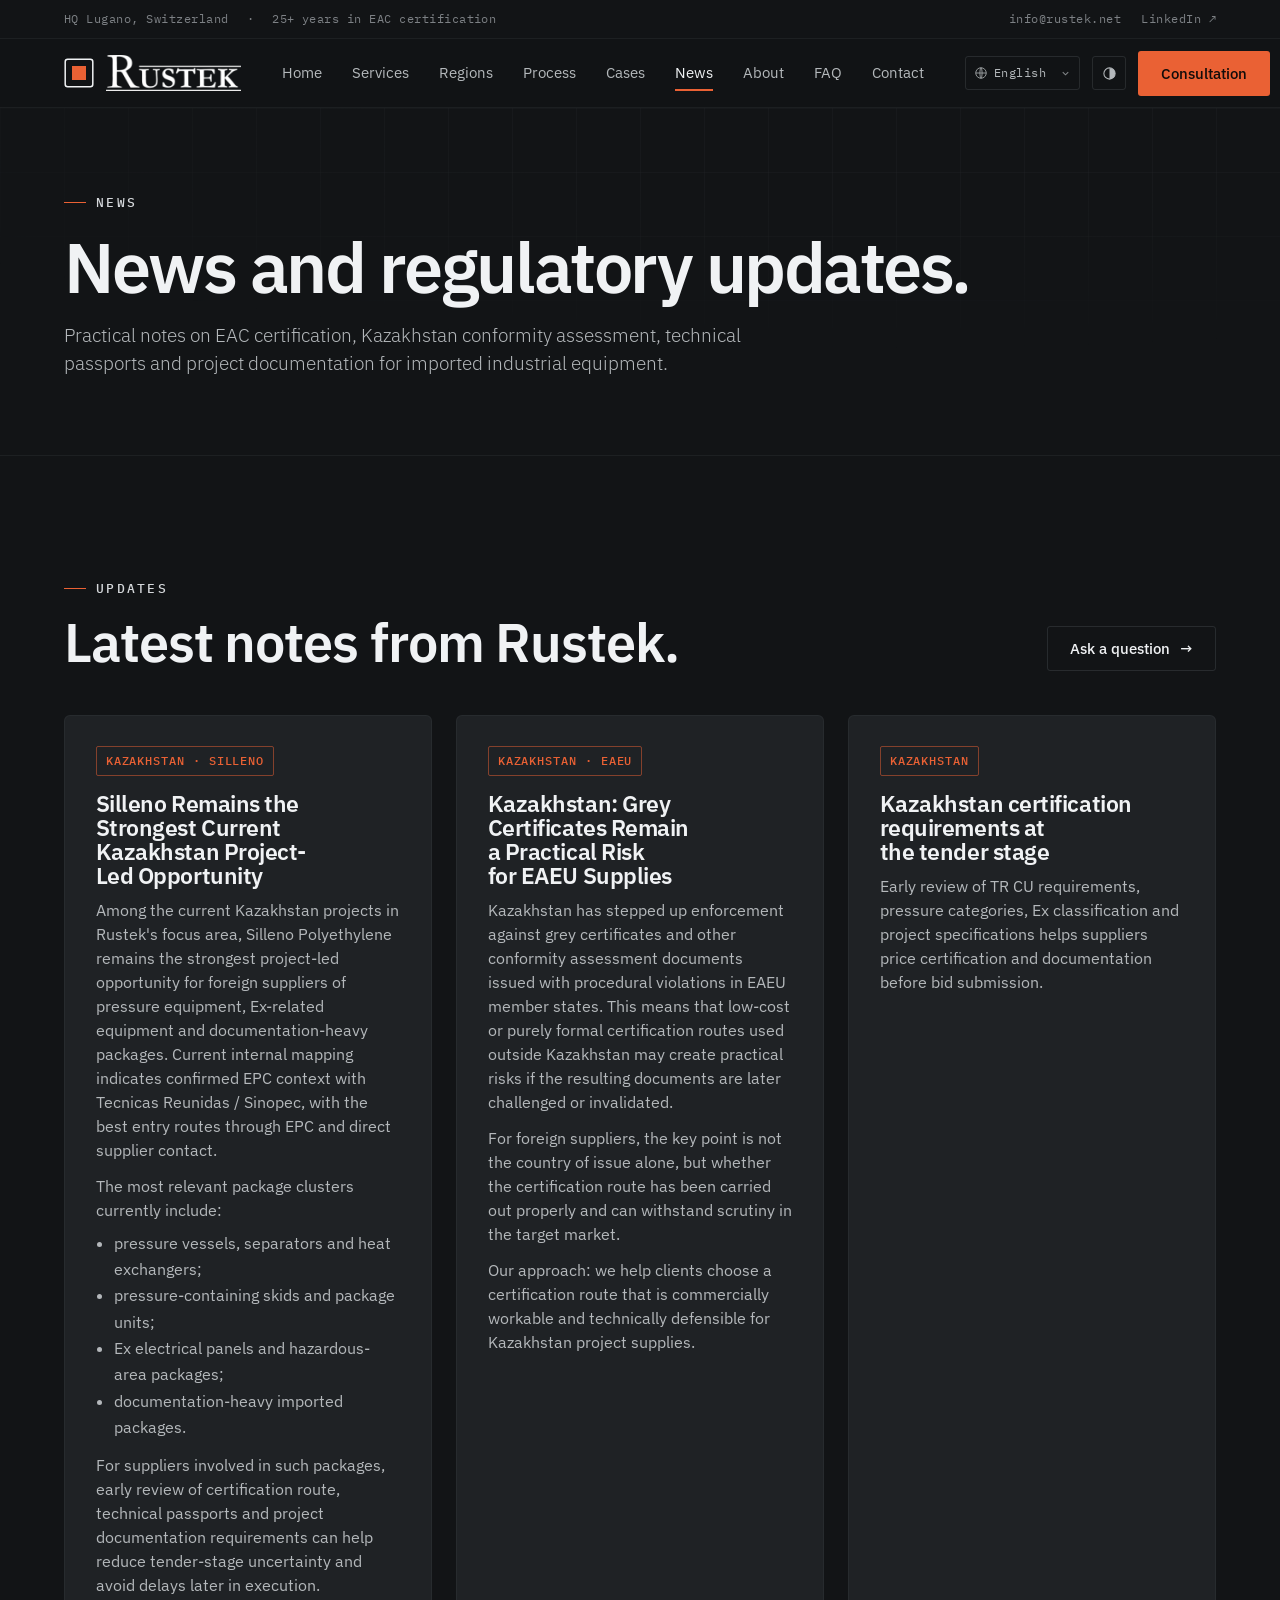
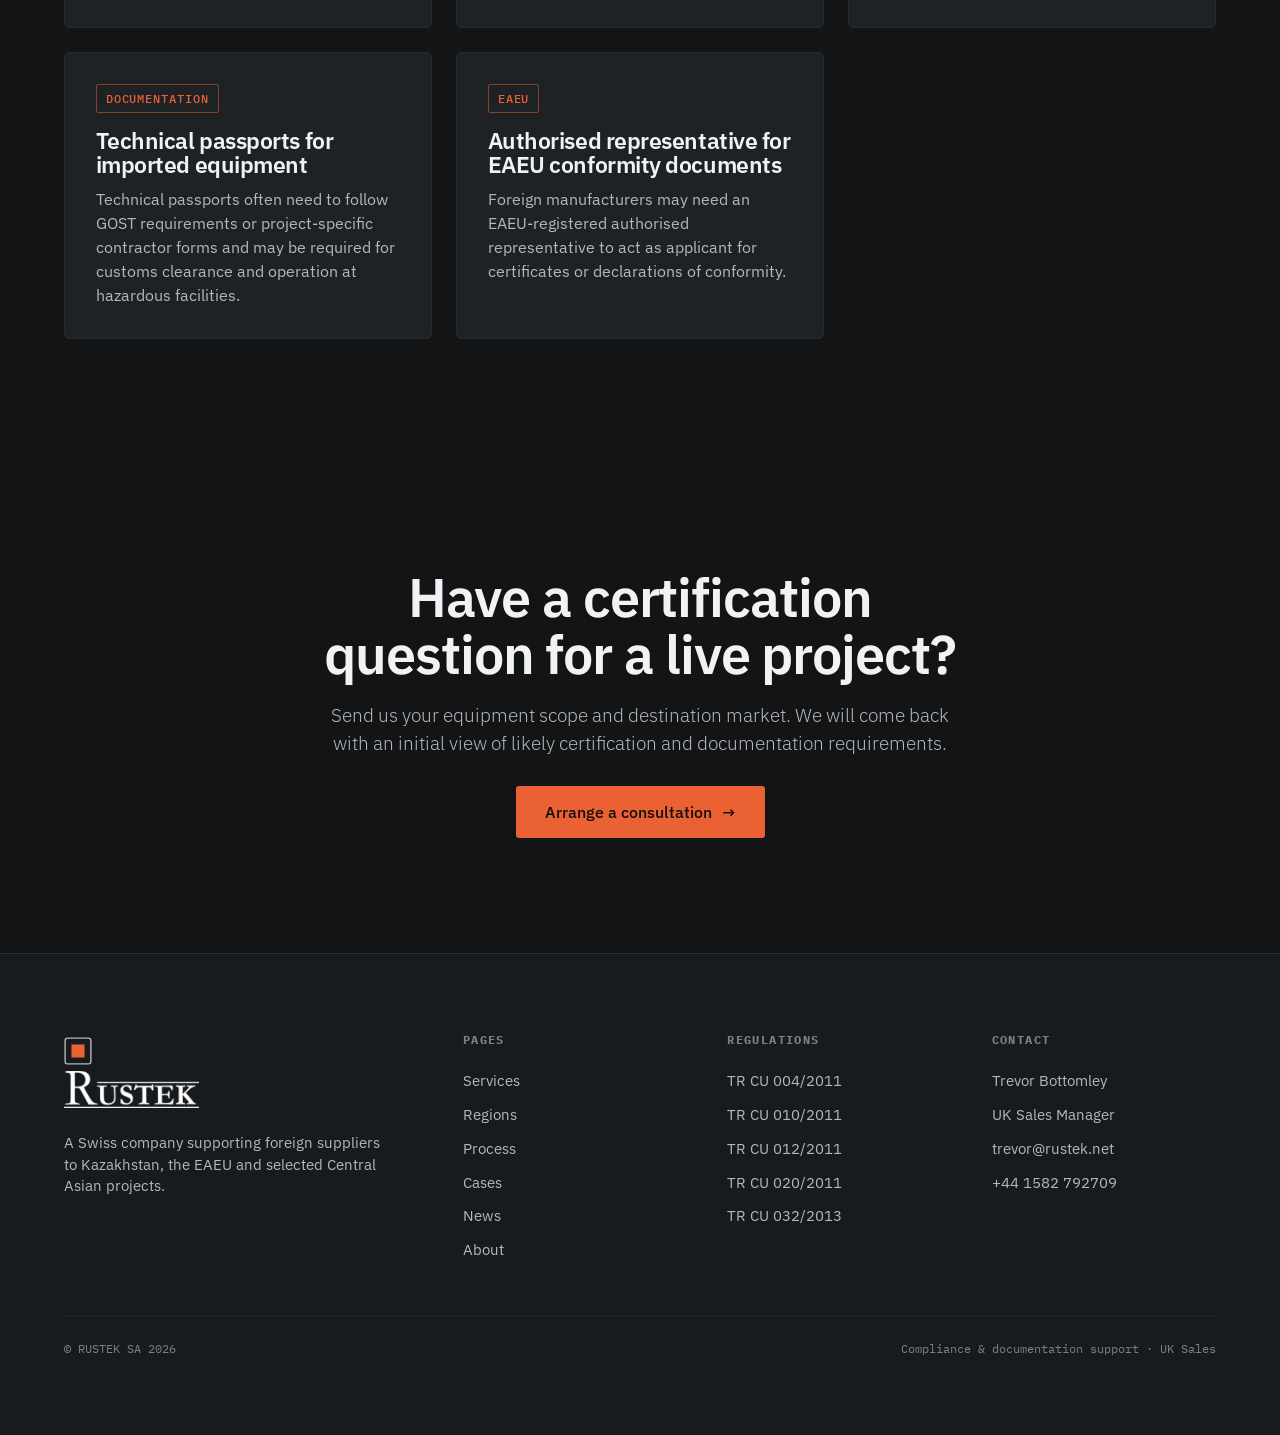
<file: news.html>
<!DOCTYPE html>
<html lang="en" data-theme="graphite">
<head>
<meta charset="UTF-8">
<meta name="viewport" content="width=device-width, initial-scale=1">
<title>News - Rustek SA</title>
<meta name="description" content="News and practical updates from Rustek SA on EAC certification, Kazakhstan conformity assessment, technical passports and documentation for industrial equipment projects.">
<link rel="canonical" href="https://www.rustek.net/news.html">
<link rel="alternate" hreflang="en" href="https://www.rustek.net/news.html?lang=en">
<link rel="alternate" hreflang="ru" href="https://www.rustek.net/news.html?lang=ru">
<link rel="alternate" hreflang="zh" href="https://www.rustek.net/news.html?lang=zh">
<link rel="alternate" hreflang="es" href="https://www.rustek.net/news.html?lang=es">
<link rel="alternate" hreflang="it" href="https://www.rustek.net/news.html?lang=it">
<link rel="alternate" hreflang="de" href="https://www.rustek.net/news.html?lang=de">
<link rel="alternate" hreflang="x-default" href="https://www.rustek.net/news.html">
<link rel="stylesheet" href="assets/site.css?v=20260609-3">
</head>
<body>

<div class="topbar"><div class="wrap">
  <div class="row" style="gap:18px"><span data-en="HQ Lugano, Switzerland" data-ru="Штаб-квартира — Лугано, Швейцария">HQ Lugano, Switzerland</span><span class="faint">·</span><span data-en="25+ years in EAC certification" data-ru="25+ лет в сертификации EAC">25+ years in EAC certification</span></div>
  <div class="tb-right"><a href="mailto:info@rustek.net">info@rustek.net</a><a href="https://www.linkedin.com/company/rusteksa" target="_blank" rel="noopener">LinkedIn ↗</a></div>
</div></div>

<header class="nav"><div class="wrap">
  <a class="brand" href="index.html"><span class="mark"><svg viewBox="0 0 30 30" width="30" height="30"><rect x="1.2" y="1.2" width="27.6" height="27.6" rx="2.5" fill="none" stroke="currentColor" stroke-width="1.5"/><rect x="8" y="8" width="14" height="14" fill="var(--accent)"/></svg></span><img class="brand-logo-img" src="assets/rustek-logo-official-white.png" alt="Rustek"></a>
  <nav class="nav-links">
    <a href="index.html" data-en="Home" data-ru="Главная">Home</a><a href="services.html" data-en="Services" data-ru="Услуги">Services</a><a href="regions.html" data-en="Regions" data-ru="Регионы">Regions</a><a href="process.html" data-en="Process" data-ru="Процесс">Process</a><a href="cases.html" data-en="Cases" data-ru="Кейсы">Cases</a><a href="news.html" class="active" data-en="News" data-ru="Новости">News</a>
    <a href="about.html" data-en="About" data-ru="О нас">About</a><a href="faq.html" data-en="FAQ" data-ru="FAQ">FAQ</a><a href="contact.html" data-en="Contact" data-ru="Контакты">Contact</a>
  </nav>
  <div class="nav-right">
    <div class="langtoggle"><button data-lang="en">EN</button><button data-lang="ru">RU</button></div>
    <button class="themedot" data-theme-cycle aria-label="Switch theme"><svg width="15" height="15" viewBox="0 0 24 24" fill="none" stroke="currentColor" stroke-width="1.7"><circle cx="12" cy="12" r="9"/><path d="M12 3a9 9 0 0 1 0 18z" fill="currentColor" stroke="none"/></svg></button>
    <a href="contact.html" class="btn btn--primary" data-en="Consultation" data-ru="Консультация">Consultation</a>
    <button class="burger" data-mm-open aria-label="Menu"><svg width="18" height="18" viewBox="0 0 24 24" fill="none" stroke="currentColor" stroke-width="1.8"><path d="M3 6h18M3 12h18M3 18h18"/></svg><span class="burger-label" data-en="Menu" data-ru="Меню">Menu</span></button>
  </div>
</div></header>

<div class="mobile-menu">
  <div class="mm-head"><span class="brand"><span class="sub">RUSTEK SA</span></span><button class="themedot" data-mm-close><svg width="16" height="16" viewBox="0 0 24 24" fill="none" stroke="currentColor" stroke-width="1.8"><path d="M6 6l12 12M18 6L6 18"/></svg></button></div>
  <a href="index.html" data-en="Home" data-ru="Главная">Home</a><a href="services.html" data-en="Services" data-ru="Услуги">Services</a><a href="regions.html" data-en="Regions" data-ru="Регионы">Regions</a><a href="process.html" data-en="Process" data-ru="Процесс">Process</a><a href="cases.html" data-en="Cases" data-ru="Кейсы">Cases</a><a href="news.html" class="active" data-en="News" data-ru="Новости">News</a><a href="about.html" data-en="About" data-ru="О нас">About</a><a href="faq.html" data-en="FAQ" data-ru="FAQ">FAQ</a><a href="contact.html" data-en="Contact" data-ru="Контакты">Contact</a>
  <div class="row" style="margin-top:24px;justify-content:space-between"><div class="langtoggle"><button data-lang="en">EN</button><button data-lang="ru">RU</button></div><button class="btn btn--ghost" data-theme-cycle><span data-en="Theme:" data-ru="Тема:">Theme:</span>&nbsp;<span data-theme-label>Graphite</span></button></div>
</div>

<!-- HERO -->
<section class="section--tight hero" style="padding-top:clamp(48px,6vw,80px)">
  <div class="grid-bg"></div>
  <div class="wrap" style="position:relative;z-index:1">
    <div class="eyebrow reveal" data-en="News" data-ru="Новости">News</div>
    <h1 class="h-display reveal" style="margin-top:20px;font-size:clamp(2.4rem,5.5vw,4.4rem);max-width:920px" data-en="News and regulatory updates." data-ru="Новости и регуляторные обновления.">News and regulatory updates.</h1>
    <p class="lead reveal" style="margin-top:20px;max-width:760px" data-en="Practical notes on EAC certification, Kazakhstan conformity assessment, technical passports and project documentation for imported industrial equipment." data-ru="Практические заметки о сертификации EAC, оценке соответствия в Казахстане, технических паспортах и проектной документации для импортного промышленного оборудования.">Practical notes on EAC certification, Kazakhstan conformity assessment, technical passports and project documentation for imported industrial equipment.</p>
  </div>
</section>

<section class="section divider">
  <div class="wrap">
    <div class="between" style="margin-bottom:44px">
      <div>
        <div class="eyebrow reveal" data-en="Updates" data-ru="Обновления">Updates</div>
        <h2 class="h1 reveal" style="margin-top:16px;max-width:720px" data-en="Latest notes from Rustek." data-ru="Последние заметки Rustek.">Latest notes from Rustek.</h2>
      </div>
      <a href="contact.html" class="btn btn--ghost reveal"><span data-en="Ask a question" data-ru="Задать вопрос">Ask a question</span><span class="ar">→</span></a>
    </div>

    <div class="grid g-3">
      <article class="card card--pad hover reveal">
        <div class="tag tag--accent" data-en="Kazakhstan · Silleno" data-ru="Казахстан · Silleno">Kazakhstan · Silleno</div>
        <h3 class="h3" style="margin:16px 0 10px" data-en="Silleno Remains the Strongest Current Kazakhstan Project-Led Opportunity" data-ru="Silleno остается сильнейшей текущей проектной возможностью в Казахстане">Silleno Remains the Strongest Current Kazakhstan Project-Led Opportunity</h3>
        <p class="muted" data-en="Among the current Kazakhstan projects in Rustek's focus area, Silleno Polyethylene remains the strongest project-led opportunity for foreign suppliers of pressure equipment, Ex-related equipment and documentation-heavy packages. Current internal mapping indicates confirmed EPC context with Tecnicas Reunidas / Sinopec, with the best entry routes through EPC and direct supplier contact." data-ru="Среди текущих проектов Казахстана в зоне фокуса Rustek проект Silleno Polyethylene остается одной из наиболее сильных проектных возможностей для иностранных поставщиков оборудования под давлением, Ex-оборудования и комплектных поставок с большим объемом документации. Текущая внутренняя оценка указывает на подтвержденный EPC-контекст с Tecnicas Reunidas / Sinopec, а наиболее эффективные маршруты входа проходят через EPC и прямой контакт с поставщиками.">Among the current Kazakhstan projects in Rustek's focus area, Silleno Polyethylene remains the strongest project-led opportunity for foreign suppliers of pressure equipment, Ex-related equipment and documentation-heavy packages. Current internal mapping indicates confirmed EPC context with Tecnicas Reunidas / Sinopec, with the best entry routes through EPC and direct supplier contact.</p>
        <p class="muted" style="margin-top:12px" data-en="The most relevant package clusters currently include:" data-ru="Наиболее релевантные группы поставок сейчас включают:">The most relevant package clusters currently include:</p>
        <ul class="muted" style="margin:8px 0 0 18px;padding:0;line-height:1.65">
          <li data-en="pressure vessels, separators and heat exchangers;" data-ru="сосуды под давлением, сепараторы и теплообменники;">pressure vessels, separators and heat exchangers;</li>
          <li data-en="pressure-containing skids and package units;" data-ru="скиды и блочные установки, содержащие оборудование под давлением;">pressure-containing skids and package units;</li>
          <li data-en="Ex electrical panels and hazardous-area packages;" data-ru="Ex-электрощиты и комплекты для взрывоопасных зон;">Ex electrical panels and hazardous-area packages;</li>
          <li data-en="documentation-heavy imported packages." data-ru="импортные комплектные поставки с большим объемом документации.">documentation-heavy imported packages.</li>
        </ul>
        <p class="muted" style="margin-top:12px" data-en="For suppliers involved in such packages, early review of certification route, technical passports and project documentation requirements can help reduce tender-stage uncertainty and avoid delays later in execution." data-ru="Для поставщиков таких комплектов ранний анализ маршрута сертификации, требований к техническим паспортам и проектной документации помогает снизить неопределенность на этапе тендера и избежать задержек на последующих стадиях исполнения.">For suppliers involved in such packages, early review of certification route, technical passports and project documentation requirements can help reduce tender-stage uncertainty and avoid delays later in execution.</p>
      </article>
      <article class="card card--pad hover reveal">
        <div class="tag tag--accent" data-en="Kazakhstan · EAEU" data-ru="Казахстан · ЕАЭС">Kazakhstan · EAEU</div>
        <h3 class="h3" style="margin:16px 0 10px" data-en="Kazakhstan: Grey Certificates Remain a Practical Risk for EAEU Supplies" data-ru="Казахстан: серые сертификаты остаются практическим риском для поставок в ЕАЭС">Kazakhstan: Grey Certificates Remain a Practical Risk for EAEU Supplies</h3>
        <p class="muted" data-en="Kazakhstan has stepped up enforcement against grey certificates and other conformity assessment documents issued with procedural violations in EAEU member states. This means that low-cost or purely formal certification routes used outside Kazakhstan may create practical risks if the resulting documents are later challenged or invalidated." data-ru="Казахстан усилил контроль в отношении серых сертификатов и других документов об оценке соответствия, выданных с процедурными нарушениями в странах ЕАЭС. Это означает, что дешевые или формальные маршруты сертификации за пределами Казахстана могут создавать практические риски, если такие документы позднее будут оспорены или признаны недействительными.">Kazakhstan has stepped up enforcement against grey certificates and other conformity assessment documents issued with procedural violations in EAEU member states. This means that low-cost or purely formal certification routes used outside Kazakhstan may create practical risks if the resulting documents are later challenged or invalidated.</p>
        <p class="muted" style="margin-top:12px" data-en="For foreign suppliers, the key point is not the country of issue alone, but whether the certification route has been carried out properly and can withstand scrutiny in the target market." data-ru="Для иностранных поставщиков ключевой вопрос заключается не только в стране выдачи документа, а в том, был ли маршрут сертификации проведен корректно и выдержит ли он проверку на целевом рынке.">For foreign suppliers, the key point is not the country of issue alone, but whether the certification route has been carried out properly and can withstand scrutiny in the target market.</p>
        <p class="muted" style="margin-top:12px" data-en="Our approach: we help clients choose a certification route that is commercially workable and technically defensible for Kazakhstan project supplies." data-ru="Наш подход: мы помогаем клиентам выбрать маршрут сертификации, который коммерчески применим и технически обоснован для проектных поставок в Казахстан.">Our approach: we help clients choose a certification route that is commercially workable and technically defensible for Kazakhstan project supplies.</p>
      </article>

      <article class="card card--pad hover reveal">
        <div class="tag tag--accent" data-en="Kazakhstan" data-ru="Казахстан">Kazakhstan</div>
        <h3 class="h3" style="margin:16px 0 10px" data-en="Kazakhstan certification requirements at the tender stage" data-ru="Требования сертификации в Казахстане на этапе тендера">Kazakhstan certification requirements at the tender stage</h3>
        <p class="muted" data-en="Early review of TR CU requirements, pressure categories, Ex classification and project specifications helps suppliers price certification and documentation before bid submission." data-ru="Ранний анализ требований ТР ТС, категорий давления, Ex-классификации и проектных спецификаций помогает поставщикам оценить стоимость сертификации и документации до подачи тендера.">Early review of TR CU requirements, pressure categories, Ex classification and project specifications helps suppliers price certification and documentation before bid submission.</p>
      </article>

      <article class="card card--pad hover reveal">
        <div class="tag tag--accent" data-en="Documentation" data-ru="Документация">Documentation</div>
        <h3 class="h3" style="margin:16px 0 10px" data-en="Technical passports for imported equipment" data-ru="Технические паспорта для импортного оборудования">Technical passports for imported equipment</h3>
        <p class="muted" data-en="Technical passports often need to follow GOST requirements or project-specific contractor forms and may be required for customs clearance and operation at hazardous facilities." data-ru="Технические паспорта часто должны соответствовать требованиям ГОСТ или проектным формам подрядчика и могут требоваться для таможенного оформления и эксплуатации на опасных производственных объектах.">Technical passports often need to follow GOST requirements or project-specific contractor forms and may be required for customs clearance and operation at hazardous facilities.</p>
      </article>

      <article class="card card--pad hover reveal">
        <div class="tag tag--accent" data-en="EAEU" data-ru="ЕАЭС">EAEU</div>
        <h3 class="h3" style="margin:16px 0 10px" data-en="Authorised representative for EAEU conformity documents" data-ru="Уполномоченное лицо для документов соответствия ЕАЭС">Authorised representative for EAEU conformity documents</h3>
        <p class="muted" data-en="Foreign manufacturers may need an EAEU-registered authorised representative to act as applicant for certificates or declarations of conformity." data-ru="Иностранным изготовителям может потребоваться зарегистрированное в ЕАЭС уполномоченное лицо, которое выступает заявителем по сертификатам или декларациям соответствия.">Foreign manufacturers may need an EAEU-registered authorised representative to act as applicant for certificates or declarations of conformity.</p>
      </article>
    </div>
  </div>
</section>

<section class="section center">
  <div class="wrap" style="max-width:760px">
    <h2 class="h1 reveal" data-en="Have a certification question for a live project?" data-ru="Есть вопрос по сертификации для текущего проекта?">Have a certification question for a live project?</h2>
    <p class="lead reveal" style="margin:18px auto 0;max-width:620px" data-en="Send us your equipment scope and destination market. We will come back with an initial view of likely certification and documentation requirements." data-ru="Пришлите состав оборудования и рынок поставки. Мы вернемся с первичной оценкой вероятных требований по сертификации и документации.">Send us your equipment scope and destination market. We will come back with an initial view of likely certification and documentation requirements.</p>
    <div class="row reveal" style="justify-content:center;margin-top:28px"><a href="contact.html" class="btn btn--primary btn--lg"><span data-en="Arrange a consultation" data-ru="Запросить консультацию">Arrange a consultation</span><span class="ar">→</span></a></div>
  </div>
</section>
<footer class="foot"><div class="wrap">
  <div class="foot-grid">
    <div><a class="brand" href="index.html" style="margin-bottom:18px"><span class="mark"><svg viewBox="0 0 30 30" width="28" height="28"><rect x="1.2" y="1.2" width="27.6" height="27.6" rx="2.5" fill="none" stroke="currentColor" stroke-width="1.5"/><rect x="8" y="8" width="14" height="14" fill="var(--accent)"/></svg></span><img class="brand-logo-img" src="assets/rustek-logo-official-white.png" alt="Rustek"></a><p class="muted" style="max-width:340px;font-size:14.5px" data-en="A Swiss company supporting foreign suppliers to Kazakhstan, the EAEU and selected Central Asian projects." data-ru="Швейцарская компания, поддерживающая иностранных поставщиков в Казахстан, ЕАЭС и Центральную Азию.">A Swiss company supporting foreign suppliers to Kazakhstan, the EAEU and selected Central Asian projects.</p></div>
    <div><h5 data-en="Pages" data-ru="Страницы">Pages</h5><a href="services.html" data-en="Services" data-ru="Услуги">Services</a><a href="regions.html" data-en="Regions" data-ru="Регионы">Regions</a><a href="process.html" data-en="Process" data-ru="Процесс">Process</a><a href="cases.html" data-en="Cases" data-ru="Кейсы">Cases</a><a href="news.html" class="active" data-en="News" data-ru="Новости">News</a><a href="about.html" data-en="About" data-ru="О нас">About</a></div>
    <div><h5 data-en="Regulations" data-ru="Регламенты">Regulations</h5><a href="services.html">TR CU 004/2011</a><a href="services.html">TR CU 010/2011</a><a href="services.html">TR CU 012/2011</a><a href="services.html">TR CU 020/2011</a><a href="services.html">TR CU 032/2013</a></div>
    <div><h5 data-en="Contact" data-ru="Контакты">Contact</h5><a href="contact.html">Trevor Bottomley</a><a href="contact.html" data-en="UK Sales Manager" data-ru="UK Sales Manager">UK Sales Manager</a><a href="mailto:trevor@rustek.net">trevor@rustek.net</a><a href="tel:+441582792709">+44 1582 792709</a></div>
  </div>
  <div class="foot-bottom"><span>© RUSTEK SA 2026</span><span data-en="Compliance & documentation support · UK Sales" data-ru="Сопровождение соответствия и документации · UK Sales">Compliance &amp; documentation support · UK Sales</span></div>
</div></footer>

<script src="assets/i18n.js?v=20260609-1"></script>
<script src="assets/app.js?v=20260603-3"></script>
</body>
</html>
</file>
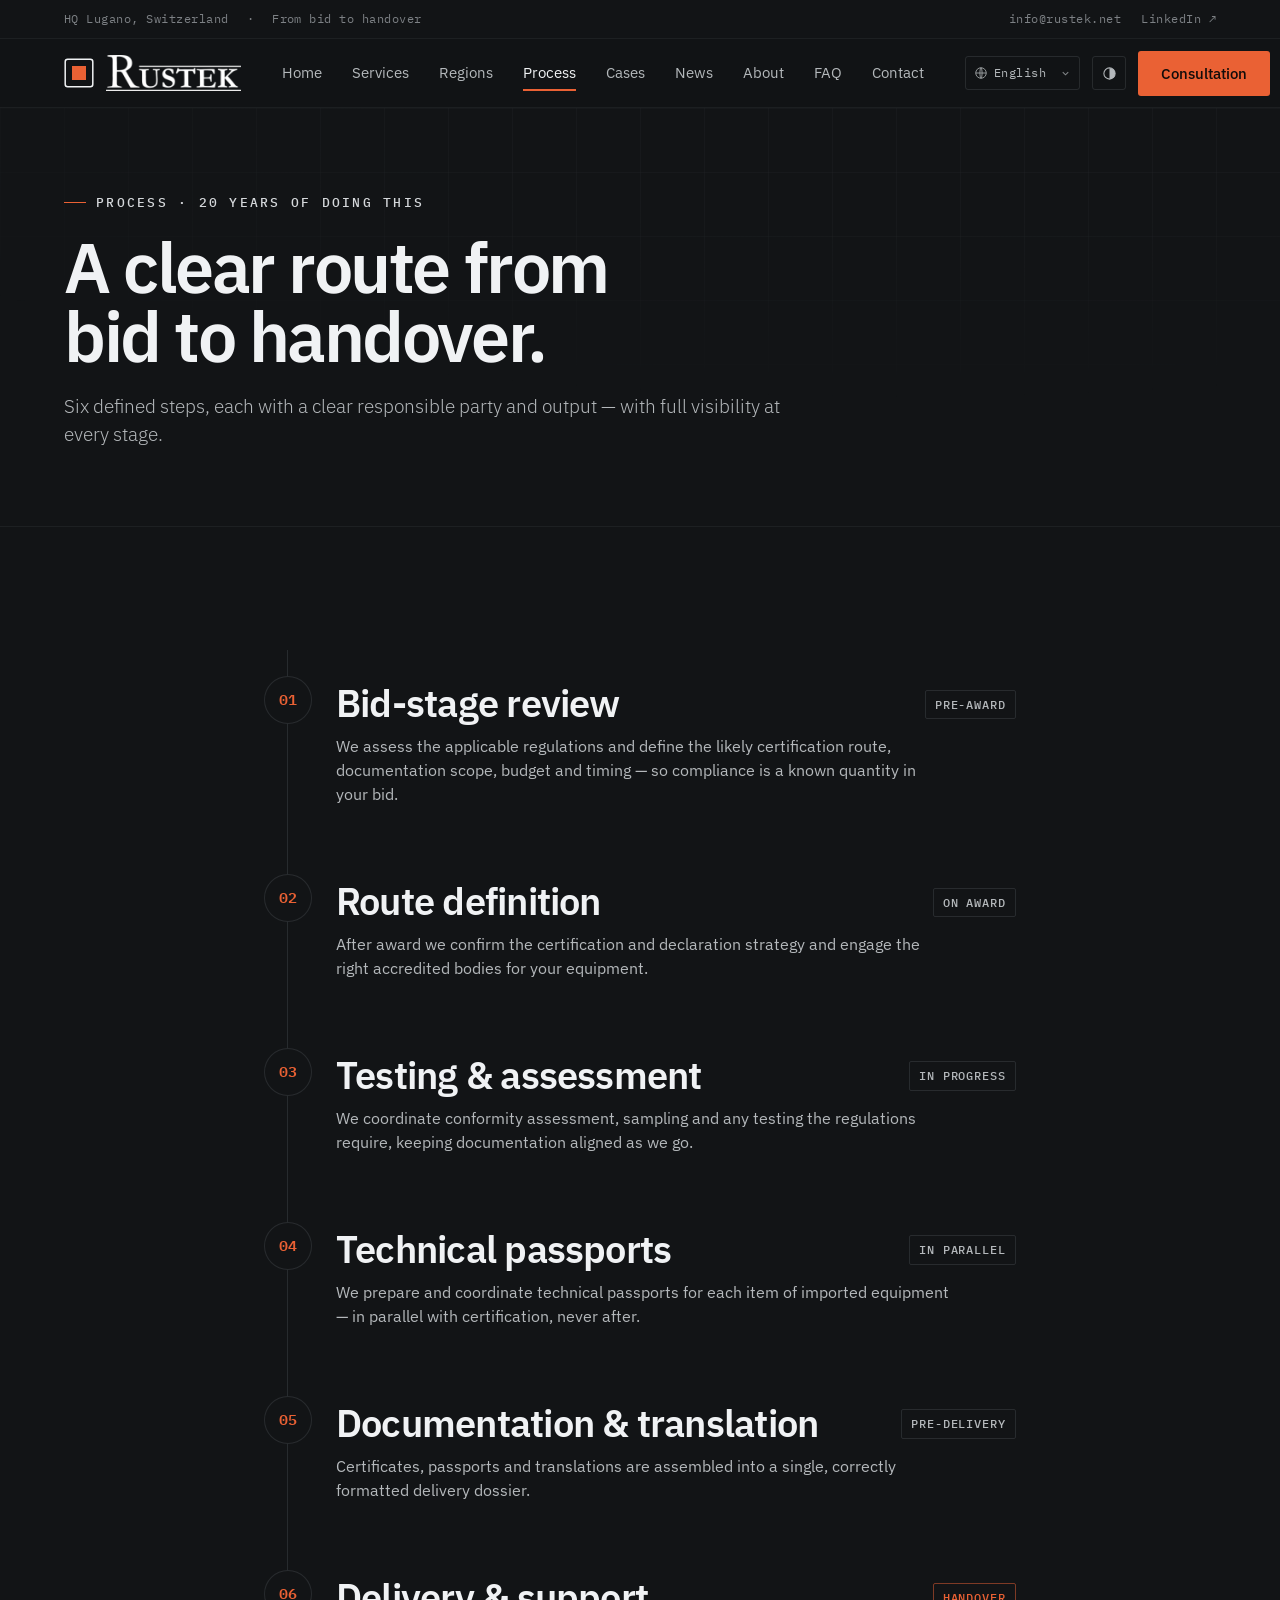
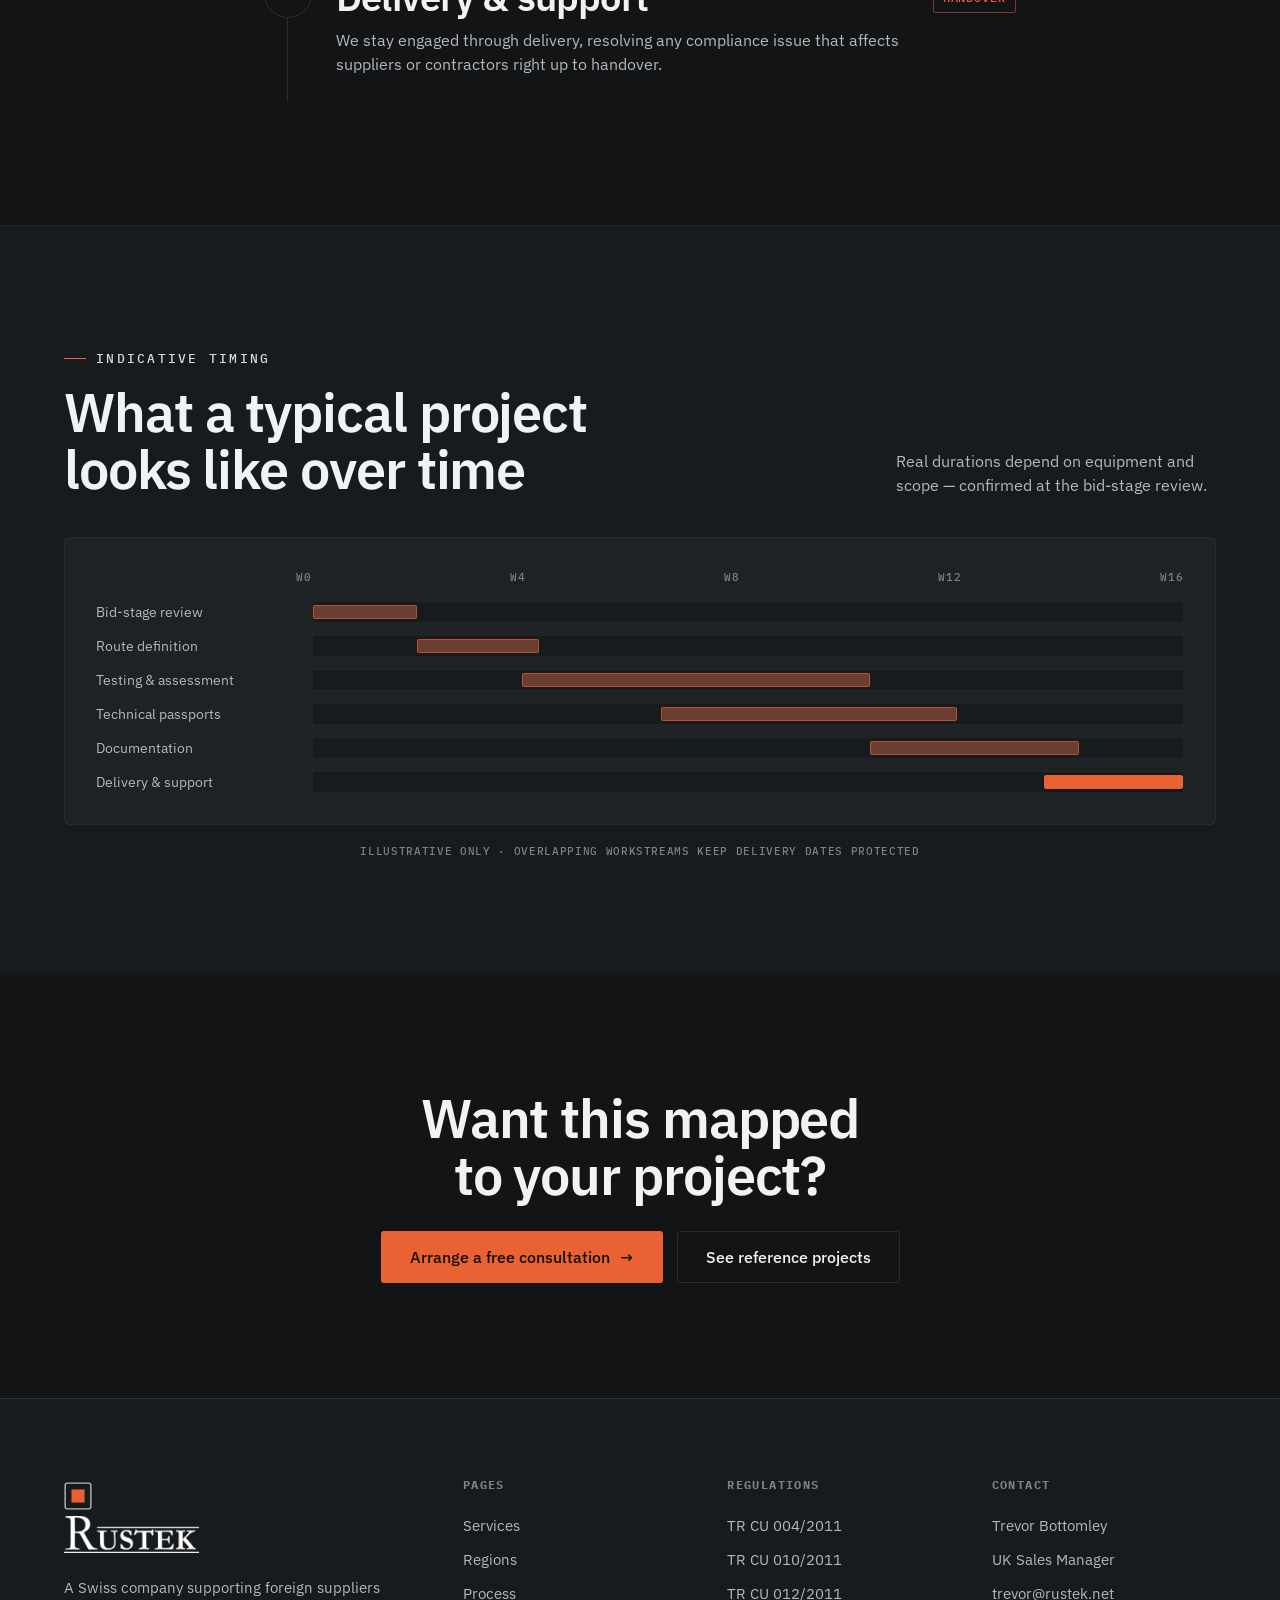
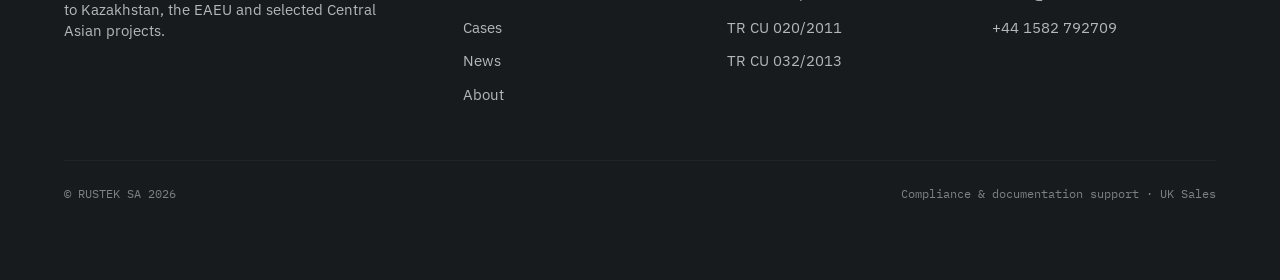
<file: process.html>
<!DOCTYPE html>
<html lang="en" data-theme="graphite">
<head>
<meta charset="UTF-8">
<meta name="viewport" content="width=device-width, initial-scale=1">
<title>Certification Process from Tender to Handover - Rustek SA</title>
<meta name="description" content="A practical process for bid-stage review, certification route definition, conformity assessment, technical passports, translations and delivery support.">
<link rel="canonical" href="https://www.rustek.net/process.html">
<link rel="alternate" hreflang="en" href="https://www.rustek.net/process.html?lang=en">
<link rel="alternate" hreflang="ru" href="https://www.rustek.net/process.html?lang=ru">
<link rel="alternate" hreflang="zh" href="https://www.rustek.net/process.html?lang=zh">
<link rel="alternate" hreflang="es" href="https://www.rustek.net/process.html?lang=es">
<link rel="alternate" hreflang="it" href="https://www.rustek.net/process.html?lang=it">
<link rel="alternate" hreflang="de" href="https://www.rustek.net/process.html?lang=de">
<link rel="alternate" hreflang="x-default" href="https://www.rustek.net/process.html">
<link rel="stylesheet" href="assets/site.css?v=20260609-3">
</head>
<body>

<div class="topbar"><div class="wrap">
  <div class="row" style="gap:18px"><span data-en="HQ Lugano, Switzerland" data-ru="Штаб-квартира — Лугано, Швейцария">HQ Lugano, Switzerland</span><span class="faint">·</span><span data-en="From bid to handover" data-ru="От тендера до сдачи">From bid to handover</span></div>
  <div class="tb-right"><a href="mailto:info@rustek.net">info@rustek.net</a><a href="https://www.linkedin.com/company/rusteksa" target="_blank" rel="noopener">LinkedIn ↗</a></div>
</div></div>

<header class="nav"><div class="wrap">
  <a class="brand" href="index.html"><span class="mark"><svg viewBox="0 0 30 30" width="30" height="30"><rect x="1.2" y="1.2" width="27.6" height="27.6" rx="2.5" fill="none" stroke="currentColor" stroke-width="1.5"/><rect x="8" y="8" width="14" height="14" fill="var(--accent)"/></svg></span><img class="brand-logo-img" src="assets/rustek-logo-official-white.png" alt="Rustek"></a>
  <nav class="nav-links">
    <a href="index.html" data-en="Home" data-ru="Главная">Home</a><a href="services.html" data-en="Services" data-ru="Услуги">Services</a><a href="regions.html" data-en="Regions" data-ru="Регионы">Regions</a>
    <a href="process.html" class="active" data-en="Process" data-ru="Процесс">Process</a>
    <a href="cases.html" data-en="Cases" data-ru="Кейсы">Cases</a><a href="news.html" data-en="News" data-ru="Новости">News</a><a href="about.html" data-en="About" data-ru="О нас">About</a><a href="faq.html" data-en="FAQ" data-ru="FAQ">FAQ</a><a href="contact.html" data-en="Contact" data-ru="Контакты">Contact</a>
  </nav>
  <div class="nav-right">
    <div class="langtoggle"><button data-lang="en">EN</button><button data-lang="ru">RU</button></div>
    <button class="themedot" data-theme-cycle aria-label="Switch theme"><svg width="15" height="15" viewBox="0 0 24 24" fill="none" stroke="currentColor" stroke-width="1.7"><circle cx="12" cy="12" r="9"/><path d="M12 3a9 9 0 0 1 0 18z" fill="currentColor" stroke="none"/></svg></button>
    <a href="contact.html" class="btn btn--primary" data-en="Consultation" data-ru="Консультация">Consultation</a>
    <button class="burger" data-mm-open aria-label="Menu"><svg width="18" height="18" viewBox="0 0 24 24" fill="none" stroke="currentColor" stroke-width="1.8"><path d="M3 6h18M3 12h18M3 18h18"/></svg><span class="burger-label" data-en="Menu" data-ru="Меню">Menu</span></button>
  </div>
</div></header>

<div class="mobile-menu">
  <div class="mm-head"><span class="brand"><span class="sub">RUSTEK SA</span></span><button class="themedot" data-mm-close><svg width="16" height="16" viewBox="0 0 24 24" fill="none" stroke="currentColor" stroke-width="1.8"><path d="M6 6l12 12M18 6L6 18"/></svg></button></div>
  <a href="index.html" data-en="Home" data-ru="Главная">Home</a><a href="services.html" data-en="Services" data-ru="Услуги">Services</a><a href="regions.html" data-en="Regions" data-ru="Регионы">Regions</a><a href="process.html" data-en="Process" data-ru="Процесс">Process</a><a href="cases.html" data-en="Cases" data-ru="Кейсы">Cases</a><a href="news.html" data-en="News" data-ru="Новости">News</a><a href="about.html" data-en="About" data-ru="О нас">About</a><a href="faq.html" data-en="FAQ" data-ru="FAQ">FAQ</a><a href="contact.html" data-en="Contact" data-ru="Контакты">Contact</a>
  <div class="row" style="margin-top:24px;justify-content:space-between"><div class="langtoggle"><button data-lang="en">EN</button><button data-lang="ru">RU</button></div><button class="btn btn--ghost" data-theme-cycle><span data-en="Theme:" data-ru="Тема:">Theme:</span>&nbsp;<span data-theme-label>Graphite</span></button></div>
</div>

<!-- HERO -->
<section class="section--tight hero" style="padding-top:clamp(48px,6vw,80px)">
  <div class="grid-bg"></div>
  <div class="wrap" style="position:relative;z-index:1">
    <div class="eyebrow reveal" data-en="Process · 20 years of doing this" data-ru="Процесс · 20 лет практики">Process · 20 years of doing this</div>
    <h1 class="h-display reveal" style="margin-top:20px;font-size:clamp(2.4rem,5.5vw,4.4rem);max-width:900px" data-en="A clear route from bid to handover." data-ru="Понятный маршрут от тендера до сдачи.">A clear route from bid to handover.</h1>
    <p class="lead reveal" style="margin-top:22px;max-width:720px" data-en="Six defined steps, each with a clear responsible party and output — with full visibility at every stage." data-ru="Никаких чёрных ящиков. Шесть чётких шагов, каждый со своим владельцем и результатом — вы всегда знаете, на каком этапе сертификация.">Six defined steps, each with a clear responsible party and output — with full visibility at every stage.</p>
  </div>
</section>

<!-- TIMELINE STEPS -->
<section class="section divider">
  <div class="wrap" style="max-width:880px">
    <ol class="tl">
      <li class="tl-item reveal"><div class="tl-n">01</div><div class="tl-body"><div class="row" style="justify-content:space-between"><h3 class="h2" data-en="Bid-stage review" data-ru="Анализ на этапе тендера">Bid-stage review</h3><span class="tag" data-en="Pre-award" data-ru="До контракта">Pre-award</span></div><p class="muted" style="margin-top:10px;max-width:620px" data-en="We assess the applicable regulations and define the likely certification route, documentation scope, budget and timing — so compliance is a known quantity in your bid." data-ru="Оцениваем применимые регламенты и определяем вероятный маршрут сертификации, объём документации, бюджет и сроки — чтобы соответствие было понятной величиной в вашем предложении.">We assess the applicable regulations and define the likely certification route, documentation scope, budget and timing — so compliance is a known quantity in your bid.</p></div></li>
      <li class="tl-item reveal"><div class="tl-n">02</div><div class="tl-body"><div class="row" style="justify-content:space-between"><h3 class="h2" data-en="Route definition" data-ru="Определение маршрута">Route definition</h3><span class="tag" data-en="On award" data-ru="После контракта">On award</span></div><p class="muted" style="margin-top:10px;max-width:620px" data-en="After award we confirm the certification and declaration strategy and engage the right accredited bodies for your equipment." data-ru="После победы согласуем стратегию сертификации и декларирования и привлекаем подходящие аккредитованные органы для вашего оборудования.">After award we confirm the certification and declaration strategy and engage the right accredited bodies for your equipment.</p></div></li>
      <li class="tl-item reveal"><div class="tl-n">03</div><div class="tl-body"><div class="row" style="justify-content:space-between"><h3 class="h2" data-en="Testing & assessment" data-ru="Испытания и оценка">Testing &amp; assessment</h3><span class="tag" data-en="In progress" data-ru="В работе">In progress</span></div><p class="muted" style="margin-top:10px;max-width:620px" data-en="We coordinate conformity assessment, sampling and any testing the regulations require, keeping documentation aligned as we go." data-ru="Координируем оценку соответствия, отбор образцов и испытания, требуемые регламентами, синхронизируя документацию по ходу работы.">We coordinate conformity assessment, sampling and any testing the regulations require, keeping documentation aligned as we go.</p></div></li>
      <li class="tl-item reveal"><div class="tl-n">04</div><div class="tl-body"><div class="row" style="justify-content:space-between"><h3 class="h2" data-en="Technical passports" data-ru="Технические паспорта">Technical passports</h3><span class="tag" data-en="In parallel" data-ru="Параллельно">In parallel</span></div><p class="muted" style="margin-top:10px;max-width:620px" data-en="We prepare and coordinate technical passports for each item of imported equipment — in parallel with certification, never after." data-ru="Готовим и координируем технические паспорта для каждой единицы импортного оборудования — параллельно с сертификацией, а не после.">We prepare and coordinate technical passports for each item of imported equipment — in parallel with certification, never after.</p></div></li>
      <li class="tl-item reveal"><div class="tl-n">05</div><div class="tl-body"><div class="row" style="justify-content:space-between"><h3 class="h2" data-en="Documentation & translation" data-ru="Документация и перевод">Documentation &amp; translation</h3><span class="tag" data-en="Pre-delivery" data-ru="До поставки">Pre-delivery</span></div><p class="muted" style="margin-top:10px;max-width:620px" data-en="Certificates, passports and translations are assembled into a single, correctly formatted delivery dossier." data-ru="Сертификаты, паспорта и переводы собираются в единый, корректно оформленный поставочный пакет.">Certificates, passports and translations are assembled into a single, correctly formatted delivery dossier.</p></div></li>
      <li class="tl-item reveal"><div class="tl-n">06</div><div class="tl-body"><div class="row" style="justify-content:space-between"><h3 class="h2" data-en="Delivery & support" data-ru="Поставка и поддержка">Delivery &amp; support</h3><span class="tag tag--accent" data-en="Handover" data-ru="Сдача">Handover</span></div><p class="muted" style="margin-top:10px;max-width:620px" data-en="We stay engaged through delivery, resolving any compliance issue that affects suppliers or contractors right up to handover." data-ru="Остаёмся вовлечёнными до поставки, решая любые вопросы соответствия для поставщиков и подрядчиков вплоть до сдачи.">We stay engaged through delivery, resolving any compliance issue that affects suppliers or contractors right up to handover.</p></div></li>
    </ol>
  </div>
</section>

<!-- PROJECT TIMELINE -->
<section class="section divider" style="background:var(--bg-2)">
  <div class="wrap">
    <div class="between" style="margin-bottom:40px">
      <div><div class="eyebrow reveal" data-en="Indicative timing" data-ru="Ориентировочные сроки">Indicative timing</div><h2 class="h1 reveal" style="margin-top:16px;max-width:560px" data-en="What a typical project looks like over time" data-ru="Как типичный проект выглядит во времени">What a typical project looks like over time</h2></div>
      <p class="muted reveal" style="max-width:320px" data-en="Real durations depend on equipment and scope — confirmed at the bid-stage review." data-ru="Реальные сроки зависят от оборудования и объёма — уточняются при анализе тендера.">Real durations depend on equipment and scope — confirmed at the bid-stage review.</p>
    </div>
    <div class="gantt card card--pad reveal">
      <div class="gantt-scale mono faint"><span>W0</span><span>W4</span><span>W8</span><span>W12</span><span>W16</span></div>
      <div class="gantt-row"><div class="gantt-lbl" data-en="Bid-stage review" data-ru="Анализ тендера">Bid-stage review</div><div class="gantt-track"><span class="gantt-bar" style="left:0%;width:12%"></span></div></div>
      <div class="gantt-row"><div class="gantt-lbl" data-en="Route definition" data-ru="Маршрут">Route definition</div><div class="gantt-track"><span class="gantt-bar" style="left:12%;width:14%"></span></div></div>
      <div class="gantt-row"><div class="gantt-lbl" data-en="Testing & assessment" data-ru="Испытания">Testing &amp; assessment</div><div class="gantt-track"><span class="gantt-bar" style="left:24%;width:40%"></span></div></div>
      <div class="gantt-row"><div class="gantt-lbl" data-en="Technical passports" data-ru="Техпаспорта">Technical passports</div><div class="gantt-track"><span class="gantt-bar" style="left:40%;width:34%"></span></div></div>
      <div class="gantt-row"><div class="gantt-lbl" data-en="Documentation" data-ru="Документация">Documentation</div><div class="gantt-track"><span class="gantt-bar" style="left:64%;width:24%"></span></div></div>
      <div class="gantt-row"><div class="gantt-lbl" data-en="Delivery & support" data-ru="Поставка">Delivery &amp; support</div><div class="gantt-track"><span class="gantt-bar gantt-bar--accent" style="left:84%;width:16%"></span></div></div>
    </div>
    <p class="faint mono center" style="font-size:11px;margin-top:18px" data-en="ILLUSTRATIVE ONLY · OVERLAPPING WORKSTREAMS KEEP DELIVERY DATES PROTECTED" data-ru="ИЛЛЮСТРАТИВНО · ПАРАЛЛЕЛЬНЫЕ ПОТОКИ РАБОТ ЗАЩИЩАЮТ СРОКИ ПОСТАВКИ">ILLUSTRATIVE ONLY · OVERLAPPING WORKSTREAMS KEEP DELIVERY DATES PROTECTED</p>
  </div>
</section>

<!-- CTA -->
<section class="section center">
  <div class="wrap" style="max-width:760px">
    <h2 class="h1 reveal" data-en="Want this mapped to your project?" data-ru="Хотите спроецировать это на ваш проект?">Want this mapped to your project?</h2>
    <div class="row reveal" style="justify-content:center;margin-top:28px"><a href="contact.html" class="btn btn--primary btn--lg"><span data-en="Arrange a free consultation" data-ru="Запросить консультацию">Arrange a free consultation</span><span class="ar">→</span></a><a href="cases.html" class="btn btn--ghost btn--lg"><span data-en="See reference projects" data-ru="Референс-проекты">See reference projects</span></a></div>
  </div>
</section>

<footer class="foot"><div class="wrap">
  <div class="foot-grid">
    <div><a class="brand" href="index.html" style="margin-bottom:18px"><span class="mark"><svg viewBox="0 0 30 30" width="28" height="28"><rect x="1.2" y="1.2" width="27.6" height="27.6" rx="2.5" fill="none" stroke="currentColor" stroke-width="1.5"/><rect x="8" y="8" width="14" height="14" fill="var(--accent)"/></svg></span><img class="brand-logo-img" src="assets/rustek-logo-official-white.png" alt="Rustek"></a><p class="muted" style="max-width:340px;font-size:14.5px" data-en="A Swiss company supporting foreign suppliers to Kazakhstan, the EAEU and selected Central Asian projects." data-ru="Швейцарская компания, поддерживающая иностранных поставщиков в Казахстан, ЕАЭС и Центральную Азию.">A Swiss company supporting foreign suppliers to Kazakhstan, the EAEU and selected Central Asian projects.</p></div>
    <div><h5 data-en="Pages" data-ru="Страницы">Pages</h5><a href="services.html" data-en="Services" data-ru="Услуги">Services</a><a href="regions.html" data-en="Regions" data-ru="Регионы">Regions</a><a href="process.html" data-en="Process" data-ru="Процесс">Process</a><a href="cases.html" data-en="Cases" data-ru="Кейсы">Cases</a><a href="news.html" data-en="News" data-ru="Новости">News</a><a href="about.html" data-en="About" data-ru="О нас">About</a></div>
    <div><h5 data-en="Regulations" data-ru="Регламенты">Regulations</h5><a href="services.html">TR CU 004/2011</a><a href="services.html">TR CU 010/2011</a><a href="services.html">TR CU 012/2011</a><a href="services.html">TR CU 020/2011</a><a href="services.html">TR CU 032/2013</a></div>
    <div><h5 data-en="Contact" data-ru="Контакты">Contact</h5><a href="contact.html">Trevor Bottomley</a><a href="contact.html" data-en="UK Sales Manager" data-ru="UK Sales Manager">UK Sales Manager</a><a href="mailto:trevor@rustek.net">trevor@rustek.net</a><a href="tel:+441582792709">+44 1582 792709</a></div>
  </div>
  <div class="foot-bottom"><span>© RUSTEK SA 2026</span><span data-en="Compliance & documentation support · UK Sales" data-ru="Сопровождение соответствия и документации · UK Sales">Compliance &amp; documentation support · UK Sales</span></div>
</div></footer>

<script src="assets/i18n.js?v=20260609-1"></script>
<script src="assets/app.js?v=20260603-3"></script>
</body>
</html>
</file>
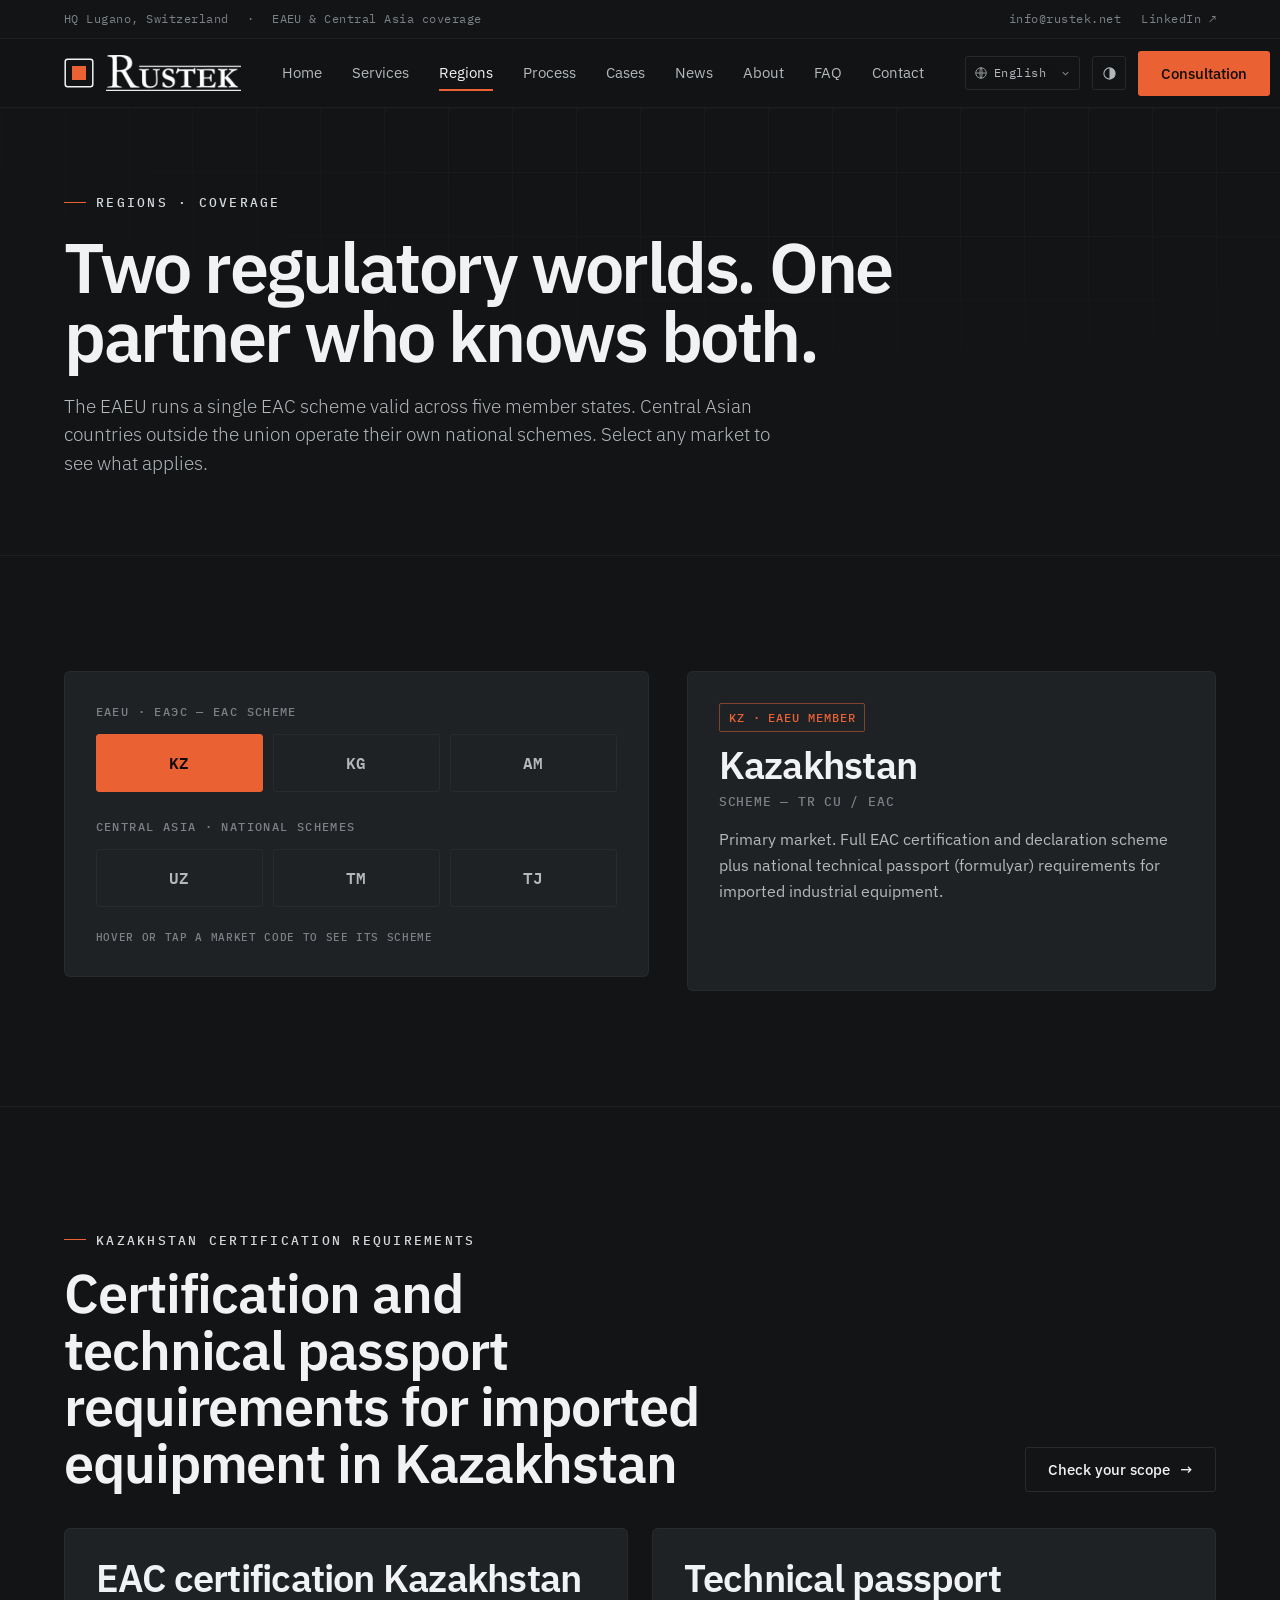
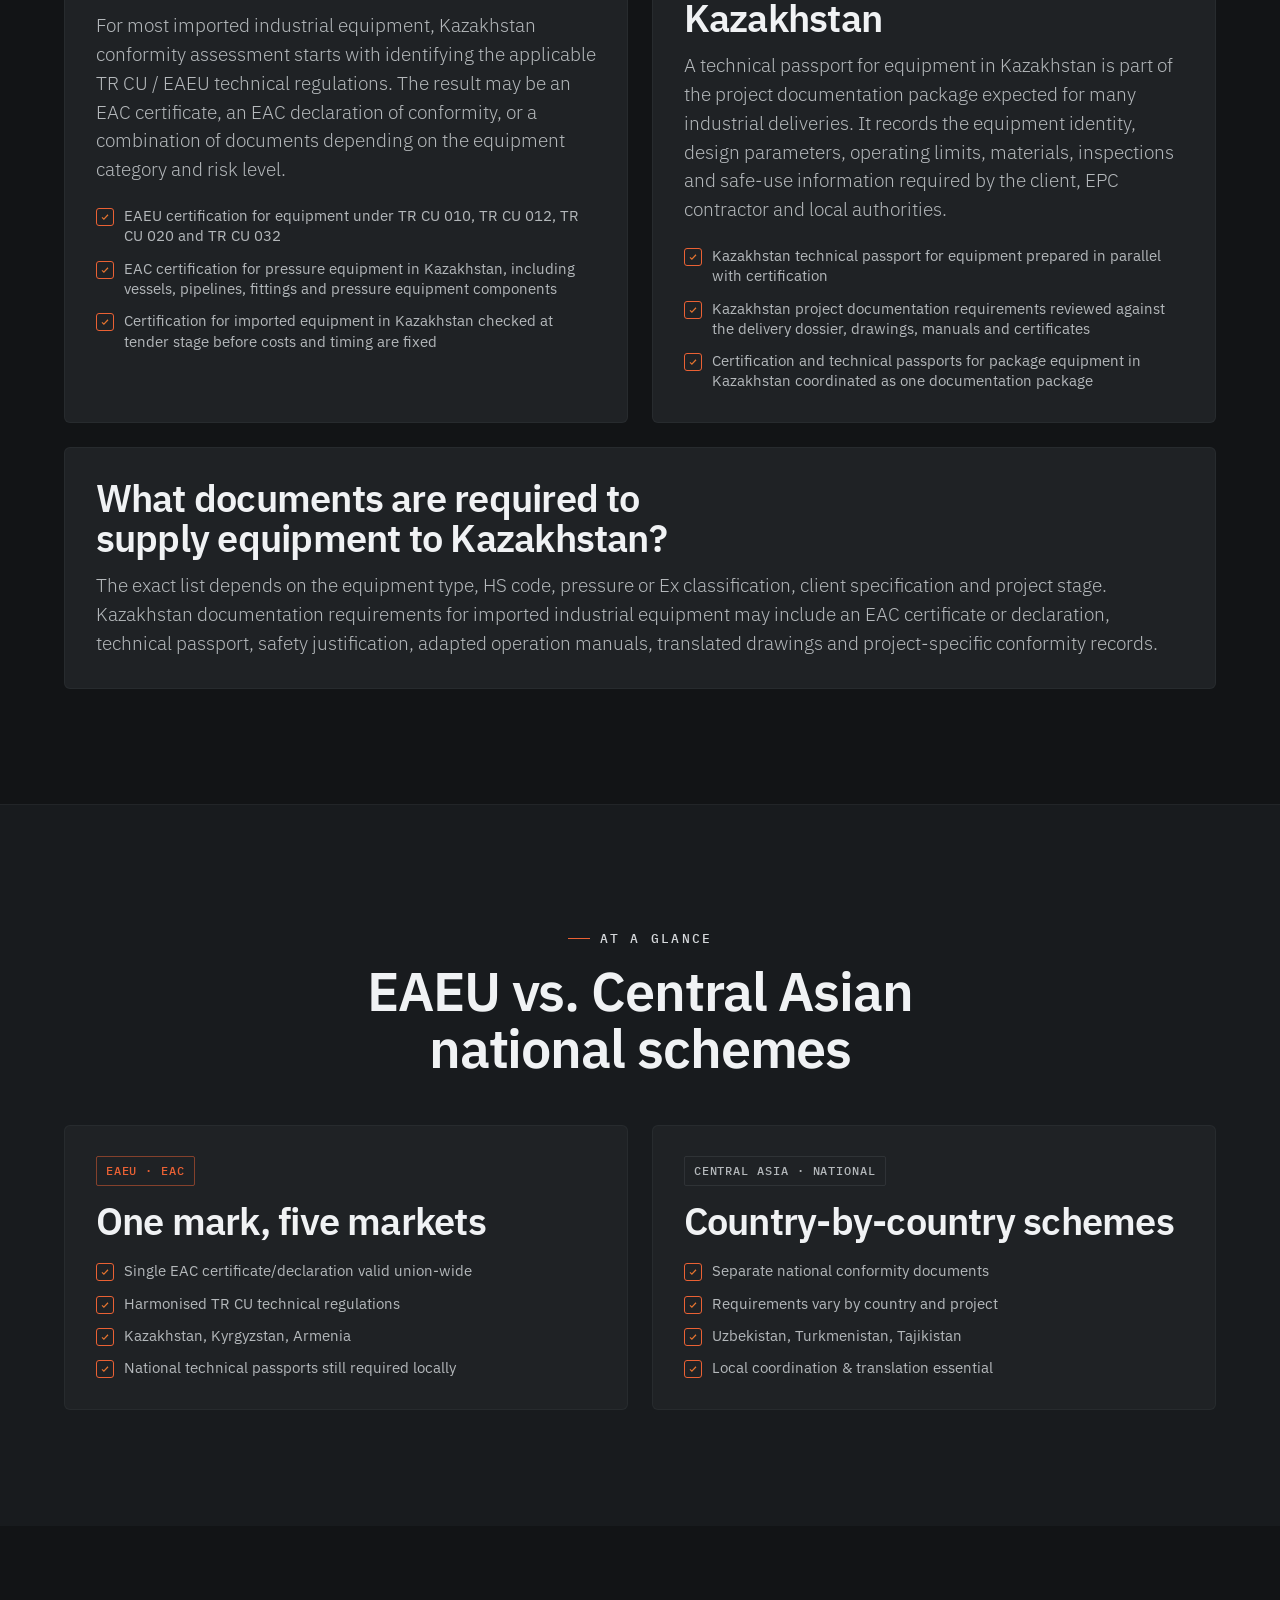
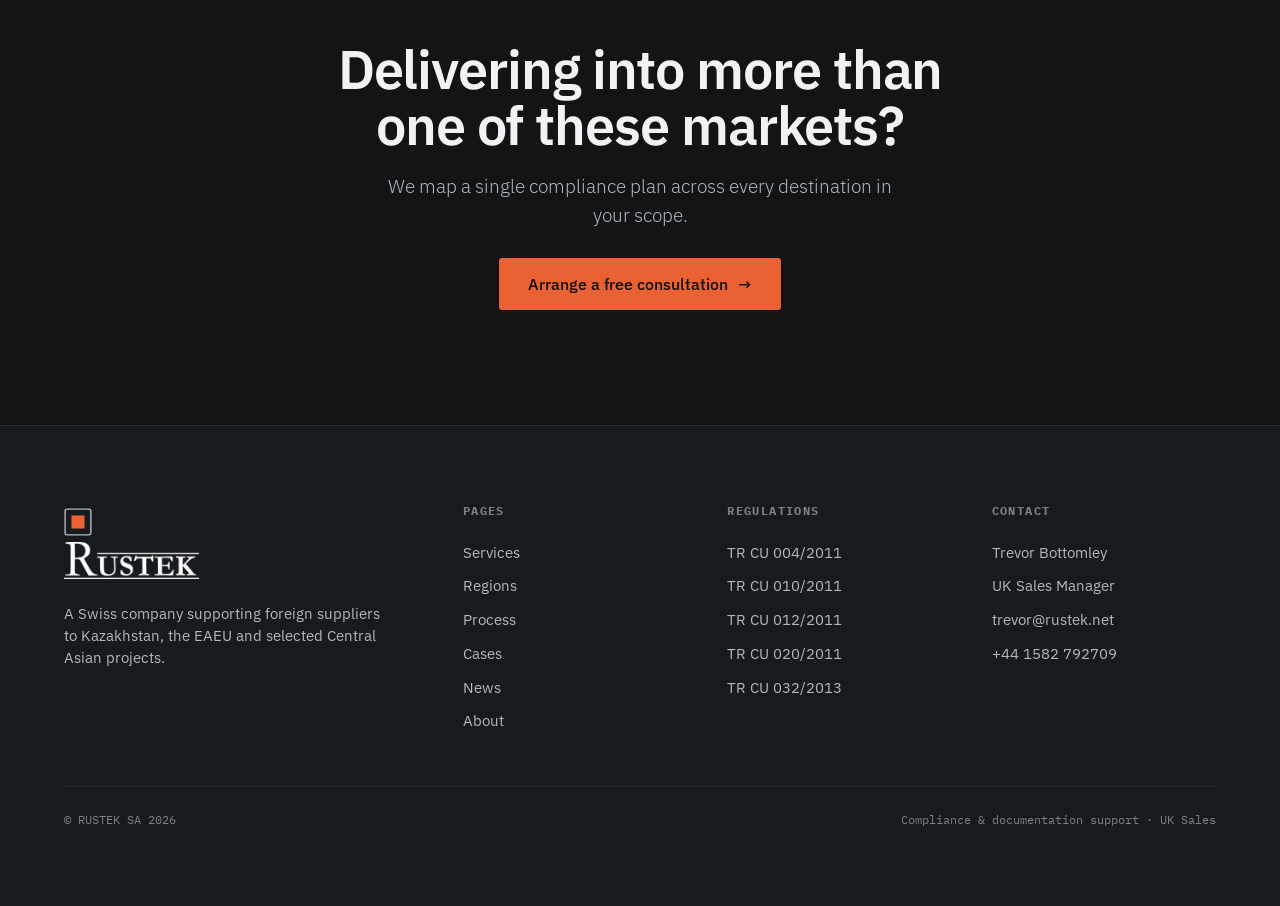
<file: regions.html>
<!DOCTYPE html>
<html lang="en" data-theme="graphite">
<head>
<meta charset="UTF-8">
<meta name="viewport" content="width=device-width, initial-scale=1">
<title>Kazakhstan Certification Requirements, EAC Certification and Technical Passports - Rustek SA</title>
<meta name="description" content="Kazakhstan certification requirements for imported equipment: EAC certification Kazakhstan, technical passport Kazakhstan, conformity assessment and project documentation requirements.">
<link rel="canonical" href="https://www.rustek.net/regions.html">
<link rel="alternate" hreflang="en" href="https://www.rustek.net/regions.html?lang=en">
<link rel="alternate" hreflang="ru" href="https://www.rustek.net/regions.html?lang=ru">
<link rel="alternate" hreflang="zh" href="https://www.rustek.net/regions.html?lang=zh">
<link rel="alternate" hreflang="es" href="https://www.rustek.net/regions.html?lang=es">
<link rel="alternate" hreflang="it" href="https://www.rustek.net/regions.html?lang=it">
<link rel="alternate" hreflang="de" href="https://www.rustek.net/regions.html?lang=de">
<link rel="alternate" hreflang="x-default" href="https://www.rustek.net/regions.html">
<link rel="stylesheet" href="assets/site.css?v=20260609-3">
</head>
<body>

<div class="topbar"><div class="wrap">
  <div class="row" style="gap:18px"><span data-en="HQ Lugano, Switzerland" data-ru="Штаб-квартира — Лугано, Швейцария">HQ Lugano, Switzerland</span><span class="faint">·</span><span data-en="EAEU & Central Asia coverage" data-ru="Покрытие ЕАЭС и Центральной Азии">EAEU &amp; Central Asia coverage</span></div>
  <div class="tb-right"><a href="mailto:info@rustek.net">info@rustek.net</a><a href="https://www.linkedin.com/company/rusteksa" target="_blank" rel="noopener">LinkedIn ↗</a></div>
</div></div>

<header class="nav"><div class="wrap">
  <a class="brand" href="index.html"><span class="mark"><svg viewBox="0 0 30 30" width="30" height="30"><rect x="1.2" y="1.2" width="27.6" height="27.6" rx="2.5" fill="none" stroke="currentColor" stroke-width="1.5"/><rect x="8" y="8" width="14" height="14" fill="var(--accent)"/></svg></span><img class="brand-logo-img" src="assets/rustek-logo-official-white.png" alt="Rustek"></a>
  <nav class="nav-links">
    <a href="index.html" data-en="Home" data-ru="Главная">Home</a><a href="services.html" data-en="Services" data-ru="Услуги">Services</a>
    <a href="regions.html" class="active" data-en="Regions" data-ru="Регионы">Regions</a>
    <a href="process.html" data-en="Process" data-ru="Процесс">Process</a><a href="cases.html" data-en="Cases" data-ru="Кейсы">Cases</a><a href="news.html" data-en="News" data-ru="Новости">News</a><a href="about.html" data-en="About" data-ru="О нас">About</a><a href="faq.html" data-en="FAQ" data-ru="FAQ">FAQ</a><a href="contact.html" data-en="Contact" data-ru="Контакты">Contact</a>
  </nav>
  <div class="nav-right">
    <div class="langtoggle"><button data-lang="en">EN</button><button data-lang="ru">RU</button></div>
    <button class="themedot" data-theme-cycle aria-label="Switch theme"><svg width="15" height="15" viewBox="0 0 24 24" fill="none" stroke="currentColor" stroke-width="1.7"><circle cx="12" cy="12" r="9"/><path d="M12 3a9 9 0 0 1 0 18z" fill="currentColor" stroke="none"/></svg></button>
    <a href="contact.html" class="btn btn--primary" data-en="Consultation" data-ru="Консультация">Consultation</a>
    <button class="burger" data-mm-open aria-label="Menu"><svg width="18" height="18" viewBox="0 0 24 24" fill="none" stroke="currentColor" stroke-width="1.8"><path d="M3 6h18M3 12h18M3 18h18"/></svg><span class="burger-label" data-en="Menu" data-ru="Меню">Menu</span></button>
  </div>
</div></header>

<div class="mobile-menu">
  <div class="mm-head"><span class="brand"><span class="sub">RUSTEK SA</span></span><button class="themedot" data-mm-close><svg width="16" height="16" viewBox="0 0 24 24" fill="none" stroke="currentColor" stroke-width="1.8"><path d="M6 6l12 12M18 6L6 18"/></svg></button></div>
  <a href="index.html" data-en="Home" data-ru="Главная">Home</a><a href="services.html" data-en="Services" data-ru="Услуги">Services</a><a href="regions.html" data-en="Regions" data-ru="Регионы">Regions</a><a href="process.html" data-en="Process" data-ru="Процесс">Process</a><a href="cases.html" data-en="Cases" data-ru="Кейсы">Cases</a><a href="news.html" data-en="News" data-ru="Новости">News</a><a href="about.html" data-en="About" data-ru="О нас">About</a><a href="faq.html" data-en="FAQ" data-ru="FAQ">FAQ</a><a href="contact.html" data-en="Contact" data-ru="Контакты">Contact</a>
  <div class="row" style="margin-top:24px;justify-content:space-between"><div class="langtoggle"><button data-lang="en">EN</button><button data-lang="ru">RU</button></div><button class="btn btn--ghost" data-theme-cycle><span data-en="Theme:" data-ru="Тема:">Theme:</span>&nbsp;<span data-theme-label>Graphite</span></button></div>
</div>

<!-- HERO -->
<section class="section--tight hero" style="padding-top:clamp(48px,6vw,80px)">
  <div class="grid-bg"></div>
  <div class="wrap" style="position:relative;z-index:1">
    <div class="eyebrow reveal" data-en="Regions · Coverage" data-ru="Регионы · География">Regions · Coverage</div>
    <h1 class="h-display reveal" style="margin-top:20px;font-size:clamp(2.4rem,5.5vw,4.4rem);max-width:900px" data-en="Two regulatory worlds. One partner who knows both." data-ru="Два регуляторных мира. Один партнёр, знающий оба.">Two regulatory worlds. One partner who knows both.</h1>
    <p class="lead reveal" style="margin-top:22px;max-width:720px" data-en="The EAEU runs a single EAC scheme valid across five member states. Central Asian countries outside the union operate their own national schemes. Select any market to see what applies." data-ru="ЕАЭС использует единую схему EAC, действующую в пяти странах-членах. Государства Центральной Азии вне союза работают по национальным схемам. Выберите рынок, чтобы увидеть, что применимо.">The EAEU runs a single EAC scheme valid across five member states. Central Asian countries outside the union operate their own national schemes. Select any market to see what applies.</p>
  </div>
</section>

<!-- INTERACTIVE MAP -->
<section class="section divider">
  <div class="wrap">
    <div style="display:grid;grid-template-columns:1.05fr 0.95fr;gap:clamp(20px,3vw,40px);align-items:start" class="hero-grid reveal">
      <div data-region-map class="card card--pad">
        <div class="mono faint" style="font-size:11.5px;letter-spacing:.12em;margin-bottom:14px">EAEU · ЕАЭС — EAC SCHEME</div>
        <div class="grid g-3" style="gap:10px;margin-bottom:26px">
          <button class="rc-btn sel" data-rc="kz">KZ</button><button class="rc-btn" data-rc="kg">KG</button><button class="rc-btn" data-rc="am">AM</button>
        </div>
        <div class="mono faint" style="font-size:11.5px;letter-spacing:.12em;margin-bottom:14px" data-en="CENTRAL ASIA · NATIONAL SCHEMES" data-ru="ЦЕНТРАЛЬНАЯ АЗИЯ · НАЦ. СХЕМЫ">CENTRAL ASIA · NATIONAL SCHEMES</div>
        <div class="grid g-3" style="gap:10px">
          <button class="rc-btn" data-rc="uz">UZ</button><button class="rc-btn" data-rc="tm">TM</button><button class="rc-btn" data-rc="tj">TJ</button>
        </div>
        <p class="faint mono" style="font-size:11px;margin-top:22px;line-height:1.5" data-en="HOVER OR TAP A MARKET CODE TO SEE ITS SCHEME" data-ru="НАВЕДИТЕ ИЛИ НАЖМИТЕ КОД РЫНКА">HOVER OR TAP A MARKET CODE TO SEE ITS SCHEME</p>
      </div>
      <div class="card card--pad" data-region-panel style="min-height:320px"></div>
    </div>
  </div>
</section>

<!-- KAZAKHSTAN SEO GUIDE -->
<section class="section divider" id="kazakhstan-certification-requirements">
  <div class="wrap">
    <div class="between" style="margin-bottom:36px">
      <div>
        <div class="eyebrow reveal" data-en="Kazakhstan certification requirements" data-ru="Требования сертификации в Казахстане">Kazakhstan certification requirements</div>
        <h2 class="h1 reveal" style="margin-top:16px;max-width:760px" data-en="Certification and technical passport requirements for imported equipment in Kazakhstan" data-ru="Требования к сертификации и техническим паспортам для импортного оборудования в Казахстане">Certification and technical passport requirements for imported equipment in Kazakhstan</h2>
      </div>
      <a href="contact.html" class="btn btn--ghost reveal"><span data-en="Check your scope" data-ru="Проверить ваш состав">Check your scope</span><span class="ar">→</span></a>
    </div>
    <div class="grid g-2">
      <div class="card card--pad reveal" id="eac-certification-kazakhstan">
        <h3 class="h2" data-en="EAC certification Kazakhstan" data-ru="Сертификация EAC для Казахстана">EAC certification Kazakhstan</h3>
        <p class="lead" style="margin-top:12px" data-en="For most imported industrial equipment, Kazakhstan conformity assessment starts with identifying the applicable TR CU / EAEU technical regulations. The result may be an EAC certificate, an EAC declaration of conformity, or a combination of documents depending on the equipment category and risk level." data-ru="Для большинства импортного промышленного оборудования оценка соответствия в Казахстане начинается с определения применимых технических регламентов ТР ТС / ЕАЭС. Результатом может быть сертификат EAC, декларация соответствия EAC или комбинация документов в зависимости от категории оборудования и уровня риска.">For most imported industrial equipment, Kazakhstan conformity assessment starts with identifying the applicable TR CU / EAEU technical regulations. The result may be an EAC certificate, an EAC declaration of conformity, or a combination of documents depending on the equipment category and risk level.</p>
        <div class="grid" style="gap:12px;margin-top:22px">
          <div class="tick" data-en="EAEU certification for equipment under TR CU 010, TR CU 012, TR CU 020 and TR CU 032" data-ru="Сертификация оборудования в ЕАЭС по ТР ТС 010, ТР ТС 012, ТР ТС 020 и ТР ТС 032">EAEU certification for equipment under TR CU 010, TR CU 012, TR CU 020 and TR CU 032</div>
          <div class="tick" data-en="EAC certification for pressure equipment in Kazakhstan, including vessels, pipelines, fittings and pressure equipment components" data-ru="Сертификация EAC оборудования под давлением в Казахстане, включая сосуды, трубопроводы, арматуру и элементы оборудования под давлением">EAC certification for pressure equipment in Kazakhstan, including vessels, pipelines, fittings and pressure equipment components</div>
          <div class="tick" data-en="Certification for imported equipment in Kazakhstan checked at tender stage before costs and timing are fixed" data-ru="Сертификация импортного оборудования в Казахстане проверяется на этапе тендера до фиксации стоимости и сроков">Certification for imported equipment in Kazakhstan checked at tender stage before costs and timing are fixed</div>
        </div>
      </div>
      <div class="card card--pad reveal" id="technical-passport-kazakhstan">
        <h3 class="h2" data-en="Technical passport Kazakhstan" data-ru="Технический паспорт Казахстан">Technical passport Kazakhstan</h3>
        <p class="lead" style="margin-top:12px" data-en="A technical passport for equipment in Kazakhstan is part of the project documentation package expected for many industrial deliveries. It records the equipment identity, design parameters, operating limits, materials, inspections and safe-use information required by the client, EPC contractor and local authorities." data-ru="Технический паспорт оборудования в Казахстане является частью проектного пакета документации для многих промышленных поставок. Он фиксирует идентификацию оборудования, расчётные параметры, пределы эксплуатации, материалы, проверки и сведения о безопасном применении, необходимые заказчику, EPC-подрядчику и местным органам.">A technical passport for equipment in Kazakhstan is part of the project documentation package expected for many industrial deliveries. It records the equipment identity, design parameters, operating limits, materials, inspections and safe-use information required by the client, EPC contractor and local authorities.</p>
        <div class="grid" style="gap:12px;margin-top:22px">
          <div class="tick" data-en="Kazakhstan technical passport for equipment prepared in parallel with certification" data-ru="Технический паспорт оборудования для Казахстана готовится параллельно с сертификацией">Kazakhstan technical passport for equipment prepared in parallel with certification</div>
          <div class="tick" data-en="Kazakhstan project documentation requirements reviewed against the delivery dossier, drawings, manuals and certificates" data-ru="Требования проектной документации Казахстана проверяются по поставочному досье, чертежам, руководствам и сертификатам">Kazakhstan project documentation requirements reviewed against the delivery dossier, drawings, manuals and certificates</div>
          <div class="tick" data-en="Certification and technical passports for package equipment in Kazakhstan coordinated as one documentation package" data-ru="Сертификация и технические паспорта для блочного оборудования в Казахстане координируются как единый пакет документации">Certification and technical passports for package equipment in Kazakhstan coordinated as one documentation package</div>
        </div>
      </div>
    </div>
    <div class="card card--pad reveal" id="kazakhstan-documents" style="margin-top:24px">
      <h3 class="h2" data-en="What documents are required to supply equipment to Kazakhstan?" data-ru="Какие документы нужны для поставки оборудования в Казахстан?">What documents are required to supply equipment to Kazakhstan?</h3>
      <p class="lead" style="margin-top:12px" data-en="The exact list depends on the equipment type, HS code, pressure or Ex classification, client specification and project stage. Kazakhstan documentation requirements for imported industrial equipment may include an EAC certificate or declaration, technical passport, safety justification, adapted operation manuals, translated drawings and project-specific conformity records." data-ru="Точный перечень зависит от типа оборудования, кода ТН ВЭД, классификации по давлению или Ex, спецификации заказчика и стадии проекта. Требования к документации для импортного промышленного оборудования в Казахстане могут включать сертификат или декларацию EAC, технический паспорт, обоснование безопасности, адаптированные руководства по эксплуатации, переведённые чертежи и проектные записи соответствия.">The exact list depends on the equipment type, HS code, pressure or Ex classification, client specification and project stage. Kazakhstan documentation requirements for imported industrial equipment may include an EAC certificate or declaration, technical passport, safety justification, adapted operation manuals, translated drawings and project-specific conformity records.</p>
    </div>
  </div>
</section>

<!-- COMPARISON -->
<section class="section divider" style="background:var(--bg-2)">
  <div class="wrap">
    <div class="center" style="max-width:680px;margin:0 auto 48px"><div class="eyebrow reveal" style="justify-content:center" data-en="At a glance" data-ru="Коротко">At a glance</div><h2 class="h1 reveal" style="margin-top:16px" data-en="EAEU vs. Central Asian national schemes" data-ru="ЕАЭС против национальных схем Центральной Азии">EAEU vs. Central Asian national schemes</h2></div>
    <div class="grid g-2">
      <div class="card card--pad reveal">
        <div class="tag tag--accent" style="margin-bottom:16px">EAEU · EAC</div>
        <h3 class="h2" data-en="One mark, five markets" data-ru="Один знак, пять рынков">One mark, five markets</h3>
        <div class="grid" style="gap:12px;margin-top:20px">
          <div class="tick" data-en="Single EAC certificate/declaration valid union-wide" data-ru="Единый сертификат/декларация EAC по всему союзу">Single EAC certificate/declaration valid union-wide</div>
          <div class="tick" data-en="Harmonised TR CU technical regulations" data-ru="Гармонизированные регламенты ТР ТС">Harmonised TR CU technical regulations</div>
          <div class="tick" data-en="Kazakhstan, Kyrgyzstan, Armenia" data-ru="Казахстан, Кыргызстан, Армения">Kazakhstan, Kyrgyzstan, Armenia</div>
          <div class="tick" data-en="National technical passports still required locally" data-ru="Национальные техпаспорта по-прежнему требуются на местах">National technical passports still required locally</div>
        </div>
      </div>
      <div class="card card--pad reveal">
        <div class="tag" style="margin-bottom:16px" data-en="CENTRAL ASIA · NATIONAL" data-ru="ЦЕНТР. АЗИЯ · НАЦИОНАЛЬНЫЕ">CENTRAL ASIA · NATIONAL</div>
        <h3 class="h2" data-en="Country-by-country schemes" data-ru="Схемы для каждой страны">Country-by-country schemes</h3>
        <div class="grid" style="gap:12px;margin-top:20px">
          <div class="tick" data-en="Separate national conformity documents" data-ru="Отдельные национальные документы соответствия">Separate national conformity documents</div>
          <div class="tick" data-en="Requirements vary by country and project" data-ru="Требования различаются по стране и проекту">Requirements vary by country and project</div>
          <div class="tick" data-en="Uzbekistan, Turkmenistan, Tajikistan" data-ru="Узбекистан, Туркменистан, Таджикистан">Uzbekistan, Turkmenistan, Tajikistan</div>
          <div class="tick" data-en="Local coordination & translation essential" data-ru="Локальная координация и переводы критичны">Local coordination &amp; translation essential</div>
        </div>
      </div>
    </div>
  </div>
</section>

<!-- CTA -->
<section class="section center">
  <div class="wrap" style="max-width:760px">
    <h2 class="h1 reveal" data-en="Delivering into more than one of these markets?" data-ru="Поставляете больше чем на один из этих рынков?">Delivering into more than one of these markets?</h2>
    <p class="lead reveal" style="margin:18px auto 0;max-width:560px" data-en="We map a single compliance plan across every destination in your scope." data-ru="Мы выстраиваем единый план соответствия по всем рынкам вашей поставки.">We map a single compliance plan across every destination in your scope.</p>
    <div class="row reveal" style="justify-content:center;margin-top:28px"><a href="contact.html" class="btn btn--primary btn--lg"><span data-en="Arrange a free consultation" data-ru="Запросить консультацию">Arrange a free consultation</span><span class="ar">→</span></a></div>
  </div>
</section>

<footer class="foot"><div class="wrap">
  <div class="foot-grid">
    <div><a class="brand" href="index.html" style="margin-bottom:18px"><span class="mark"><svg viewBox="0 0 30 30" width="28" height="28"><rect x="1.2" y="1.2" width="27.6" height="27.6" rx="2.5" fill="none" stroke="currentColor" stroke-width="1.5"/><rect x="8" y="8" width="14" height="14" fill="var(--accent)"/></svg></span><img class="brand-logo-img" src="assets/rustek-logo-official-white.png" alt="Rustek"></a><p class="muted" style="max-width:340px;font-size:14.5px" data-en="A Swiss company supporting foreign suppliers to Kazakhstan, the EAEU and selected Central Asian projects." data-ru="Швейцарская компания, поддерживающая иностранных поставщиков в Казахстан, ЕАЭС и Центральную Азию.">A Swiss company supporting foreign suppliers to Kazakhstan, the EAEU and selected Central Asian projects.</p></div>
    <div><h5 data-en="Pages" data-ru="Страницы">Pages</h5><a href="services.html" data-en="Services" data-ru="Услуги">Services</a><a href="regions.html" data-en="Regions" data-ru="Регионы">Regions</a><a href="process.html" data-en="Process" data-ru="Процесс">Process</a><a href="cases.html" data-en="Cases" data-ru="Кейсы">Cases</a><a href="news.html" data-en="News" data-ru="Новости">News</a><a href="about.html" data-en="About" data-ru="О нас">About</a></div>
    <div><h5 data-en="Regulations" data-ru="Регламенты">Regulations</h5><a href="services.html">TR CU 004/2011</a><a href="services.html">TR CU 010/2011</a><a href="services.html">TR CU 012/2011</a><a href="services.html">TR CU 020/2011</a><a href="services.html">TR CU 032/2013</a></div>
    <div><h5 data-en="Contact" data-ru="Контакты">Contact</h5><a href="contact.html">Trevor Bottomley</a><a href="contact.html" data-en="UK Sales Manager" data-ru="UK Sales Manager">UK Sales Manager</a><a href="mailto:trevor@rustek.net">trevor@rustek.net</a><a href="tel:+441582792709">+44 1582 792709</a></div>
  </div>
  <div class="foot-bottom"><span>© RUSTEK SA 2026</span><span data-en="Compliance & documentation support · UK Sales" data-ru="Сопровождение соответствия и документации · UK Sales">Compliance &amp; documentation support · UK Sales</span></div>
</div></footer>

<script src="assets/i18n.js?v=20260609-1"></script>
<script src="assets/app.js?v=20260603-3"></script>
</body>
</html>
</file>
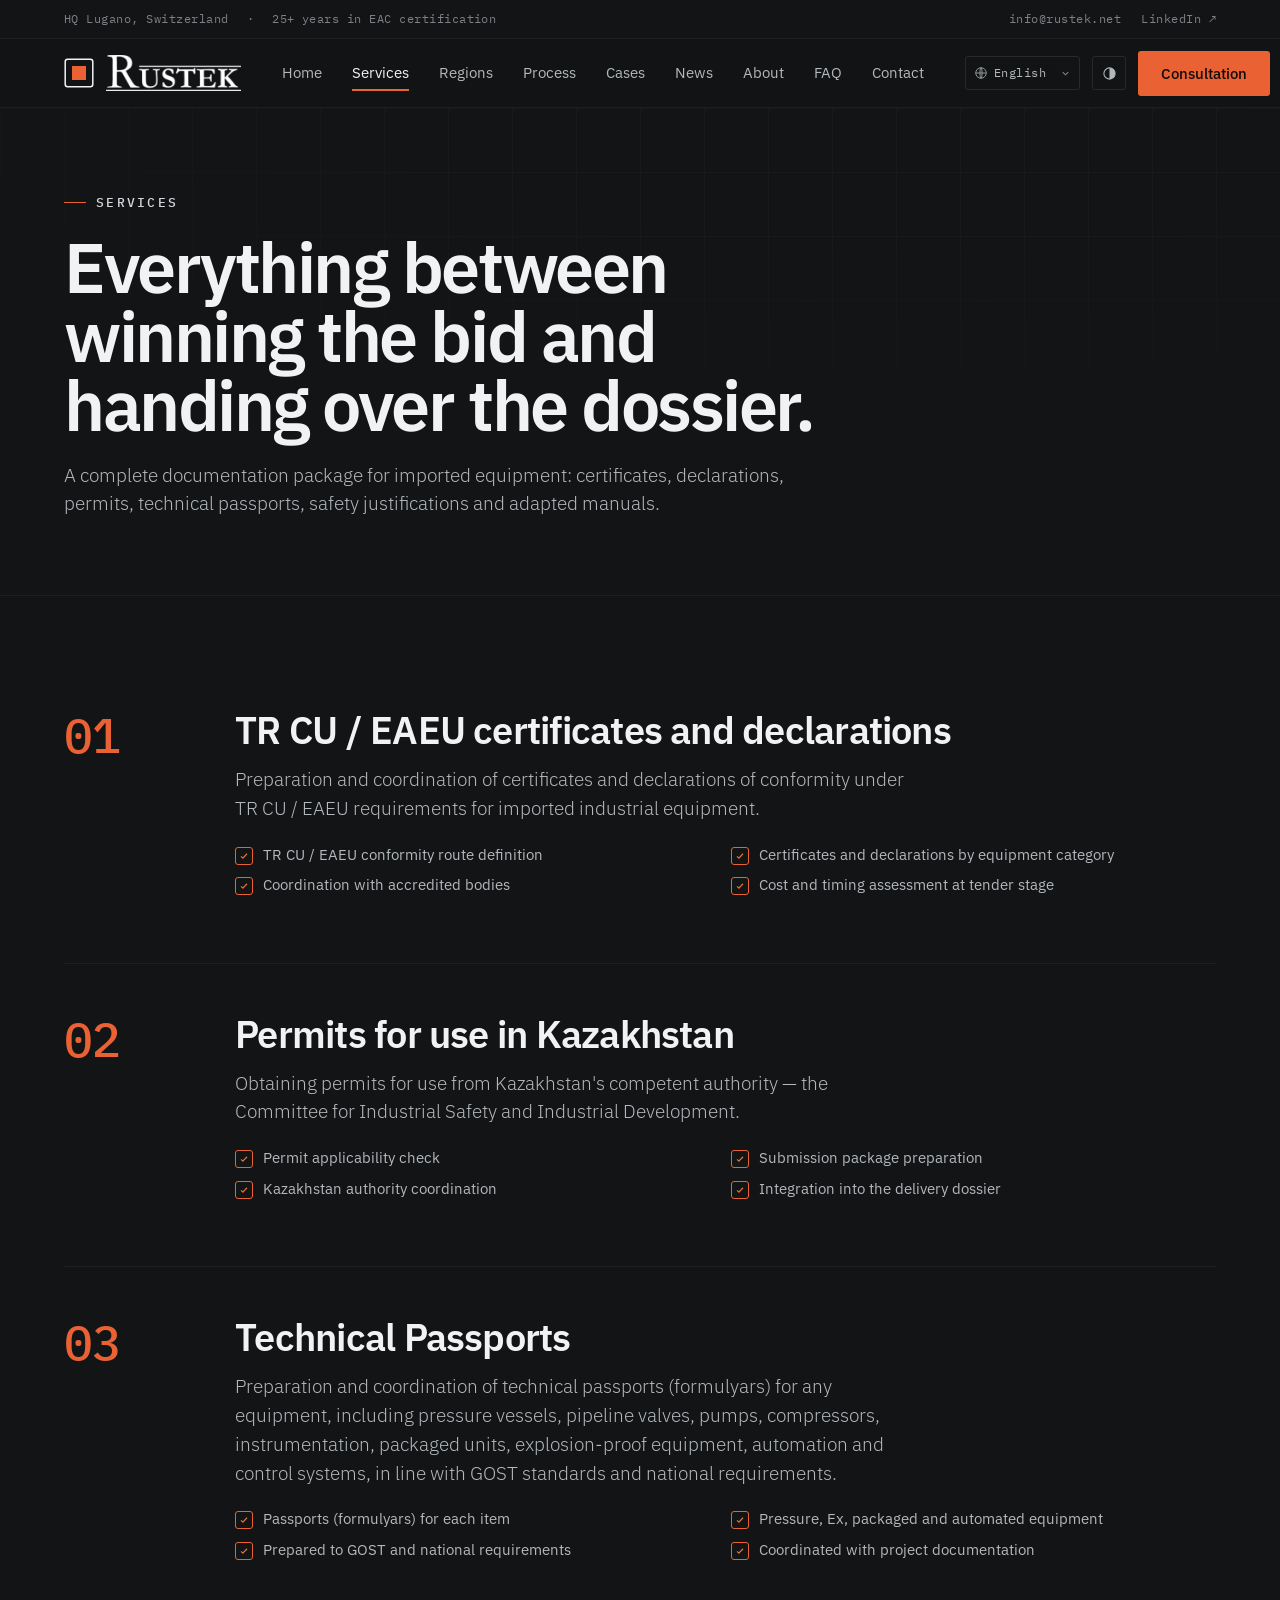
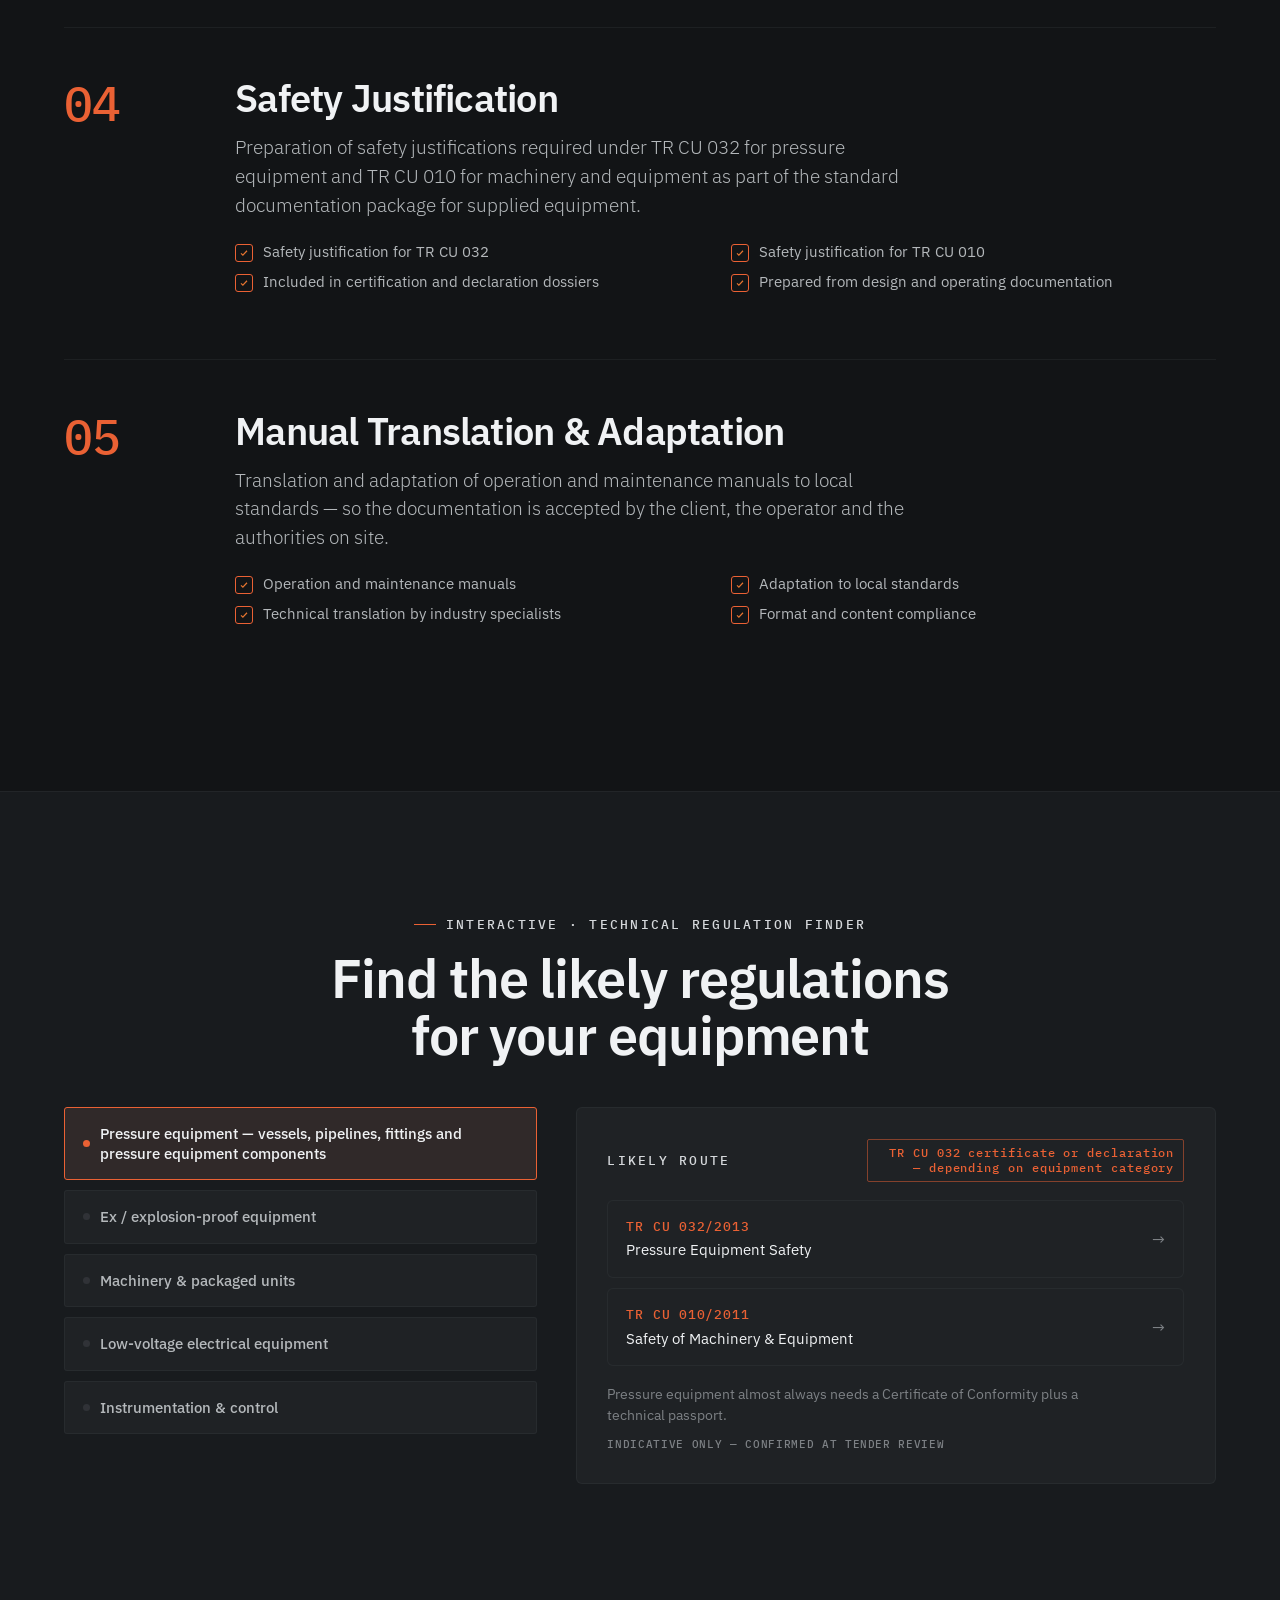
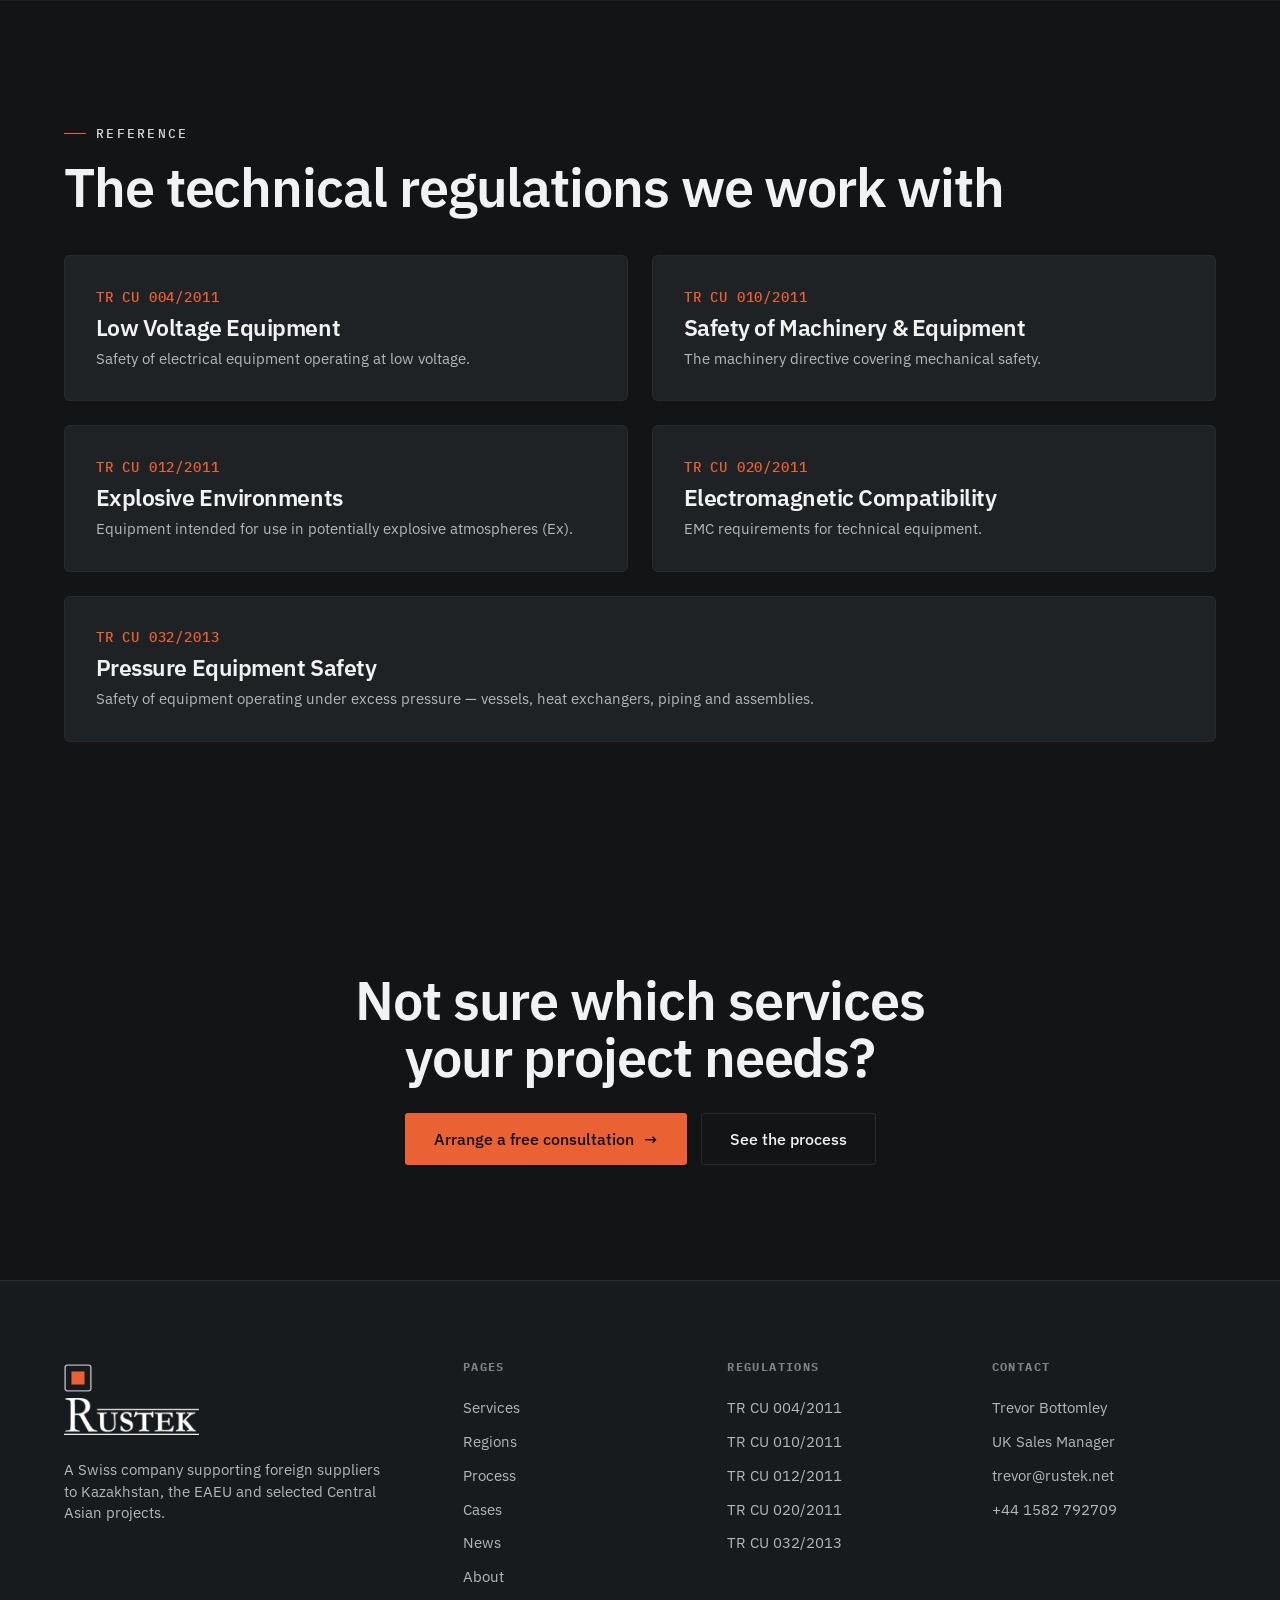
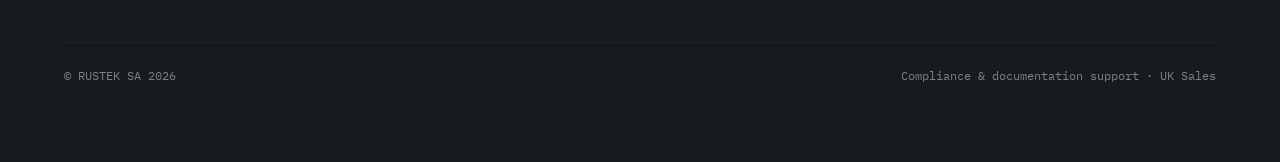
<file: services.html>
<!DOCTYPE html>
<html lang="en" data-theme="graphite">
<head>
<meta charset="UTF-8">
<meta name="viewport" content="width=device-width, initial-scale=1">
<title>EAC Certification, Technical Passports and TR CU Documentation - Rustek SA</title>
<meta name="description" content="Tender-stage compliance assessment, EAC certificates and declarations, Kazakhstan permits, technical passports, safety justifications and documentation translation for industrial equipment.">
<link rel="canonical" href="https://www.rustek.net/services.html">
<link rel="alternate" hreflang="en" href="https://www.rustek.net/services.html?lang=en">
<link rel="alternate" hreflang="ru" href="https://www.rustek.net/services.html?lang=ru">
<link rel="alternate" hreflang="zh" href="https://www.rustek.net/services.html?lang=zh">
<link rel="alternate" hreflang="es" href="https://www.rustek.net/services.html?lang=es">
<link rel="alternate" hreflang="it" href="https://www.rustek.net/services.html?lang=it">
<link rel="alternate" hreflang="de" href="https://www.rustek.net/services.html?lang=de">
<link rel="alternate" hreflang="x-default" href="https://www.rustek.net/services.html">
<script type="application/ld+json">
{
    "@context":  "https://schema.org",
    "@type":  "Service",
    "name":  "EAC certification and equipment documentation support",
    "provider":  {
                     "@type":  "Organization",
                     "name":  "Rustek SA",
                     "url":  "https://www.rustek.net/"
                 },
    "areaServed":  [
                       "Kazakhstan",
                       "EAEU",
                       "Central Asia"
                   ],
    "serviceType":  [
                        "TR CU / EAEU certificates and declarations",
                        "Technical passports",
                        "Safety justifications",
                        "Operation manual translation",
                        "Kazakhstan permits for use"
                    ],
    "description":  "Tender-stage certification strategy and documentation support for imported industrial equipment."
}
</script>
<link rel="stylesheet" href="assets/site.css?v=20260609-3">
</head>
<body>

<div class="topbar"><div class="wrap">
  <div class="row" style="gap:18px"><span data-en="HQ Lugano, Switzerland" data-ru="Штаб-квартира — Лугано, Швейцария">HQ Lugano, Switzerland</span><span class="faint">·</span><span data-en="25+ years in EAC certification" data-ru="25+ лет в сертификации EAC">25+ years in EAC certification</span></div>
  <div class="tb-right"><a href="mailto:info@rustek.net">info@rustek.net</a><a href="https://www.linkedin.com/company/rusteksa" target="_blank" rel="noopener">LinkedIn ↗</a></div>
</div></div>

<header class="nav"><div class="wrap">
  <a class="brand" href="index.html"><span class="mark"><svg viewBox="0 0 30 30" width="30" height="30"><rect x="1.2" y="1.2" width="27.6" height="27.6" rx="2.5" fill="none" stroke="currentColor" stroke-width="1.5"/><rect x="8" y="8" width="14" height="14" fill="var(--accent)"/></svg></span><img class="brand-logo-img" src="assets/rustek-logo-official-white.png" alt="Rustek"></a>
  <nav class="nav-links">
    <a href="index.html" data-en="Home" data-ru="Главная">Home</a>
    <a href="services.html" class="active" data-en="Services" data-ru="Услуги">Services</a>
    <a href="regions.html" data-en="Regions" data-ru="Регионы">Regions</a>
    <a href="process.html" data-en="Process" data-ru="Процесс">Process</a>
    <a href="cases.html" data-en="Cases" data-ru="Кейсы">Cases</a><a href="news.html" data-en="News" data-ru="Новости">News</a>
    <a href="about.html" data-en="About" data-ru="О нас">About</a><a href="faq.html" data-en="FAQ" data-ru="FAQ">FAQ</a><a href="contact.html" data-en="Contact" data-ru="Контакты">Contact</a>
  </nav>
  <div class="nav-right">
    <div class="langtoggle"><button data-lang="en">EN</button><button data-lang="ru">RU</button></div>
    <button class="themedot" data-theme-cycle aria-label="Switch theme"><svg width="15" height="15" viewBox="0 0 24 24" fill="none" stroke="currentColor" stroke-width="1.7"><circle cx="12" cy="12" r="9"/><path d="M12 3a9 9 0 0 1 0 18z" fill="currentColor" stroke="none"/></svg></button>
    <a href="contact.html" class="btn btn--primary" data-en="Consultation" data-ru="Консультация">Consultation</a>
    <button class="burger" data-mm-open aria-label="Menu"><svg width="18" height="18" viewBox="0 0 24 24" fill="none" stroke="currentColor" stroke-width="1.8"><path d="M3 6h18M3 12h18M3 18h18"/></svg><span class="burger-label" data-en="Menu" data-ru="Меню">Menu</span></button>
  </div>
</div></header>

<div class="mobile-menu">
  <div class="mm-head"><span class="brand"><span class="sub">RUSTEK SA</span></span><button class="themedot" data-mm-close><svg width="16" height="16" viewBox="0 0 24 24" fill="none" stroke="currentColor" stroke-width="1.8"><path d="M6 6l12 12M18 6L6 18"/></svg></button></div>
  <a href="index.html" data-en="Home" data-ru="Главная">Home</a><a href="services.html" data-en="Services" data-ru="Услуги">Services</a><a href="regions.html" data-en="Regions" data-ru="Регионы">Regions</a><a href="process.html" data-en="Process" data-ru="Процесс">Process</a><a href="cases.html" data-en="Cases" data-ru="Кейсы">Cases</a><a href="news.html" data-en="News" data-ru="Новости">News</a><a href="about.html" data-en="About" data-ru="О нас">About</a><a href="faq.html" data-en="FAQ" data-ru="FAQ">FAQ</a><a href="contact.html" data-en="Contact" data-ru="Контакты">Contact</a>
  <div class="row" style="margin-top:24px;justify-content:space-between"><div class="langtoggle"><button data-lang="en">EN</button><button data-lang="ru">RU</button></div><button class="btn btn--ghost" data-theme-cycle><span data-en="Theme:" data-ru="Тема:">Theme:</span>&nbsp;<span data-theme-label>Graphite</span></button></div>
</div>

<!-- HERO -->
<section class="section--tight hero" style="padding-top:clamp(48px,6vw,80px)">
  <div class="grid-bg"></div>
  <div class="wrap" style="position:relative;z-index:1">
    <div class="eyebrow reveal" data-en="Services" data-ru="Услуги">Services</div>
    <h1 class="h-display reveal" style="margin-top:20px;font-size:clamp(2.4rem,5.5vw,4.4rem);max-width:900px" data-en="Everything between winning the bid and handing over the dossier." data-ru="Всё между победой в тендере и передачей готового пакета документов.">Everything between winning the bid and handing over the dossier.</h1>
    <p class="lead reveal" style="margin-top:22px;max-width:720px" data-en="A complete documentation package for imported equipment: certificates, declarations, permits, technical passports, safety justifications and adapted manuals." data-ru="Полный комплексный пакет документации для импортного оборудования: сертификаты, декларации, разрешения, технические паспорта, обоснования безопасности и адаптированные руководства.">A complete documentation package for imported equipment: certificates, declarations, permits, technical passports, safety justifications and adapted manuals.</p>
  </div>
</section>

<!-- SERVICE DETAILS -->
<section class="section divider">
  <div class="wrap flow" style="--flow-gap:0">
    <article class="svc reveal">
      <div class="svc-n mono">01</div>
      <div>
        <h2 class="h2" data-en="TR CU / EAEU certificates and declarations" data-ru="Оформление сертификатов и деклараций ТР ТС / ЕАЭС">TR CU / EAEU certificates and declarations</h2>
        <p class="lead" style="margin-top:14px;max-width:680px" data-en="Preparation and coordination of certificates and declarations of conformity under TR CU / EAEU requirements for imported industrial equipment." data-ru="Подготовка и сопровождение оформления сертификатов и деклараций соответствия ТР ТС / ЕАЭС для импортного промышленного оборудования.">Preparation and coordination of certificates and declarations of conformity under TR CU / EAEU requirements for imported industrial equipment.</p>
        <div class="grid g-2" style="margin-top:22px;gap:10px">
          <div class="tick" data-en="TR CU / EAEU conformity route definition" data-ru="Определение маршрута соответствия ТР ТС / ЕАЭС">TR CU / EAEU conformity route definition</div>
          <div class="tick" data-en="Certificates and declarations by equipment category" data-ru="Сертификаты и декларации по категории оборудования">Certificates and declarations by equipment category</div>
          <div class="tick" data-en="Coordination with accredited bodies" data-ru="Координация с аккредитованными органами">Coordination with accredited bodies</div>
          <div class="tick" data-en="Cost and timing assessment at tender stage" data-ru="Оценка сроков и затрат на этапе тендера">Cost and timing assessment at tender stage</div>
        </div>
      </div>
    </article>
    <article class="svc reveal">
      <div class="svc-n mono">02</div>
      <div>
        <h2 class="h2" data-en="Permits for use in Kazakhstan" data-ru="Разрешения на применение в РК">Permits for use in Kazakhstan</h2>
        <p class="lead" style="margin-top:14px;max-width:680px" data-en="Obtaining permits for use from Kazakhstan's competent authority — the Committee for Industrial Safety and Industrial Development." data-ru="Получение разрешений на применение от профильного ведомства РК — Комитета промышленной безопасности и индустриального развития.">Obtaining permits for use from Kazakhstan's competent authority — the Committee for Industrial Safety and Industrial Development.</p>
        <div class="grid g-2" style="margin-top:22px;gap:10px">
          <div class="tick" data-en="Permit applicability check" data-ru="Проверка необходимости разрешения">Permit applicability check</div>
          <div class="tick" data-en="Submission package preparation" data-ru="Подготовка пакета для подачи">Submission package preparation</div>
          <div class="tick" data-en="Kazakhstan authority coordination" data-ru="Координация с ведомством РК">Kazakhstan authority coordination</div>
          <div class="tick" data-en="Integration into the delivery dossier" data-ru="Включение в поставочное досье">Integration into the delivery dossier</div>
        </div>
      </div>
    </article>
    <article class="svc reveal">
      <div class="svc-n mono">03</div>
      <div>
        <h2 class="h2" data-en="Technical Passports" data-ru="Технические паспорта">Technical Passports</h2>
        <p class="lead" style="margin-top:14px;max-width:680px" data-en="Preparation and coordination of technical passports (formulyars) for any equipment, including pressure vessels, pipeline valves, pumps, compressors, instrumentation, packaged units, explosion-proof equipment, automation and control systems, in line with GOST standards and national requirements." data-ru="Подготовка и координация технических паспортов (формуляров) для любого оборудования, включая сосуды под давлением, трубопроводную арматуру, насосное и компрессорное оборудование, приборы КИПиА, комплексные установки, взрывозащищенное оборудование, системы автоматизации и управления в соответствии с ГОСТами и национальными требованиями.">Preparation and coordination of technical passports (formulyars) for any equipment, including pressure vessels, pipeline valves, pumps, compressors, instrumentation, packaged units, explosion-proof equipment, automation and control systems, in line with GOST standards and national requirements.</p>
        <div class="grid g-2" style="margin-top:22px;gap:10px">
          <div class="tick" data-en="Passports (formulyars) for each item" data-ru="Паспорта (формуляры) на каждую единицу">Passports (formulyars) for each item</div>
          <div class="tick" data-en="Pressure, Ex, packaged and automated equipment" data-ru="Оборудование под давлением, Ex, комплексные установки и автоматизация">Pressure, Ex, packaged and automated equipment</div>
          <div class="tick" data-en="Prepared to GOST and national requirements" data-ru="Подготовка по ГОСТам и национальным требованиям">Prepared to GOST and national requirements</div>
          <div class="tick" data-en="Coordinated with project documentation" data-ru="Координация с проектной документацией">Coordinated with project documentation</div>
        </div>
      </div>
    </article>
    <article class="svc reveal">
      <div class="svc-n mono">04</div>
      <div>
        <h2 class="h2" data-en="Safety Justification" data-ru="Обоснование безопасности">Safety Justification</h2>
        <p class="lead" style="margin-top:14px;max-width:680px" data-en="Preparation of safety justifications required under TR CU 032 for pressure equipment and TR CU 010 for machinery and equipment as part of the standard documentation package for supplied equipment." data-ru="Подготовка обоснований безопасности, требуемых ТР ТС 032 (оборудование под давлением) и ТР ТС 010 (безопасности машин и оборудования) при оформлении сертификатов и деклараций соответствия и включаемых в стандартный пакет документации для поставляемого оборудования.">Preparation of safety justifications required under TR CU 032 for pressure equipment and TR CU 010 for machinery and equipment as part of the standard documentation package for supplied equipment.</p>
        <div class="grid g-2" style="margin-top:22px;gap:10px">
          <div class="tick" data-en="Safety justification for TR CU 032" data-ru="Обоснование безопасности для ТР ТС 032">Safety justification for TR CU 032</div>
          <div class="tick" data-en="Safety justification for TR CU 010" data-ru="Обоснование безопасности для ТР ТС 010">Safety justification for TR CU 010</div>
          <div class="tick" data-en="Included in certification and declaration dossiers" data-ru="Включение в досье сертификации и декларирования">Included in certification and declaration dossiers</div>
          <div class="tick" data-en="Prepared from design and operating documentation" data-ru="Подготовка по конструкторской и эксплуатационной документации">Prepared from design and operating documentation</div>
        </div>
      </div>
    </article>
    <article class="svc reveal">
      <div class="svc-n mono">05</div>
      <div>
        <h2 class="h2" data-en="Manual Translation & Adaptation" data-ru="Перевод и адаптация руководств">Manual Translation &amp; Adaptation</h2>
        <p class="lead" style="margin-top:14px;max-width:680px" data-en="Translation and adaptation of operation and maintenance manuals to local standards — so the documentation is accepted by the client, the operator and the authorities on site." data-ru="Перевод и адаптация руководств по эксплуатации и обслуживанию под местные стандарты — чтобы документация была принята заказчиком, эксплуатантом и органами на площадке.">Translation and adaptation of operation and maintenance manuals to local standards — so the documentation is accepted by the client, the operator and the authorities on site.</p>
        <div class="grid g-2" style="margin-top:22px;gap:10px">
          <div class="tick" data-en="Operation and maintenance manuals" data-ru="Руководства по эксплуатации и обслуживанию">Operation and maintenance manuals</div>
          <div class="tick" data-en="Adaptation to local standards" data-ru="Адаптация под местные стандарты">Adaptation to local standards</div>
          <div class="tick" data-en="Technical translation by industry specialists" data-ru="Технический перевод отраслевыми специалистами">Technical translation by industry specialists</div>
          <div class="tick" data-en="Format and content compliance" data-ru="Соответствие формата и содержания">Format and content compliance</div>
        </div>
      </div>
    </article>
  </div>
</section>

<!-- TR CU SELECTOR -->
<section class="section divider" style="background:var(--bg-2)">
  <div class="wrap">
    <div class="center" style="max-width:720px;margin:0 auto 44px">
      <div class="eyebrow reveal" style="justify-content:center" data-en="Interactive · Technical regulation finder" data-ru="Интерактив · Подбор техрегламента">Interactive · Technical regulation finder</div>
      <h2 class="h1 reveal" style="margin-top:16px" data-en="Find the likely regulations for your equipment" data-ru="Найдите вероятные регламенты для вашего оборудования">Find the likely regulations for your equipment</h2>
    </div>
    <div id="regulation-finder" data-selector style="display:grid;grid-template-columns:0.85fr 1.15fr;gap:clamp(20px,3vw,40px);align-items:start" class="hero-grid reveal">
      <div class="grid" style="gap:10px">
        <button class="seg-btn sel" data-eq="pressure"><span data-en="Pressure equipment — vessels, pipelines, fittings and pressure equipment components" data-ru="Оборудование под давлением - сосуды, трубопроводы, арматура, элементы оборудования под давлением">Pressure equipment — vessels, pipelines, fittings and pressure equipment components</span></button>
        <button class="seg-btn" data-eq="ex"><span data-en="Ex / explosion-proof equipment" data-ru="Ex / взрывозащищённое оборудование">Ex / explosion-proof equipment</span></button>
        <button class="seg-btn" data-eq="machinery"><span data-en="Machinery & packaged units" data-ru="Машины и блочно-комплектные установки">Machinery &amp; packaged units</span></button>
        <button class="seg-btn" data-eq="electrical"><span data-en="Low-voltage electrical equipment" data-ru="Низковольтное электрооборудование">Low-voltage electrical equipment</span></button>
        <button class="seg-btn" data-eq="instrument"><span data-en="Instrumentation & control" data-ru="КИПиА и системы управления">Instrumentation &amp; control</span></button>
      </div>
      <div class="card card--pad" data-selector-out style="min-height:280px"></div>
    </div>
  </div>
</section>

<!-- REGULATION REFERENCE -->
<section class="section divider">
  <div class="wrap">
    <div class="between" style="margin-bottom:40px">
      <div><div class="eyebrow reveal" data-en="Reference" data-ru="Справочник">Reference</div><h2 class="h1 reveal" style="margin-top:16px" data-en="The technical regulations we work with" data-ru="Технические регламенты, с которыми мы работаем">The technical regulations we work with</h2></div>
    </div>
    <div class="grid g-2">
      <div class="card card--pad hover reveal"><div class="mono" style="color:var(--accent);font-size:14px;margin-bottom:8px">TR CU 004/2011</div><h3 class="h3" data-en="Low Voltage Equipment" data-ru="Низковольтное оборудование">Low Voltage Equipment</h3><p class="muted" style="margin-top:8px;font-size:14.5px" data-en="Safety of electrical equipment operating at low voltage." data-ru="Безопасность электрооборудования, работающего при низком напряжении.">Safety of electrical equipment operating at low voltage.</p></div>
      <div class="card card--pad hover reveal"><div class="mono" style="color:var(--accent);font-size:14px;margin-bottom:8px">TR CU 010/2011</div><h3 class="h3" data-en="Safety of Machinery & Equipment" data-ru="Безопасность машин и оборудования">Safety of Machinery &amp; Equipment</h3><p class="muted" style="margin-top:8px;font-size:14.5px" data-en="The machinery directive covering mechanical safety." data-ru="Регламент по машинам, охватывающий механическую безопасность.">The machinery directive covering mechanical safety.</p></div>
      <div class="card card--pad hover reveal"><div class="mono" style="color:var(--accent);font-size:14px;margin-bottom:8px">TR CU 012/2011</div><h3 class="h3" data-en="Explosive Environments" data-ru="Взрывоопасные среды">Explosive Environments</h3><p class="muted" style="margin-top:8px;font-size:14.5px" data-en="Equipment intended for use in potentially explosive atmospheres (Ex)." data-ru="Оборудование для применения в потенциально взрывоопасных средах (Ex).">Equipment intended for use in potentially explosive atmospheres (Ex).</p></div>
      <div class="card card--pad hover reveal"><div class="mono" style="color:var(--accent);font-size:14px;margin-bottom:8px">TR CU 020/2011</div><h3 class="h3" data-en="Electromagnetic Compatibility" data-ru="Электромагнитная совместимость">Electromagnetic Compatibility</h3><p class="muted" style="margin-top:8px;font-size:14.5px" data-en="EMC requirements for technical equipment." data-ru="Требования ЭМС для технического оборудования.">EMC requirements for technical equipment.</p></div>
      <div class="card card--pad hover reveal" style="grid-column:1 / -1"><div class="mono" style="color:var(--accent);font-size:14px;margin-bottom:8px">TR CU 032/2013</div><h3 class="h3" data-en="Pressure Equipment Safety" data-ru="Безопасность оборудования под давлением">Pressure Equipment Safety</h3><p class="muted" style="margin-top:8px;font-size:14.5px" data-en="Safety of equipment operating under excess pressure — vessels, heat exchangers, piping and assemblies." data-ru="Безопасность оборудования, работающего под избыточным давлением — сосудов, теплообменников, трубопроводов и сборок.">Safety of equipment operating under excess pressure — vessels, heat exchangers, piping and assemblies.</p></div>
    </div>
  </div>
</section>

<!-- CTA -->
<section class="section center">
  <div class="wrap" style="max-width:760px">
    <h2 class="h1 reveal" data-en="Not sure which services your project needs?" data-ru="Не уверены, какие услуги нужны вашему проекту?">Not sure which services your project needs?</h2>
    <div class="row reveal" style="justify-content:center;margin-top:28px">
      <a href="contact.html" class="btn btn--primary btn--lg"><span data-en="Arrange a free consultation" data-ru="Запросить консультацию">Arrange a free consultation</span><span class="ar">→</span></a>
      <a href="process.html" class="btn btn--ghost btn--lg"><span data-en="See the process" data-ru="Посмотреть процесс">See the process</span></a>
    </div>
  </div>
</section>

<footer class="foot"><div class="wrap">
  <div class="foot-grid">
    <div><a class="brand" href="index.html" style="margin-bottom:18px"><span class="mark"><svg viewBox="0 0 30 30" width="28" height="28"><rect x="1.2" y="1.2" width="27.6" height="27.6" rx="2.5" fill="none" stroke="currentColor" stroke-width="1.5"/><rect x="8" y="8" width="14" height="14" fill="var(--accent)"/></svg></span><img class="brand-logo-img" src="assets/rustek-logo-official-white.png" alt="Rustek"></a><p class="muted" style="max-width:340px;font-size:14.5px" data-en="A Swiss company supporting foreign suppliers to Kazakhstan, the EAEU and selected Central Asian projects." data-ru="Швейцарская компания, поддерживающая иностранных поставщиков в Казахстан, ЕАЭС и Центральную Азию.">A Swiss company supporting foreign suppliers to Kazakhstan, the EAEU and selected Central Asian projects.</p></div>
    <div><h5 data-en="Pages" data-ru="Страницы">Pages</h5><a href="services.html" data-en="Services" data-ru="Услуги">Services</a><a href="regions.html" data-en="Regions" data-ru="Регионы">Regions</a><a href="process.html" data-en="Process" data-ru="Процесс">Process</a><a href="cases.html" data-en="Cases" data-ru="Кейсы">Cases</a><a href="news.html" data-en="News" data-ru="Новости">News</a><a href="about.html" data-en="About" data-ru="О нас">About</a></div>
    <div><h5 data-en="Regulations" data-ru="Регламенты">Regulations</h5><a href="services.html">TR CU 004/2011</a><a href="services.html">TR CU 010/2011</a><a href="services.html">TR CU 012/2011</a><a href="services.html">TR CU 020/2011</a><a href="services.html">TR CU 032/2013</a></div>
    <div><h5 data-en="Contact" data-ru="Контакты">Contact</h5><a href="contact.html">Trevor Bottomley</a><a href="contact.html" data-en="UK Sales Manager" data-ru="UK Sales Manager">UK Sales Manager</a><a href="mailto:trevor@rustek.net">trevor@rustek.net</a><a href="tel:+441582792709">+44 1582 792709</a></div>
  </div>
  <div class="foot-bottom"><span>© RUSTEK SA 2026</span><span data-en="Compliance & documentation support · UK Sales" data-ru="Сопровождение соответствия и документации · UK Sales">Compliance &amp; documentation support · UK Sales</span></div>
</div></footer>

<script src="assets/i18n.js?v=20260609-1"></script>
<script src="assets/app.js?v=20260603-3"></script>
</body>
</html>
</file>
<file: assets/site.css>
/* =========================================================================
   RUSTEK SA — shared design system
   Swiss engineering precision · IBM Plex · themeable · bilingual
   ========================================================================= */

@import url('https://fonts.googleapis.com/css2?family=IBM+Plex+Sans:wght@300;400;500;600;700&family=IBM+Plex+Mono:wght@400;500;600&display=swap');

/* ----- Tokens --------------------------------------------------------- */
:root{
  --font-sans:'IBM Plex Sans',system-ui,-apple-system,sans-serif;
  --font-mono:'IBM Plex Mono','SF Mono',monospace;

  /* default theme = Graphite (dark) */
  --bg:        oklch(0.19 0.006 250);
  --bg-2:      oklch(0.22 0.007 250);
  --surface:   oklch(0.25 0.008 250);
  --surface-2: oklch(0.29 0.009 250);
  --line:      oklch(0.40 0.010 250 / 0.45);
  --line-soft: oklch(0.40 0.010 250 / 0.22);
  --text:      oklch(0.96 0.004 250);
  --text-2:    oklch(0.78 0.006 250);
  --text-3:    oklch(0.60 0.008 250);
  --accent:    oklch(0.66 0.18 38);
  --accent-2:  oklch(0.72 0.15 42);
  --on-accent: oklch(0.16 0.01 38);
  --good:      oklch(0.72 0.13 155);

  --maxw: 1280px;
  --pad: clamp(20px,5vw,72px);
  --r: 3px;
  --r-lg: 6px;
  --shadow: 0 1px 0 var(--line-soft);
  --shadow-lg: 0 24px 60px -24px oklch(0 0 0 / 0.55);
  --ease: cubic-bezier(.2,.7,.2,1);
}

:root[data-theme="daylight"]{
  --bg:        oklch(0.985 0.003 240);
  --bg-2:      oklch(0.965 0.004 240);
  --surface:   oklch(1 0 0);
  --surface-2: oklch(0.97 0.004 240);
  --line:      oklch(0.55 0.02 240 / 0.30);
  --line-soft: oklch(0.55 0.02 240 / 0.16);
  --text:      oklch(0.24 0.02 250);
  --text-2:    oklch(0.42 0.02 250);
  --text-3:    oklch(0.56 0.02 250);
  --accent:    oklch(0.52 0.13 248);
  --accent-2:  oklch(0.46 0.14 250);
  --on-accent: oklch(0.99 0 0);
  --good:      oklch(0.55 0.13 155);
  --shadow-lg: 0 24px 60px -28px oklch(0.5 0.05 250 / 0.35);
}

:root[data-theme="swiss"]{
  --bg:        oklch(0.985 0.002 60);
  --bg-2:      oklch(0.96 0.003 60);
  --surface:   oklch(1 0 0);
  --surface-2: oklch(0.965 0.004 40);
  --line:      oklch(0.50 0.02 40 / 0.32);
  --line-soft: oklch(0.50 0.02 40 / 0.15);
  --text:      oklch(0.20 0.01 40);
  --text-2:    oklch(0.40 0.012 40);
  --text-3:    oklch(0.55 0.014 40);
  --accent:    oklch(0.55 0.21 27);
  --accent-2:  oklch(0.50 0.22 27);
  --on-accent: oklch(0.99 0 0);
  --good:      oklch(0.55 0.13 155);
  --shadow-lg: 0 24px 60px -28px oklch(0.5 0.05 30 / 0.30);
}

/* ----- Reset ---------------------------------------------------------- */
*{box-sizing:border-box;margin:0;padding:0}
html{scroll-behavior:smooth;-webkit-text-size-adjust:100%}
body{
  font-family:var(--font-sans);
  background:var(--bg);
  color:var(--text);
  line-height:1.5;
  font-size:16px;
  -webkit-font-smoothing:antialiased;
  text-rendering:optimizeLegibility;
  transition:background .4s var(--ease),color .4s var(--ease);
  overflow-x:hidden;
}
img{max-width:100%;display:block}
a{color:inherit;text-decoration:none}
button{font:inherit;cursor:pointer;border:none;background:none;color:inherit}
::selection{background:var(--accent);color:var(--on-accent)}

/* ----- Layout helpers ------------------------------------------------- */
.wrap{max-width:var(--maxw);margin:0 auto;padding-inline:var(--pad)}
.section{padding-block:clamp(64px,9vw,128px)}
.section--tight{padding-block:clamp(48px,6vw,80px)}
.divider{border-top:1px solid var(--line-soft)}

/* monospace eyebrow / micro-label */
.mono{font-family:var(--font-mono);font-weight:500;letter-spacing:.06em}
.eyebrow{
  font-family:var(--font-mono);font-size:12.5px;font-weight:500;
  letter-spacing:.18em;text-transform:uppercase;color:color-mix(in oklab,var(--text) 78%,var(--text-3));
  display:inline-flex;align-items:center;gap:10px;
}
.eyebrow::before{content:"";width:22px;height:1px;background:var(--accent);display:inline-block}
.eyebrow--plain::before{display:none}

h1,h2,h3,h4{line-height:1.04;font-weight:600;letter-spacing:-0.02em;text-wrap:balance}
.h-display{font-size:clamp(2.6rem,6.4vw,5.4rem);font-weight:600;letter-spacing:-0.035em;line-height:0.98}
.h1{font-size:clamp(2rem,4.4vw,3.4rem)}
.h2{font-size:clamp(1.6rem,3vw,2.4rem)}
.h3{font-size:clamp(1.2rem,1.8vw,1.5rem);font-weight:600}
.lead{font-size:clamp(1.05rem,1.5vw,1.3rem);color:var(--text-2);line-height:1.5;font-weight:300;text-wrap:pretty}
.muted{color:var(--text-2)}
.faint{color:var(--text-3)}
p{text-wrap:pretty}

/* ----- Buttons -------------------------------------------------------- */
.btn{
  display:inline-flex;align-items:center;gap:10px;
  padding:14px 22px;border-radius:var(--r);
  font-weight:500;font-size:15px;letter-spacing:0;
  transition:all .2s var(--ease);white-space:nowrap;line-height:1;
  border:1px solid transparent;
}
.btn .ar{transition:transform .25s var(--ease)}
.btn:hover .ar{transform:translateX(3px)}
.btn--primary{background:var(--accent);color:var(--on-accent)}
.btn--primary:hover{background:var(--accent-2)}
.btn--ghost{border-color:var(--line);color:var(--text)}
.btn--ghost:hover{border-color:var(--text-3);background:var(--surface)}
.btn--lg{padding:17px 28px;font-size:16px}
.btn--block{width:100%;justify-content:center}

/* tag / chip */
.tag{
  font-family:var(--font-mono);font-size:11.5px;font-weight:500;
  letter-spacing:.08em;text-transform:uppercase;
  padding:5px 9px;border:1px solid var(--line);border-radius:2px;color:var(--text-2);
  display:inline-flex;align-items:center;gap:6px;
}
.tag--accent{color:var(--accent);border-color:color-mix(in oklab,var(--accent) 50%,transparent)}

/* ----- Header --------------------------------------------------------- */
.topbar{
  font-family:var(--font-mono);font-size:12px;letter-spacing:.04em;
  color:var(--text-3);border-bottom:1px solid var(--line-soft);
  background:var(--bg);
}
.topbar .wrap{display:flex;justify-content:space-between;align-items:center;height:38px;gap:18px}
.topbar a:hover{color:var(--text)}
.topbar .tb-right{display:flex;gap:20px;align-items:center}

header.nav{position:sticky;top:0;z-index:60;background:color-mix(in oklab,var(--bg) 86%,transparent);
  backdrop-filter:blur(14px) saturate(1.4);border-bottom:1px solid var(--line-soft);transition:background .4s var(--ease)}
.nav .wrap{display:flex;align-items:center;justify-content:space-between;height:68px;gap:28px}
.brand{display:flex;align-items:center;gap:12px;font-weight:600;letter-spacing:-0.02em;font-size:20px}
.brand .mark{width:30px;height:30px;flex:none;position:relative}
.brand-logo-img{display:block;width:135px;height:37px;min-width:135px;object-fit:contain;flex:none}
:root[data-theme="daylight"] .brand-logo-img,
:root[data-theme="swiss"] .brand-logo-img{filter:invert(1)}
.brand .sub{font-family:var(--font-mono);font-size:10.5px;letter-spacing:.22em;color:var(--text-3);
  border:1px solid var(--line);border-radius:2px;padding:2px 5px;text-transform:uppercase}
.nav-links{display:flex;gap:4px;align-items:center}
.nav-links a{
  font-size:14.5px;color:var(--text-2);padding:8px 13px;border-radius:var(--r);
  transition:color .15s,background .15s;position:relative;
}
.nav-links a:hover{color:var(--text);background:var(--surface)}
.nav-links a.active{color:var(--text)}
.nav-links a.active::after{content:"";position:absolute;left:13px;right:13px;bottom:1px;height:2px;background:var(--accent)}
.nav-right{display:flex;align-items:center;gap:12px}

.langtoggle{position:relative;display:inline-flex;align-items:center;gap:6px;height:34px;
  padding:0 8px;border:1px solid var(--line);border-radius:var(--r);
  color:var(--text-2);font-family:var(--font-mono);font-size:12px;
  transition:border-color .15s,color .15s}
.langtoggle:hover{border-color:var(--text-3);color:var(--text)}
.langtoggle:focus-within{border-color:var(--accent);color:var(--text)}
.langsel-globe{flex:none;opacity:.85}
.langsel-caret{flex:none;opacity:.7;pointer-events:none}
.langsel{appearance:none;-webkit-appearance:none;-moz-appearance:none;
  background:transparent;border:0;outline:none;color:inherit;cursor:pointer;
  font-family:var(--font-mono);font-size:12px;letter-spacing:.04em;line-height:1.6;padding:4px 0}
.langsel:focus{outline:none}
.langsel::-ms-expand{display:none}
.langsel option{background:var(--surface);color:var(--text);font-family:var(--font-sans)}

.themedot{width:34px;height:34px;border:1px solid var(--line);border-radius:var(--r);display:grid;place-items:center;color:var(--text-2);transition:all .15s}
.themedot:hover{border-color:var(--text-3);color:var(--text)}

.burger{display:none;min-width:34px;height:34px;padding:0 10px;border:1px solid var(--line);border-radius:var(--r);align-items:center;justify-content:center;gap:7px;color:var(--text);font-family:var(--font-sans);font-size:13px;font-weight:600;white-space:nowrap;transition:border-color .15s,background .15s}
.burger:hover{border-color:var(--text-3);background:var(--surface-2)}
.burger-label{line-height:1}

/* mobile menu */
.mobile-menu{position:fixed;inset:0;z-index:70;background:var(--bg);transform:translateX(100%);
  transition:transform .35s var(--ease);display:flex;flex-direction:column;padding:24px var(--pad)}
.mobile-menu.open{transform:none}
.mobile-menu a{font-size:1.4rem;padding:16px 0;border-bottom:1px solid var(--line-soft);display:flex;justify-content:space-between}
.mm-head{display:flex;justify-content:space-between;align-items:center;margin-bottom:18px}

/* ----- Hero ----------------------------------------------------------- */
.hero{position:relative;overflow:hidden}
.grid-bg{position:absolute;inset:0;z-index:0;opacity:.5;pointer-events:none;
  background-image:linear-gradient(var(--line-soft) 1px,transparent 1px),linear-gradient(90deg,var(--line-soft) 1px,transparent 1px);
  background-size:64px 64px;-webkit-mask-image:radial-gradient(120% 90% at 70% 0%,#000 30%,transparent 78%);
  mask-image:radial-gradient(120% 90% at 70% 0%,#000 30%,transparent 78%)}

/* ----- Cards / surfaces ---------------------------------------------- */
.card{background:var(--surface);border:1px solid var(--line-soft);border-radius:var(--r-lg);transition:border-color .2s,transform .2s,background .2s}
.card--pad{padding:clamp(22px,2.4vw,32px)}
.card.hover:hover{border-color:var(--line);transform:translateY(-3px)}

.hero-facts.card{background:transparent;border-color:transparent}
.hero-facts.ticked::before,.hero-facts.ticked::after{display:none}
.hero-facts [style*="border-bottom"]{border-bottom-color:transparent!important}
.hero-facts .btn--ghost{background:transparent;border-color:transparent;padding-left:0;padding-right:0;justify-content:flex-start}
.hero-facts .eyebrow,.hero-facts .mono.faint,.hero-facts .btn--ghost{color:color-mix(in oklab,var(--text) 78%,var(--text-3))}
.hero-notes .mono.faint{font-size:15.6px;color:color-mix(in oklab,var(--text) 82%,var(--text-3));letter-spacing:.045em}
.trust-copy{color:color-mix(in oklab,var(--text) 76%,var(--text-3))}
.problem-eyebrow{color:color-mix(in oklab,var(--text) 78%,var(--text-3))}
/* corner-tick decoration */
.ticked{position:relative}
.ticked::before,.ticked::after{content:"";position:absolute;width:10px;height:10px;border:1px solid var(--accent);opacity:.7}
.ticked::before{top:-1px;left:-1px;border-right:0;border-bottom:0}
.ticked::after{bottom:-1px;right:-1px;border-left:0;border-top:0}

/* image placeholder */
.ph{position:relative;background:
  repeating-linear-gradient(135deg,var(--surface-2),var(--surface-2) 11px,transparent 11px,transparent 22px),var(--bg-2);
  border:1px solid var(--line-soft);border-radius:var(--r-lg);display:grid;place-items:center;overflow:hidden}
.ph span{font-family:var(--font-mono);font-size:12px;letter-spacing:.06em;color:var(--text-3);
  background:var(--bg);padding:6px 12px;border:1px solid var(--line-soft);border-radius:2px}

/* ----- Stat ----------------------------------------------------------- */
.statnum{font-family:var(--font-mono);font-weight:500;font-size:clamp(2.4rem,5vw,3.8rem);letter-spacing:-0.03em;line-height:1;color:var(--text)}
.statnum .u{color:var(--accent)}

/* ----- Accordion ------------------------------------------------------ */
.acc-item{border-top:1px solid var(--line-soft)}
.acc-item:last-child{border-bottom:1px solid var(--line-soft)}
.acc-q{width:100%;display:flex;justify-content:space-between;align-items:center;gap:20px;
  padding:24px 4px;text-align:left;font-size:clamp(1.05rem,1.6vw,1.25rem);font-weight:500;color:var(--text)}
.acc-q .pm{flex:none;width:26px;height:26px;border:1px solid var(--line);border-radius:50%;display:grid;place-items:center;color:var(--accent);transition:transform .3s var(--ease)}
.acc-a{max-height:0;overflow:hidden;transition:max-height .4s var(--ease),padding .4s var(--ease)}
.acc-a-inner{padding:0 4px 26px;max-width:760px;color:var(--text-2)}
.acc-item.open .acc-q .pm{transform:rotate(45deg)}

/* ----- Forms ---------------------------------------------------------- */
.field{display:flex;flex-direction:column;gap:7px;margin-bottom:16px}
.field label{font-family:var(--font-mono);font-size:11.5px;letter-spacing:.08em;text-transform:uppercase;color:color-mix(in oklab,var(--text) 70%,var(--text-3))}
.field input,.field select,.field textarea{
  background:var(--bg-2);border:1px solid var(--line);border-radius:var(--r);
  padding:13px 14px;color:var(--text);font:inherit;font-size:15px;transition:border-color .15s,background .15s}
.field input::placeholder,.field textarea::placeholder{color:color-mix(in oklab,var(--text) 55%,var(--text-3));opacity:1}
.field input:focus,.field select:focus,.field textarea:focus{outline:none;border-color:var(--accent);background:var(--surface)}
.field textarea{resize:vertical;min-height:104px}
.field .req{color:var(--accent)}

/* ----- Footer --------------------------------------------------------- */
footer.foot{border-top:1px solid var(--line);background:var(--bg-2);padding-block:clamp(48px,6vw,80px)}
.foot-grid{display:grid;grid-template-columns:1.6fr 1fr 1fr 1fr;gap:40px}
.foot h5{font-family:var(--font-mono);font-size:11.5px;letter-spacing:.12em;text-transform:uppercase;color:var(--text-3);margin-bottom:16px}
.foot a{display:block;color:var(--text-2);padding:6px 0;font-size:14.5px}
.foot a:hover{color:var(--text)}
.foot-bottom{display:flex;justify-content:space-between;align-items:center;flex-wrap:wrap;gap:16px;
  margin-top:48px;padding-top:24px;border-top:1px solid var(--line-soft);
  font-family:var(--font-mono);font-size:12px;color:var(--text-3)}

/* ----- Reveal animation ---------------------------------------------- */
.reveal{opacity:0;transform:translateY(18px);transition:opacity .7s var(--ease),transform .7s var(--ease)}
.reveal.in{opacity:1;transform:none}

/* ----- Utilities ------------------------------------------------------ */
.grid{display:grid;gap:clamp(16px,2vw,24px)}
.g-2{grid-template-columns:repeat(2,1fr)}
.g-3{grid-template-columns:repeat(3,1fr)}
.g-4{grid-template-columns:repeat(4,1fr)}
.flow>*+*{margin-top:1rem}
.center{text-align:center}
.maxw-720{max-width:720px}
.maxw-820{max-width:820px}
.stack-end{display:flex;flex-wrap:wrap;gap:14px}
.row{display:flex;align-items:center;gap:14px;flex-wrap:wrap}
.between{display:flex;justify-content:space-between;align-items:flex-end;gap:24px;flex-wrap:wrap}

@media(max-width:1120px){
  .nav-links{display:none}
  .burger{display:flex}
}
@media(max-width:1000px){
  .g-4{grid-template-columns:repeat(2,1fr)}
  .foot-grid{grid-template-columns:1fr 1fr}
}
@media(max-width:860px){
  .nav-links{display:none}
  .burger{display:flex}
  .topbar{display:none}
  .g-3{grid-template-columns:1fr}
  .g-2{grid-template-columns:1fr}
}
@media(max-width:680px){
  .nav-right{gap:8px}
  .nav-right > .btn--primary{display:none}
  .brand-logo-img{width:120px;min-width:120px}
}
@media(max-width:520px){
  .nav .wrap{gap:6px}
  .brand{gap:6px;min-width:0}
  .brand .mark{display:none}
  .brand-logo-img{width:92px;min-width:92px;height:30px}
  .nav-right{gap:6px;flex:none}
  .nav-right .langtoggle{padding:0 4px;gap:2px}
  .nav-right .langtoggle button{padding:8px 5px}
  .burger{padding:0 7px;gap:5px;font-size:12px}
}
@media(max-width:560px){
  .g-4{grid-template-columns:1fr 1fr}
  .foot-grid{grid-template-columns:1fr 1fr}
}

/* ----- Segmented selector buttons ------------------------------------ */
.seg-btn{
  text-align:left;padding:16px 18px;border:1px solid var(--line-soft);border-radius:var(--r);
  background:var(--surface);color:var(--text-2);font-size:15px;font-weight:500;
  transition:all .18s var(--ease);display:flex;align-items:center;gap:10px;line-height:1.3;
}
.seg-btn::before{content:"";width:7px;height:7px;border-radius:50%;background:var(--line);flex:none;transition:background .18s}
.seg-btn:hover{border-color:var(--line);color:var(--text)}
.seg-btn.sel{border-color:var(--accent);color:var(--text);background:color-mix(in oklab,var(--accent) 9%,var(--surface))}
.seg-btn.sel::before{background:var(--accent)}

/* region code buttons */
.rc-btn{
  font-family:var(--font-mono);font-weight:600;font-size:16px;letter-spacing:.04em;
  padding:16px 0;border:1px solid var(--line-soft);border-radius:var(--r);
  background:var(--surface);color:var(--text-2);transition:all .15s var(--ease);
}
.rc-btn:hover{border-color:var(--line);color:var(--text);transform:translateY(-2px)}
.rc-btn.sel{background:var(--accent);color:var(--on-accent);border-color:var(--accent)}

/* process step */
.proc-step{padding-top:26px;border-top:2px solid var(--text);position:relative}
.proc-step .proc-n{font-family:var(--font-mono);font-size:13px;color:var(--accent);font-weight:600;letter-spacing:.1em;margin-bottom:14px}
.proc-step h4{margin-bottom:10px}
.proc-step p{font-size:14.5px}

/* why item */
.why{display:flex;gap:16px}
.why .why-i{flex:none;width:34px;height:34px;border:1px solid var(--accent);color:var(--accent);border-radius:50%;
  display:grid;place-items:center;font-size:15px;margin-top:2px}
.why h4{margin-bottom:6px}
.why p{font-size:14.5px}

/* service detail row */
.svc{display:grid;grid-template-columns:120px 1fr;gap:clamp(20px,4vw,56px);padding-block:clamp(32px,4vw,56px);border-top:1px solid var(--line-soft)}
.svc:first-child{border-top:0;padding-top:0}
.svc-n{font-size:clamp(2rem,4vw,3rem);color:var(--accent);font-weight:500;letter-spacing:-0.02em;line-height:1}
.tick{display:flex;align-items:flex-start;gap:10px;font-size:14.5px;color:var(--text-2);line-height:1.4}
.tick::before{content:"";flex:none;width:16px;height:16px;margin-top:2px;border:1px solid var(--accent);border-radius:3px;
  background:url("data:image/svg+xml,%3Csvg xmlns='http://www.w3.org/2000/svg' viewBox='0 0 16 16'%3E%3Cpath d='M4 8.5l2.5 2.5L12 5' fill='none' stroke='%23e2722f' stroke-width='1.6'/%3E%3C/svg%3E") center/12px no-repeat}
@media(max-width:680px){.svc{grid-template-columns:1fr;gap:8px}.svc-n{font-size:1.6rem}}

/* timeline (process) */
.tl{list-style:none;position:relative}
.tl::before{content:"";position:absolute;left:23px;top:8px;bottom:8px;width:1px;background:var(--line)}
.tl-item{display:grid;grid-template-columns:48px 1fr;gap:24px;padding-block:clamp(20px,3vw,34px);position:relative}
.tl-n{font-family:var(--font-mono);font-weight:600;font-size:15px;color:var(--accent);width:48px;height:48px;
  border:1px solid var(--line);border-radius:50%;display:grid;place-items:center;background:var(--bg);z-index:1}
.tl-body{padding-top:8px}

/* gantt */
.gantt{display:flex;flex-direction:column;gap:12px}
.gantt-scale{display:flex;justify-content:space-between;font-size:11px;letter-spacing:.1em;padding-left:200px;margin-bottom:4px}
.gantt-row{display:grid;grid-template-columns:200px 1fr;align-items:center;gap:16px}
.gantt-lbl{font-size:14px;color:var(--text-2)}
.gantt-track{position:relative;height:22px;background:var(--bg-2);border:1px solid var(--line-soft);border-radius:3px;overflow:hidden}
.gantt-bar{position:absolute;top:3px;bottom:3px;background:color-mix(in oklab,var(--accent) 40%,var(--surface));border:1px solid color-mix(in oklab,var(--accent) 60%,transparent);border-radius:2px}
.gantt-bar--accent{background:var(--accent);border-color:var(--accent)}
@media(max-width:680px){
  .gantt-scale{padding-left:120px}
  .gantt-row{grid-template-columns:120px 1fr;gap:10px}
  .gantt-lbl{font-size:12px}
}

@media(max-width:900px){
  .hero-grid{grid-template-columns:1fr !important;gap:32px !important}
  .proc-grid{grid-template-columns:1fr !important}
}
@media(max-width:680px){
  .between{align-items:flex-start}
}

/* language visibility handled in JS via textContent swap; helper for block-level */
[data-lang-block]{display:none}
[data-lang-block].show{display:block}

/* ----- Global clients world map -------------------------------------- */
.cm-card{padding-bottom:clamp(18px,2.2vw,26px)}
.cm-head{display:flex;justify-content:space-between;align-items:center;gap:12px 24px;flex-wrap:wrap;margin-bottom:16px}
.cm-head-l{font-size:11.5px;letter-spacing:.12em}
.cm-legend{display:flex;align-items:center;gap:16px;flex-wrap:wrap;
  font-family:var(--font-mono);font-size:11.5px;color:var(--text-3);letter-spacing:.03em}
.cm-lg-cap{letter-spacing:.14em}
.cm-lg-item{display:inline-flex;align-items:center;gap:7px}
.cm-lg-dot{display:inline-block;width:var(--d,10px);height:var(--d,10px);border-radius:50%;flex:none;
  background:color-mix(in oklab,var(--accent) 70%,transparent);border:1px solid var(--accent)}
.cm-lg-ring{display:inline-block;width:13px;height:13px;border-radius:50%;border:1.5px solid var(--accent);position:relative;flex:none}
.cm-lg-ring::after{content:"";position:absolute;inset:3.5px;border-radius:50%;background:var(--accent)}

.cm-wrap{position:relative;width:100%}
.cm-svg{display:block;width:100%;height:auto;aspect-ratio:1000/394;overflow:visible;
  border:1px solid var(--line-soft);border-radius:var(--r);
  background:radial-gradient(120% 150% at 50% -20%,color-mix(in oklab,var(--accent) 7%,transparent),transparent 55%),var(--bg-2)}
.cm-land{fill:color-mix(in oklab,var(--text) 9%,transparent);stroke:var(--line-soft);stroke-width:.5;
  vector-effect:non-scaling-stroke;pointer-events:none}

.cm-arcs,.cm-dots,.cm-hub{pointer-events:none}
.cm-arc{fill:none;stroke:var(--accent);stroke-width:1;vector-effect:non-scaling-stroke;opacity:.12;
  transition:opacity .2s var(--ease),stroke-width .2s var(--ease)}
.cm-arc.hot{opacity:.85;stroke-width:1.7}
.cm-dot{fill:color-mix(in oklab,var(--accent) 72%,transparent);stroke:var(--accent);stroke-width:.9;
  vector-effect:non-scaling-stroke;transform-box:fill-box;transform-origin:center;
  transition:transform .18s var(--ease),fill .18s var(--ease),opacity .2s}
.cm-dot.hot{fill:var(--accent);transform:scale(1.45)}
.cm-hit{fill:transparent;cursor:pointer}
.cm-hit:focus{outline:none}

.cm-hub-ring{fill:none;stroke:var(--accent);stroke-width:1.5;vector-effect:non-scaling-stroke}
.cm-hub-dot{fill:var(--accent)}
.cm-hub-pulse{fill:none;stroke:var(--accent);stroke-width:1.2;vector-effect:non-scaling-stroke;
  transform-box:fill-box;transform-origin:center;opacity:0}

/* selection focus: fade everything except the active country */
.cm-card.cm-active .cm-arc:not(.hot){opacity:.05}
.cm-card.cm-active .cm-dot:not(.hot){opacity:.4}

/* tooltip */
.cm-tip{position:absolute;z-index:5;left:0;top:0;transform:translate(-50%,calc(-100% - 11px));
  pointer-events:none;opacity:0;transition:opacity .14s var(--ease);
  background:var(--surface);border:1px solid var(--line);border-radius:var(--r);
  padding:8px 11px;box-shadow:var(--shadow-lg);white-space:nowrap}
.cm-tip::after{content:"";position:absolute;left:50%;bottom:-5px;width:9px;height:9px;
  background:var(--surface);border-right:1px solid var(--line);border-bottom:1px solid var(--line);
  transform:translateX(-50%) rotate(45deg)}
.cm-tip.on{opacity:1}
.cm-tip-n{display:block;font-weight:600;font-size:13.5px;color:var(--text)}
.cm-tip-v{display:block;font-family:var(--font-mono);font-size:12px;color:var(--accent);margin-top:2px}

/* top-market chips */
.cm-top{display:flex;flex-wrap:wrap;align-items:center;gap:8px;margin-top:clamp(16px,2vw,22px)}
.cm-top-cap{font-size:11px;letter-spacing:.14em;color:var(--text-3);margin-right:2px}
.cm-chip{font-family:var(--font-mono);font-size:12px;color:var(--text-2);
  border:1px solid var(--line-soft);border-radius:2px;padding:5px 9px;
  display:inline-flex;gap:7px;align-items:center;transition:border-color .15s,color .15s,background .15s}
.cm-chip b{color:var(--accent);font-weight:600}
.cm-chip:hover,.cm-chip.hot{color:var(--text);
  border-color:color-mix(in oklab,var(--accent) 55%,transparent);
  background:color-mix(in oklab,var(--accent) 8%,var(--surface))}
.cm-chip:focus-visible{outline:2px solid var(--accent);outline-offset:2px}

.cm-hint{font-size:11px;letter-spacing:.1em;margin-top:14px;color:var(--text-3)}
.cm-stats{grid-template-columns:repeat(3,1fr);margin-top:clamp(20px,3vw,32px)}
.cm-stats .statnum{font-size:clamp(1.7rem,3.2vw,2.6rem)}

/* reveal staging */
.cm-arcs,.cm-dots{opacity:0}
.cm-card.in .cm-dots{opacity:1;transition:opacity .6s var(--ease)}
.cm-card.in .cm-arcs{opacity:1;transition:opacity 1s var(--ease) .2s}

@media (prefers-reduced-motion:no-preference){
  .cm-hub-pulse{animation:cmPulse 2.8s var(--ease) infinite}
}
@keyframes cmPulse{0%{opacity:.7;transform:scale(.5)}70%{opacity:0;transform:scale(2.6)}100%{opacity:0;transform:scale(2.6)}}
@media (prefers-reduced-motion:reduce){
  .cm-arcs,.cm-dots{opacity:1}
  .cm-dot,.cm-arc{transition:none}
}
@media(max-width:560px){
  .cm-legend{gap:12px;font-size:10.5px}
  .cm-stats .statnum{font-size:1.6rem}
}

/* ----- Homepage hero photo background (offshore platform, from rustek.net) ----- */
.hero--photo{
  --hero-scrim: linear-gradient(101deg,
      var(--bg) 0%,
      var(--bg) 40%,
      color-mix(in oklab, var(--bg) 60%, transparent) 62%,
      color-mix(in oklab, var(--bg) 18%, transparent) 82%,
      transparent 100%);
  background:
      var(--hero-scrim),
      linear-gradient(to bottom, transparent 58%, var(--bg) 100%),
      url("hero-bg.webp") center right / cover no-repeat;
  background-color: var(--bg);
}
/* tone the grid texture down so it doesn't fight the photo */
.hero--photo .grid-bg{opacity:.16}

@media(max-width:900px){
  .hero--photo{
    --hero-scrim: linear-gradient(176deg,
        var(--bg) 0%,
        color-mix(in oklab, var(--bg) 78%, transparent) 46%,
        color-mix(in oklab, var(--bg) 88%, transparent) 100%);
    background-position: center 18%;
  }
}

/* ----- Keyword deep-link landings (?q= / ?topic=) ----- */
#kazakhstan-certification-requirements,#eac-certification-kazakhstan,
#technical-passport-kazakhstan,#kazakhstan-documents,#regulation-finder{scroll-margin-top:92px}
.kw-flash{animation:kwFlash 2.6s var(--ease)}
@keyframes kwFlash{
  0%,100%{box-shadow:0 0 0 0 transparent}
  12%{box-shadow:0 0 0 3px var(--accent),0 0 18px 4px color-mix(in oklab,var(--accent) 28%,transparent)}
  70%{box-shadow:0 0 0 2px color-mix(in oklab,var(--accent) 45%,transparent)}
}
@media (prefers-reduced-motion:reduce){ .kw-flash{animation:none;box-shadow:0 0 0 2px var(--accent)} }
</file>
